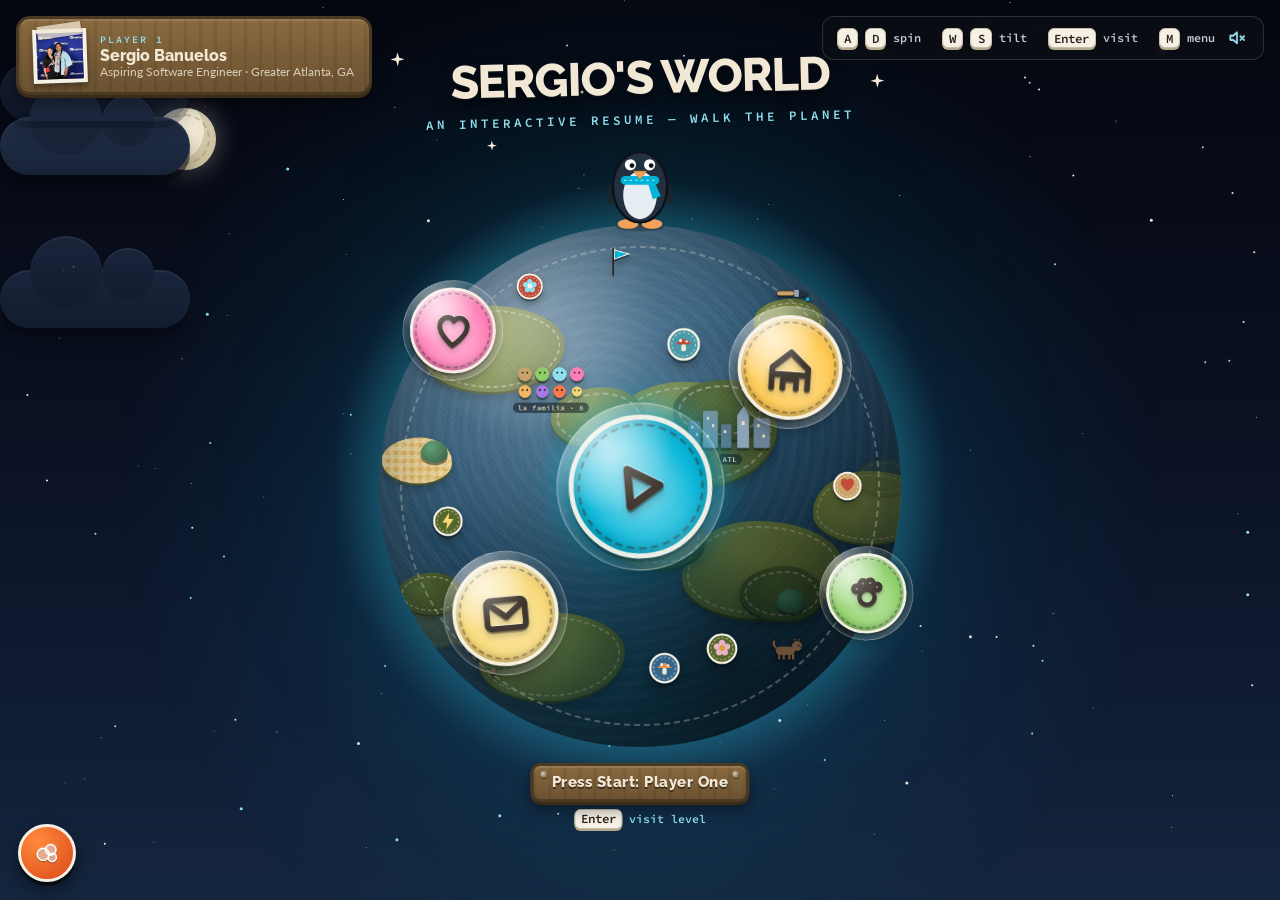
<file: index.html>
<!DOCTYPE html>
<html lang="en">
<head>
  <meta charset="UTF-8" />
  <meta name="viewport" content="width=device-width, initial-scale=1.0" />
  <title>Sergio Banuelos — Portfolio</title>
  <meta http-equiv="refresh" content="0; url=resume-world.html" />
  <link rel="canonical" href="resume-world.html" />
  <style>
    body { background: #05070f; color: #e6edf3; font-family: Arial, sans-serif;
           display: grid; place-items: center; min-height: 100vh; margin: 0; }
    a { color: #00b4d8; }
  </style>
</head>
<body>
  <p>Loading Sergio's World&hellip; if nothing happens, <a href="resume-world.html">enter here</a>
     or view the <a href="resume.html">classic resume</a>.</p>
  <script>window.location.replace('resume-world.html');</script>
</body>
</html>
</file>
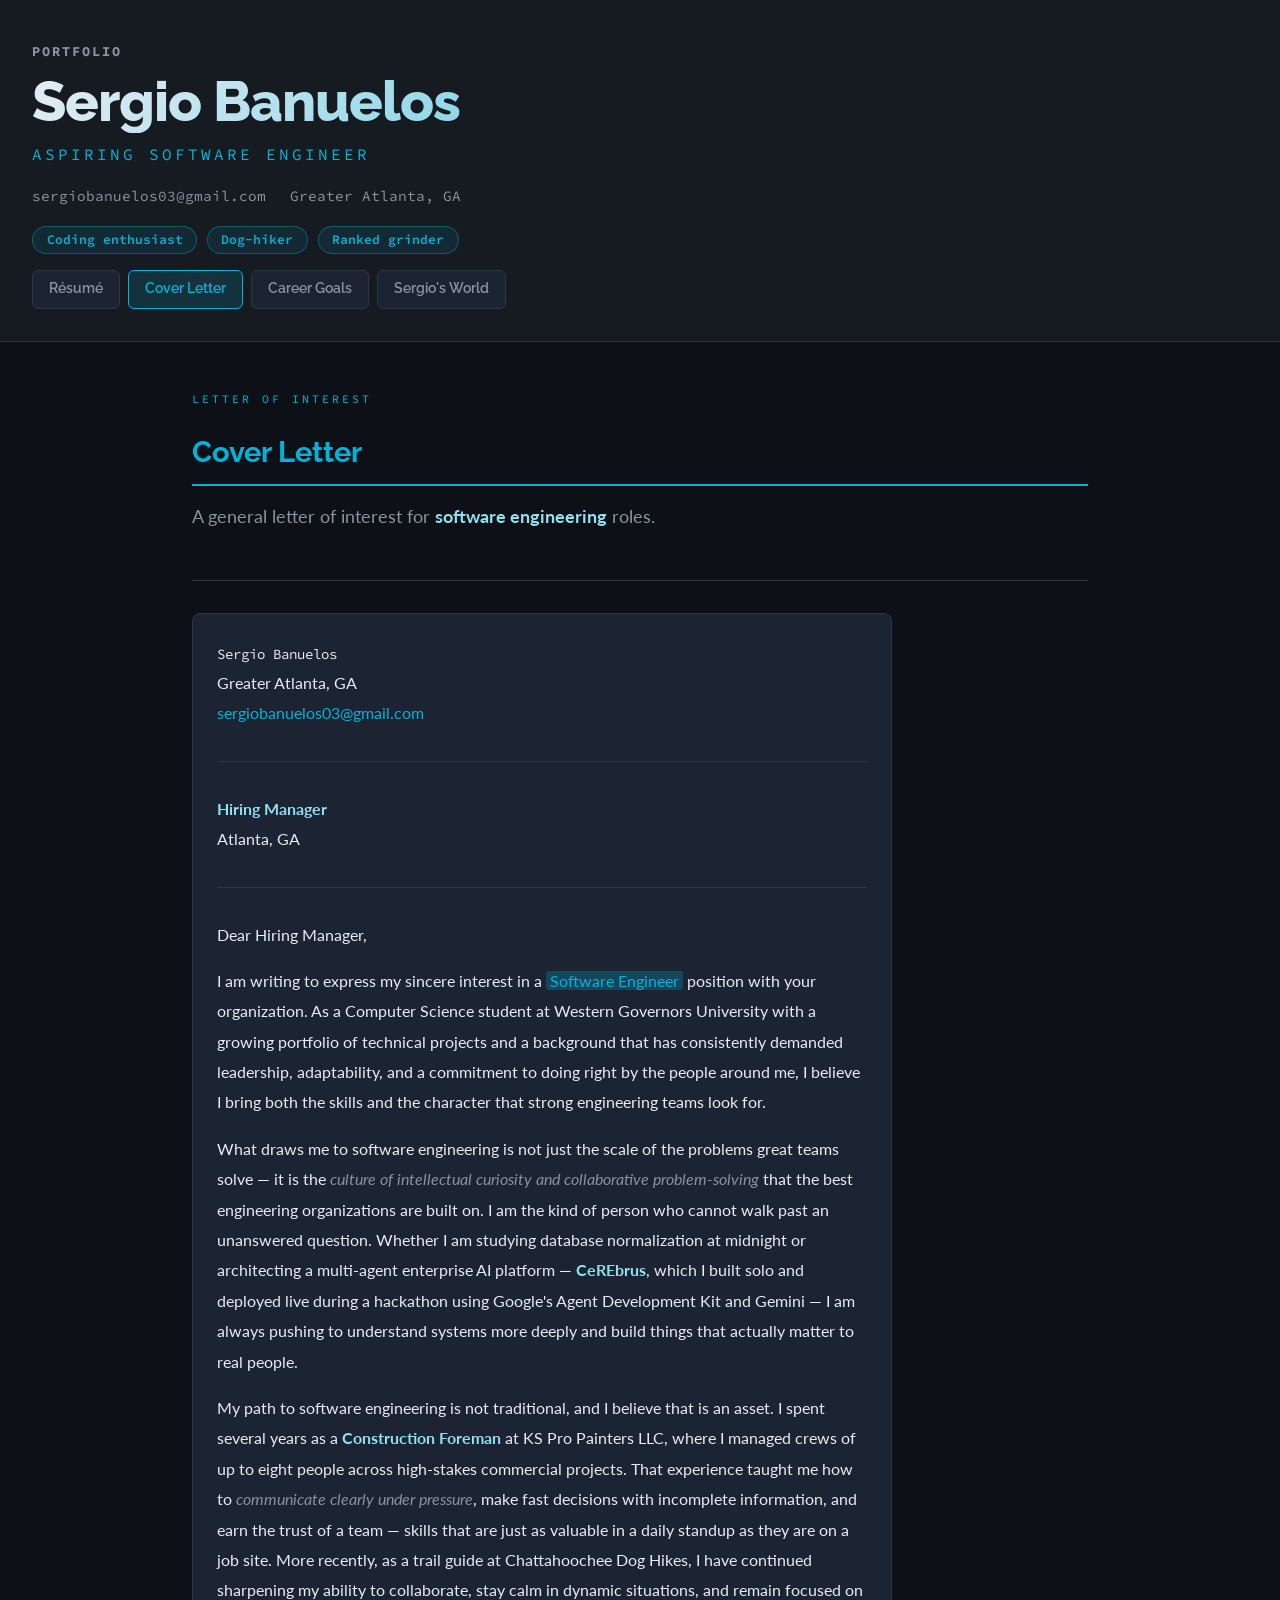
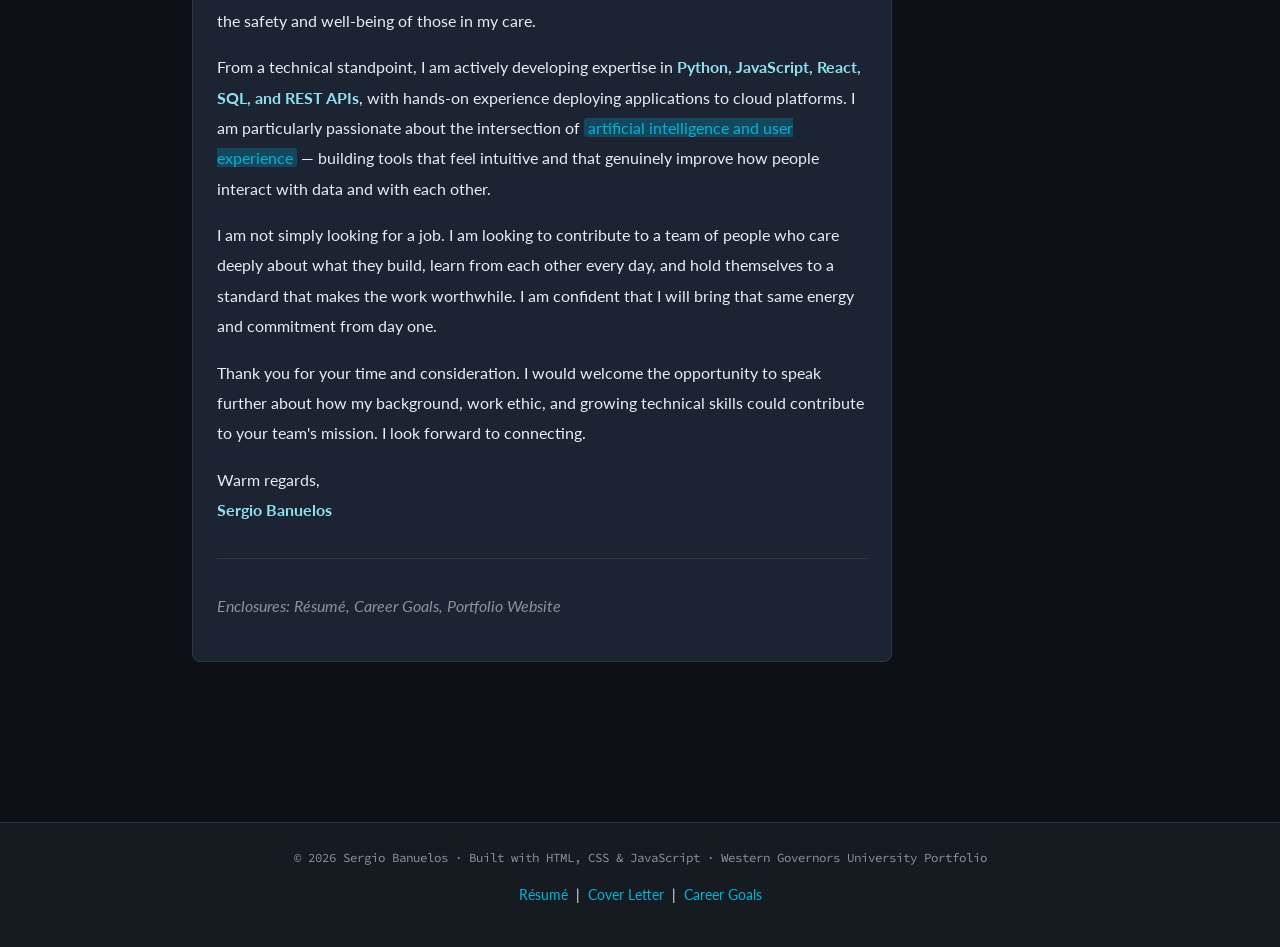
<file: cover-letter.html>
<!DOCTYPE html>
<html lang="en">
<head>
  <meta charset="UTF-8" />
  <meta name="viewport" content="width=device-width, initial-scale=1.0" />
  <title>Cover Letter — Sergio Banuelos</title>
  <link rel="preconnect" href="https://fonts.googleapis.com" />
  <link rel="preconnect" href="https://fonts.gstatic.com" crossorigin />
  <link href="https://fonts.googleapis.com/css2?family=Raleway:wght@300;400;600;700;800&family=Lato:ital,wght@0,400;0,700;1,400&family=Source+Code+Pro:wght@400;600&display=swap" rel="stylesheet" />
  <link rel="stylesheet" href="master.css" />
</head>
<body>

  <!-- HEADER -->
  <header>
    <h5>Portfolio</h5>
    <h1 class="hero-name">Sergio Banuelos</h1>
    <p class="hero-subtitle">Aspiring Software Engineer</p>

    <div class="contact-bar">
      <span><a href="mailto:sergiobanuelos03@gmail.com">sergiobanuelos03@gmail.com</a></span>
      <span>Greater Atlanta, GA</span>
    </div>

    <p class="identity-flair">
      <span class="flair-chip">Coding enthusiast</span>
      <span class="flair-chip">Dog-hiker</span>
      <span class="flair-chip">Ranked grinder</span>
    </p>

    <nav aria-label="Portfolio navigation">
      <a href="resume.html">Résumé</a>
      <a href="cover-letter.html" class="active">Cover Letter</a>
      <a href="career-goals.html">Career Goals</a>
      <a href="resume-world.html">Sergio's World</a>
    </nav>
  </header>

  <!-- MAIN CONTENT -->
  <main>

    <section id="cover-letter-intro">
      <span class="section-label">Letter of Interest</span>
      <h2>Cover Letter</h2>
      <p class="page-intro">
        A general letter of interest for <strong>software engineering</strong> roles.
      </p>
    </section>

    <hr />

    <!-- LETTER -->
    <section id="letter-body">
      <article class="cover-letter-body">

        <p>
          <span class="mono-text">Sergio Banuelos</span><br />
          Greater Atlanta, GA<br />
          <a href="mailto:sergiobanuelos03@gmail.com">sergiobanuelos03@gmail.com</a>
        </p>

        <hr />

        <p>
          <strong>Hiring Manager</strong><br />
          Atlanta, GA
        </p>

        <hr />

        <p>Dear Hiring Manager,</p>

        <p>
          I am writing to express my sincere interest in a <mark>Software Engineer</mark> position with your organization.
          As a Computer Science student at Western Governors University with a growing portfolio of technical projects
          and a background that has consistently demanded leadership, adaptability, and a commitment to doing right by
          the people around me, I believe I bring both the skills and the character that strong engineering teams look for.
        </p>

        <p>
          What draws me to software engineering is not just the scale of the problems great teams solve — it is the <em>culture of intellectual
          curiosity and collaborative problem-solving</em> that the best engineering organizations are built on. I am the kind of person
          who cannot walk past an unanswered question. Whether I am studying database normalization at midnight or architecting a
          multi-agent enterprise AI platform — <strong>CeREbrus</strong>, which I built solo and deployed live during a hackathon using
          Google's Agent Development Kit and Gemini — I am always pushing to understand systems more deeply and build things that
          actually matter to real people.
        </p>

        <p>
          My path to software engineering is not traditional, and I believe that is an asset. I spent several years as a 
          <strong>Construction Foreman</strong> at KS Pro Painters LLC, where I managed crews of up to eight people across
          high-stakes commercial projects. That experience taught me how to <em>communicate clearly under pressure</em>, 
          make fast decisions with incomplete information, and earn the trust of a team — skills that are just as valuable in 
          a daily standup as they are on a job site. More recently, as a trail guide at Chattahoochee Dog Hikes, I have continued 
          sharpening my ability to collaborate, stay calm in dynamic situations, and remain focused on the safety and well-being 
          of those in my care.
        </p>

        <p>
          From a technical standpoint, I am actively developing expertise in <strong>Python, JavaScript, React, SQL, and REST APIs</strong>, 
          with hands-on experience deploying applications to cloud platforms. I am particularly passionate about the intersection 
          of <mark>artificial intelligence and user experience</mark> — building tools that feel intuitive and that genuinely improve 
          how people interact with data and with each other.
        </p>

        <p>
          I am not simply looking for a job. I am looking to contribute to a team of people who care deeply about
          what they build, learn from each other every day, and hold themselves to a standard that makes the work worthwhile. 
          I am confident that I will bring that same energy and commitment from day one.
        </p>

        <p>
          Thank you for your time and consideration. I would welcome the opportunity to speak further about how my background, 
          work ethic, and growing technical skills could contribute to your team's mission. I look forward to connecting.
        </p>

        <p>
          Warm regards,<br />
          <strong>Sergio Banuelos</strong>
        </p>

        <hr />

        <p>
          <em>Enclosures: Résumé, Career Goals, Portfolio Website</em>
        </p>

      </article>
    </section>

  </main>

  <!-- FOOTER -->
  <footer>
    <p id="site-footer-text">
      &copy; 2026 Sergio Banuelos · Built with HTML, CSS &amp; JavaScript · Western Governors University Portfolio
    </p>
    <p><a href="resume.html">Résumé</a> &nbsp;|&nbsp; <a href="cover-letter.html">Cover Letter</a> &nbsp;|&nbsp; <a href="career-goals.html">Career Goals</a></p>
  </footer>

  <!-- Scroll-reveal (progressive enhancement; no frameworks) -->
  <script>
    document.documentElement.classList.add('js');
    document.addEventListener('DOMContentLoaded', function () {
      var targets = document.querySelectorAll('main section, article');
      targets.forEach(function (el) { el.classList.add('reveal'); });

      if (!('IntersectionObserver' in window)) {
        targets.forEach(function (el) { el.classList.add('is-visible'); });
        return;
      }

      var observer = new IntersectionObserver(function (entries) {
        entries.forEach(function (entry) {
          if (entry.isIntersecting) {
            entry.target.classList.add('is-visible');
            observer.unobserve(entry.target);
          }
        });
      }, { threshold: 0.08 });

      targets.forEach(function (el) { observer.observe(el); });
    });
  </script>

</body>
</html>
</file>
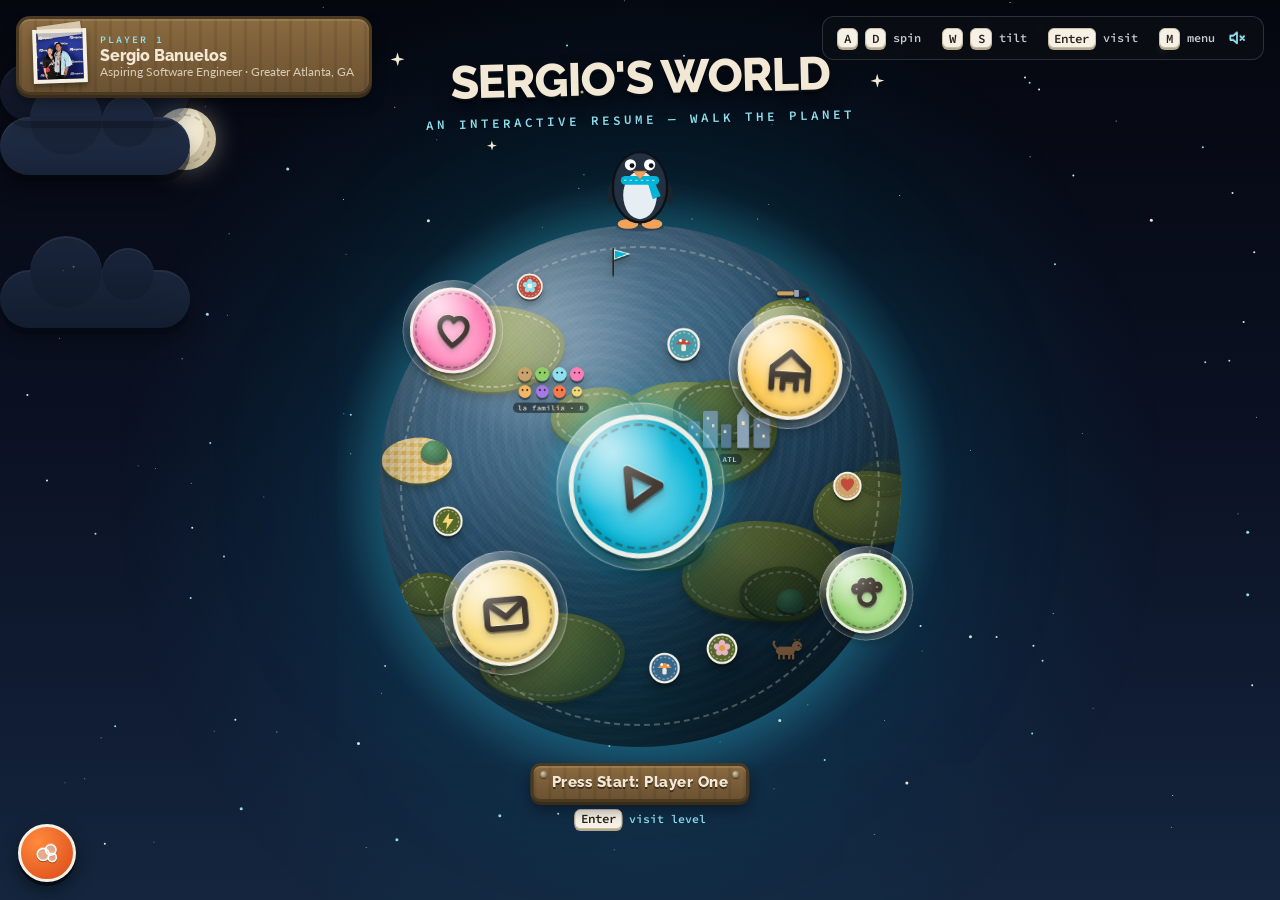
<file: resume-world.html>
<!DOCTYPE html>
<html lang="en">
<head>
  <meta charset="UTF-8" />
  <meta name="viewport" content="width=device-width, initial-scale=1.0" />
  <title>Sergio's World — An Interactive Résumé</title>
  <link rel="preconnect" href="https://fonts.googleapis.com" />
  <link rel="preconnect" href="https://fonts.gstatic.com" crossorigin />
  <link href="https://fonts.googleapis.com/css2?family=Raleway:wght@700;800&family=Lato:wght@400;700&family=Source+Code+Pro:wght@400;600&display=swap" rel="stylesheet" />
  <style>
  /* =====================================================
     SERGIO'S WORLD — a LittleBigPlanet-style resume menu
     Vanilla HTML/CSS/JS. One file. No frameworks.
     ===================================================== */

  :root {
    /* night sky */
    --sky-zenith: #05070f;
    --sky-mid: #0b1123;
    --sky-low: #101c33;
    --sky-horizon: #14263e;
    /* craft materials */
    --felt-light: #57a06b;
    --felt-mid: #3e7c4f;
    --felt-dark: #2f5d3c;
    --felt-deepest: #1f4029;
    --kraft-light: #c9a36b;
    --kraft-mid: #a5804f;
    --kraft-dark: #8a6a3f;
    --kraft-edge: #5c4629;
    --wood-light: #8a6a3f;
    --wood-dark: #6b5232;
    --wood-border: #4a3a22;
    --paper: #f6f1e6;
    --paper-aged: #f2e8d5;
    --thread: #efe3c8;
    --ink: #2a2118;
    --ink-soft: #4a3f30;
    /* brand */
    --accent-cyan: #00b4d8;
    --accent-light: #90e0ef;
    --text-primary: #e6edf3;
    --font-heading: 'Raleway', Verdana, sans-serif;
    --font-body: 'Lato', Arial, sans-serif;
    --font-mono: 'Source Code Pro', Consolas, monospace;
    /* geometry — the globe is a floating centerpiece */
    --globe-d: clamp(280px, 58vmin, 620px);   /* globe diameter */
    --gy: 54vh;                               /* globe center Y */
  }

  * { box-sizing: border-box; margin: 0; padding: 0; }

  html, body { height: 100%; }

  body {
    font-family: var(--font-body);
    color: var(--text-primary);
    background: linear-gradient(180deg, var(--sky-zenith) 0%, var(--sky-mid) 48%, var(--sky-low) 78%, var(--sky-horizon) 100%);
    overflow: hidden;
  }

  button { font: inherit; color: inherit; background: none; border: none; cursor: pointer; }
  img { max-width: 100%; display: block; }
  a { color: var(--accent-cyan); }

  .sr-only {
    position: absolute; width: 1px; height: 1px;
    overflow: hidden; clip: rect(0 0 0 0); white-space: nowrap;
  }

  /* ============ SKY — day/night follows the visitor's clock ============ */

  /* daytime layer cross-fades over the night gradient on <body> */
  .sky-day {
    position: fixed; inset: 0; z-index: 0; pointer-events: none;
    background: linear-gradient(180deg, #6ea7cf 0%, #9cc4e0 42%, #cfd9d2 74%, #ecdfc0 100%);
    opacity: 0; transition: opacity 4s ease;
  }
  html.day .sky-day { opacity: 1; }

  .sky-glow {
    position: fixed; left: 50%; top: var(--gy);
    width: calc(var(--globe-d) * 2.1); height: calc(var(--globe-d) * 2.1);
    transform: translate(-50%, -50%);
    border-radius: 50%;
    background: radial-gradient(circle at 50% 50%, rgba(0,180,216,.20) 0%, rgba(0,180,216,.07) 42%, transparent 68%);
    pointer-events: none; z-index: 1;
    transition: opacity 4s ease;
  }
  html.day .sky-glow { opacity: .45; }

  .stars { position: fixed; inset: 0; pointer-events: none; z-index: 0; transition: opacity 4s ease; }
  html.day .stars { opacity: 0; }
  .star-layer { position: absolute; top: 0; left: 0; border-radius: 50%; }
  .star-s { width: 1px; height: 1px; }
  .star-m { width: 2px; height: 2px; animation: twinkle 4.2s ease-in-out infinite alternate; }
  .star-l { width: 3px; height: 3px; animation: twinkle 2.3s ease-in-out -1.1s infinite alternate; }
  @keyframes twinkle { from { opacity: 1; } to { opacity: .35; } }

  /* occasional shooting-star glimmer (night only) */
  .shoot {
    position: fixed; width: 90px; height: 2px; border-radius: 1px;
    background: linear-gradient(90deg, transparent, #f2e8d5);
    opacity: 0; pointer-events: none; z-index: 0;
    transform: rotate(-24deg);
  }
  .shoot-1 { top: 16vh; left: 72vw; animation: shoot 17s linear infinite; }
  .shoot-2 { top: 9vh; left: 34vw; animation: shoot 23s linear -11s infinite; }
  @keyframes shoot {
    0%, 91% { opacity: 0; transform: translate(0, 0) rotate(-24deg); }
    93% { opacity: .9; }
    100% { opacity: 0; transform: translate(-38vw, 17vh) rotate(-24deg); }
  }
  html.day .shoot { display: none; }

  /* paper moon (night) and cardboard sun (day) */
  #moon {
    position: fixed; top: 12vh; left: 12vw; width: 62px; height: 62px;
    border-radius: 50%; pointer-events: none; z-index: 1;
    background: radial-gradient(circle at 38% 35%, #fdf8e9, #e5d9b8 78%);
    box-shadow: inset -12px -8px 0 rgba(140,125,90,.28), 0 0 26px rgba(242,232,213,.35);
    transition: opacity 4s ease;
  }
  #moon::after {
    content: ""; position: absolute; inset: 6px; border-radius: 50%;
    border: 2px dashed rgba(140,125,90,.35);
  }
  html.day #moon { opacity: 0; }

  #sun {
    position: fixed; top: 11vh; right: 11vw; width: 86px; height: 86px;
    pointer-events: none; z-index: 1;
    opacity: 0; transition: opacity 4s ease;
  }
  html.day #sun { opacity: 1; }
  #sun .rays {
    position: absolute; inset: 0;
    background: repeating-conic-gradient(from 0deg, rgba(249,217,118,.85) 0 12deg, transparent 12deg 30deg);
    border-radius: 50%;
    animation: sun-spin 70s linear infinite;
  }
  #sun .core {
    position: absolute; inset: 18px; border-radius: 50%;
    background: radial-gradient(circle at 36% 32%, #fbe9a6, #f3a712 88%);
    border: 3px solid #f6f1e6;
    box-shadow: 0 2px 0 rgba(0,0,0,.15), 0 0 30px rgba(249,217,118,.5);
  }
  #sun .core::after {
    content: ""; position: absolute; inset: 5px; border-radius: 50%;
    border: 2px dashed rgba(122,87,8,.35);
  }
  @keyframes sun-spin { to { transform: rotate(360deg); } }

  html.day .cloud { filter: brightness(2.4) saturate(.45); }
  .cloud { transition: filter 4s ease; }

  /* dimensional emboss for UI icons everywhere (the penguin keeps its flat indie look) */
  .tbtn svg, #popit-btn svg, #btn-sound svg, .lv-nav svg, .lv-close svg,
  .contact-list svg, .big-contacts svg, .medal .orb svg, .paw svg {
    filter: drop-shadow(0 -1px 0 rgba(255,255,255,.28)) drop-shadow(0 1.5px 0 rgba(0,0,0,.35));
  }

  .cloud {
    position: fixed; width: 190px; height: 58px; border-radius: 40px;
    background: linear-gradient(180deg, #223049 0%, #182338 100%);
    box-shadow: inset 0 2px 0 rgba(255,255,255,.07), 0 7px 0 rgba(5,8,15,.55), 0 14px 20px rgba(0,0,0,.35);
    pointer-events: none; z-index: 1;
  }
  .cloud::before, .cloud::after {
    content: ""; position: absolute; border-radius: 50%;
    background: inherit; box-shadow: inset 0 2px 0 rgba(255,255,255,.07);
  }
  .cloud::before { width: 72px; height: 72px; top: -34px; left: 30px; }
  .cloud::after  { width: 52px; height: 52px; top: -22px; right: 36px; }
  .cloud-1 { top: 13vh; animation: drift-1 95s linear -30s infinite; }
  .cloud-2 { top: 30vh; opacity: .7; animation: drift-2 140s linear -80s infinite; }
  .cloud-3 { top: 7vh;  opacity: .5; animation: drift-3 180s linear -120s infinite; }
  @keyframes drift-1 { from { transform: translate3d(-260px,0,0); } to { transform: translate3d(110vw,0,0); } }
  @keyframes drift-2 { from { transform: translate3d(-260px,0,0) scale(.65); } to { transform: translate3d(110vw,0,0) scale(.65); } }
  @keyframes drift-3 { from { transform: translate3d(-260px,0,0) scale(.45); } to { transform: translate3d(110vw,0,0) scale(.45); } }

  /* ============ WORLD SCENE (zooms on level entry) ============ */

  #scene { position: fixed; inset: 0; z-index: 2; touch-action: none; }
  body { overscroll-behavior: none; }

  /* ============ PLANET ============ */

  /* breathing aura ring behind the planet — LBP pod-planet glow */
  #planet-aura {
    position: fixed; left: 50%; top: var(--gy);
    width: calc(var(--globe-d) * 1.22); height: calc(var(--globe-d) * 1.22);
    margin: 0; transform: translate(-50%, -50%);
    border-radius: 50%; pointer-events: none; z-index: 1;
    background: radial-gradient(circle,
      transparent 38%, rgba(0,180,216,.28) 46%, rgba(144,224,239,.14) 55%, transparent 68%);
    animation: aura-breathe 6s ease-in-out infinite;
  }
  @keyframes aura-breathe {
    0%, 100% { transform: translate(-50%, -50%) scale(1); opacity: .8; }
    50% { transform: translate(-50%, -50%) scale(1.05); opacity: 1; }
  }

  #planet {
    position: fixed;
    left: 50%; top: var(--gy);
    width: var(--globe-d); height: var(--globe-d);
    transform: translate(-50%, -50%);
    border-radius: 50%;
    overflow: hidden;   /* clips landmass decals to the sphere */
    /* deep navy fabric ocean with swirl ribs — LBP planet base */
    background:
      repeating-radial-gradient(circle at 42% 38%, rgba(255,255,255,.03) 0 5px, transparent 5px 13px),
      repeating-radial-gradient(circle at 50% 42%, rgba(255,255,255,.02) 0 2px, transparent 2px 7px),
      radial-gradient(circle at 44% 36%, #35678a 0%, #26506e 42%, #193c55 68%, #10293c 100%);
    z-index: 2;
  }
  /* felt crosshatch weave */
  #planet::before {
    content: ""; position: absolute; inset: 0; border-radius: 50%;
    background:
      repeating-linear-gradient(45deg,  rgba(255,255,255,.02)  0 1px, transparent 1px 4px),
      repeating-linear-gradient(-45deg, rgba(0,0,0,.045) 0 1px, transparent 1px 4px);
    z-index: 3;
  }

  /* fixed lighting overlay — light source stays put while the surface spins */
  #planet-light {
    position: fixed;
    left: 50%; top: var(--gy);
    width: var(--globe-d); height: var(--globe-d);
    transform: translate(-50%, -50%);
    border-radius: 50%;
    pointer-events: none; z-index: 3;
    background:
      radial-gradient(circle at 36% 26%, rgba(255,255,255,.24), transparent 44%),
      radial-gradient(circle at 30% 18%, rgba(255,255,255,.28), transparent 22%),
      radial-gradient(circle at 68% 82%, rgba(2,10,16,.62), transparent 60%),
      radial-gradient(circle at 50% 98%, rgba(0,180,216,.18), transparent 38%);
    box-shadow:
      inset -2vmin -3.5vmin 10vmin rgba(2,10,16,.6),
      inset 2vmin 3vmin 9vmin rgba(255,255,255,.13),
      0 0 7vmin rgba(0,180,216,.30),
      0 0 22vmin rgba(0,180,216,.13);
  }
  /* stitched "equator" seam hint on the lighting layer */
  #planet-light::after {
    content: ""; position: absolute; inset: 4%; border-radius: 50%;
    border: 2px dashed rgba(242,232,213,.28);
  }

  /* landmass decals — positioned on the sphere by JS 3D projection.
     Default = big olive-green felt continent (LBP khaki land) */
  .geo {
    position: absolute; left: 0; top: 0;
    width: 36%; height: 22%;
    border-radius: 46% 54% 52% 48% / 58% 44% 56% 42%;
    background:
      repeating-linear-gradient(45deg, rgba(255,255,255,.04) 0 1px, transparent 1px 4px),
      radial-gradient(circle at 38% 30%, #8a9a48 0%, #6d7f36 48%, #55672a 82%);
    box-shadow: 0 3px 0 #3e4c1e, 0 8px 14px rgba(0,0,0,.3);
    will-change: transform, opacity;
    pointer-events: none;
  }
  .geo::after {
    content: ""; position: absolute; inset: 6px;
    border-radius: inherit; border: 2px dashed rgba(242,232,213,.5);
  }
  .geo.small { width: 20%; height: 13%; border-radius: 55% 45% 48% 52% / 50% 55% 45% 50%; }
  .geo.mossy {
    background:
      repeating-linear-gradient(-45deg, rgba(0,0,0,.06) 0 2px, transparent 2px 5px),
      radial-gradient(circle at 40% 32%, #57702e, #3e5222 80%);
    box-shadow: 0 3px 0 #2b3a16, 0 8px 14px rgba(0,0,0,.3);
  }
  .geo.kraft {
    background:
      repeating-linear-gradient(90deg, rgba(0,0,0,.06) 0 5px, transparent 5px 11px),
      linear-gradient(145deg, var(--kraft-light) 0%, var(--kraft-mid) 55%, var(--kraft-dark) 100%);
    box-shadow: 0 3px 0 var(--kraft-edge), 0 8px 14px rgba(0,0,0,.3);
  }
  .geo.bush {
    width: 7%; height: 6%;
    border-radius: 50% 50% 45% 55% / 60% 60% 40% 40%;
    background: radial-gradient(circle at 35% 30%, #57a06b, #2f5d3c 80%);
    box-shadow: 0 3px 0 rgba(3,9,6,.5);
  }
  .geo.bush::after { display: none; }

  /* patchwork fabric materials — the LBP quilt look */
  .geo.feltg {
    background:
      repeating-linear-gradient(45deg, rgba(255,255,255,.03) 0 1px, transparent 1px 4px),
      radial-gradient(circle at 38% 30%, var(--felt-light), var(--felt-dark) 82%);
  }
  .geo.denim {
    background:
      repeating-linear-gradient(55deg, rgba(255,255,255,.07) 0 2px, transparent 2px 5px),
      linear-gradient(145deg, #6b8db0, #46688a);
  }
  .geo.cord {
    background:
      repeating-linear-gradient(90deg, rgba(0,0,0,.14) 0 3px, transparent 3px 7px),
      linear-gradient(145deg, #e8944a, #c26d2e);
  }
  .geo.pinkf {
    background:
      repeating-linear-gradient(-45deg, rgba(255,255,255,.05) 0 1px, transparent 1px 4px),
      radial-gradient(circle at 35% 30%, #f2a1c4, #d76d9d 85%);
  }
  .geo.gingham {
    background:
      repeating-linear-gradient(0deg, rgba(255,255,255,.28) 0 6px, transparent 6px 12px),
      repeating-linear-gradient(90deg, rgba(255,255,255,.28) 0 6px, transparent 6px 12px),
      #e0b44e;
  }

  /* ambient LBP score-bubbles drifting up through the scene */
  .bubble {
    position: fixed; border-radius: 50%; pointer-events: none;
    background:
      radial-gradient(circle at 30% 25%, rgba(255,255,255,.55), rgba(255,255,255,.06) 42%, transparent 60%),
      radial-gradient(circle at 70% 75%, rgba(144,224,239,.25), transparent 55%);
    border: 1px solid rgba(255,255,255,.3);
    box-shadow: inset 0 0 8px rgba(144,224,239,.25), 0 0 12px rgba(144,224,239,.18);
    opacity: 0;
  }
  .bubble.front { z-index: 8; }
  .bubble.back { z-index: 1; }
  .bubble.a { animation: bub-a var(--dur) linear var(--delay) infinite; }
  .bubble.b { animation: bub-b var(--dur) linear var(--delay) infinite; }
  @keyframes bub-a {
    0% { transform: translateY(104vh) translateX(0); opacity: 0; }
    8% { opacity: .85; }
    55% { transform: translateY(46vh) translateX(22px); }
    92% { opacity: .7; }
    100% { transform: translateY(-8vh) translateX(-14px); opacity: 0; }
  }
  @keyframes bub-b {
    0% { transform: translateY(104vh) translateX(0); opacity: 0; }
    8% { opacity: .7; }
    50% { transform: translateY(50vh) translateX(-26px); }
    92% { opacity: .6; }
    100% { transform: translateY(-8vh) translateX(16px); opacity: 0; }
  }

  /* standing props on the sphere — projected like markers, non-interactive */
  .prop {
    position: fixed; left: 0; top: 0; width: 0; height: 0; overflow: visible;
    pointer-events: none; will-change: transform, opacity;
    z-index: 4;
  }
  .prop svg { position: absolute; overflow: visible;
    /* stacked-paper 3D lift off the felt surface */
    filter: drop-shadow(0 3px 0 rgba(3,9,6,.4)) drop-shadow(0 7px 7px rgba(0,0,0,.28));
  }
  .prop svg .ln { stroke: #2a2118; stroke-width: 2; stroke-linecap: round; stroke-linejoin: round; fill: none; }
  .prop .prop-tag {
    position: absolute; left: 50%; transform: translateX(-50%);
    white-space: nowrap;
    font: 600 9px var(--font-mono); letter-spacing: 1px;
    color: var(--paper-aged); text-shadow: 0 1px 0 rgba(0,0,0,.5);
    background: rgba(13,17,23,.55); border-radius: 6px; padding: 1px 6px;
  }

  /* ============ LEVEL MARKERS ============ */

  .marker {
    /* screen position + depth scale are written by the JS 3D projection */
    position: fixed; left: 0; top: 0; width: 0; height: 0; overflow: visible;
    will-change: transform, opacity;
    z-index: 5;
  }
  .sticker {
    --tilt: -4deg;
    --sz: clamp(74px, 13vmin, 120px);
    /* embroidered stitch ring just inside the die-cut border */
    outline: 2px dashed rgba(42,33,24,.42);
    outline-offset: -9px;
    position: absolute; left: calc(var(--sz) / -2); top: calc(var(--sz) / -2);
    width: var(--sz); height: var(--sz);
    border-radius: 50%;
    display: grid; place-items: center;
    background:
      radial-gradient(circle at 32% 24%, rgba(255,255,255,.6), transparent 44%),
      radial-gradient(circle at 50% 55%, var(--lv-hi) 0%, var(--lv) 55%, var(--lv-deep) 130%);
    border: 4px solid var(--paper);
    box-shadow: 0 3px 0 rgba(0,0,0,.28), 0 10px 18px rgba(0,0,0,.45),
                inset 0 4px 7px rgba(255,255,255,.4), inset 0 -5px 10px rgba(0,0,0,.28);
    /* scale via the independent `scale` property so the JS depth transform
       on the parent never re-triggers a transition */
    transition: scale .25s cubic-bezier(.34,1.56,.64,1), box-shadow .25s ease;
    transform: rotate(var(--tilt));
    animation: stk-bob 2.8s ease-in-out infinite alternate;
  }
  @keyframes stk-bob {
    from { transform: rotate(var(--tilt)) translateY(-2px); }
    to   { transform: rotate(var(--tilt)) translateY(3px); }
  }
  /* soft per-level color aura behind each prize bubble */
  .sticker::before {
    content: ""; position: absolute; inset: -20%; border-radius: 50%; z-index: -1;
    background: radial-gradient(circle, var(--lv) 0%, transparent 62%);
    opacity: .34; filter: blur(6px);
  }
  /* glassy prize-bubble shell over the sticker face */
  .sticker::after {
    content: ""; position: absolute; inset: -13%; border-radius: 50%;
    background:
      radial-gradient(circle at 30% 22%, rgba(255,255,255,.55), rgba(255,255,255,.08) 38%, transparent 55%),
      radial-gradient(circle at 72% 82%, rgba(255,255,255,.16), transparent 45%);
    border: 1.5px solid rgba(255,255,255,.4);
    box-shadow: inset 0 0 14px rgba(255,255,255,.22);
    pointer-events: none;
  }
  .marker:nth-of-type(odd)  .sticker { --tilt: -5deg; }
  .marker:nth-of-type(even) .sticker { --tilt: 4deg; }
  .marker:nth-of-type(3n)   .sticker { animation-delay: -.9s; }
  .marker:nth-of-type(3n+1) .sticker { animation-delay: -1.9s; }
  .marker.active .sticker::before { animation: aura-pulse 1.6s ease-in-out infinite; }
  @keyframes aura-pulse {
    0%, 100% { opacity: .4; transform: scale(1); }
    50% { opacity: .75; transform: scale(1.14); }
  }
  .marker:hover .sticker, .marker:focus-visible .sticker { scale: 1.12; }
  .marker:focus-visible .sticker { outline: 3px solid var(--accent-light); outline-offset: 3px; }
  .marker.active .sticker {
    scale: 1.18;
    box-shadow: 0 .35vmin 0 rgba(0,0,0,.28), 0 1.2vmin 2.2vmin rgba(0,0,0,.45),
                inset 0 -.6vmin 1.2vmin rgba(0,0,0,.2),
                0 0 3vmin var(--lv), 0 0 7vmin rgba(0,180,216,.35);
  }
  .sticker svg { width: 55%; height: 55%;
    /* embossed 3D: top highlight + hard extrusion + soft depth (penguin stays flat) */
    filter: drop-shadow(0 -1px 0 rgba(255,255,255,.5))
            drop-shadow(0 2px 0 rgba(0,0,0,.38))
            drop-shadow(0 4px 3px rgba(0,0,0,.22));
  }
  .sticker svg * { stroke: var(--ink); stroke-width: 2.6; stroke-linecap: round; stroke-linejoin: round; fill: none; }

  /* per-level accent trios */
  .marker[data-level="start"]    { --lv-hi:#90e0ef; --lv:#00b4d8; --lv-deep:#036e86; }
  .marker[data-level="foreman"]  { --lv-hi:#ffe3a1; --lv:#ffc94d; --lv-deep:#a8720e; }
  .marker[data-level="trail"]    { --lv-hi:#c4ecad; --lv:#8fd06a; --lv-deep:#4a8a2a; }
  .marker[data-level="wgu"]      { --lv-hi:#ffd9a1; --lv:#f4b860; --lv-deep:#9c6a1c; }
  .marker[data-level="dinero"]   { --lv-hi:#ffd485; --lv:#f3a712; --lv-deep:#9c6a06; }
  .marker[data-level="valorant"] { --lv-hi:#ff9aa4; --lv:#ff4655; --lv-deep:#a31220; }
  .marker[data-level="cerebrus"] { --lv-hi:#ffb391; --lv:#ff7847; --lv-deep:#ad3d14; }
  .marker[data-level="homebase"] { --lv-hi:#ffc2dd; --lv:#ff7eb6; --lv-deep:#c2417e; }
  .marker[data-level="contact"]  { --lv-hi:#fbe9a6; --lv:#f9d976; --lv-deep:#a37d18; }

  /* ============ PENGUIN ============ */

  #penguin {
    position: fixed; left: 50%; top: calc(var(--gy) - var(--globe-d) / 2 + 10px);
    transform: translate(-50%, -100%);
    z-index: 16; pointer-events: none;   /* above the JS marker range (max 15) */
    will-change: transform;
  }
  #pg-svg { width: 96px; height: auto; overflow: visible; }
  #pg-root { transform-origin: 60px 132px; }
  #pg-facing { transform-origin: 60px 84px; transition: transform .18s ease; }
  #pg-waddle { transform-origin: 60px 132px; animation: breathe 2.6s ease-in-out infinite; }
  #pg-waddle.walking { animation: waddle .7s linear infinite; }
  @keyframes breathe { 0%, 100% { transform: scale(1,1); } 50% { transform: scale(1.015,.985); } }
  @keyframes waddle {
    0%   { transform: rotate(-4deg) scale(1.03,.96); }
    25%  { transform: rotate(0deg)  scale(.97,1.04) translateY(-3px); }
    50%  { transform: rotate(4deg)  scale(1.03,.96); }
    75%  { transform: rotate(0deg)  scale(.97,1.04) translateY(-3px); }
    100% { transform: rotate(-4deg) scale(1.03,.96); }
  }
  #pg-flipper-l { transform-origin: 30px 72px; }
  #pg-flipper-r { transform-origin: 90px 72px; }
  .walking #pg-flipper-l { animation: flap-l .7s linear infinite; }
  .walking #pg-flipper-r { animation: flap-r .7s linear infinite; }
  @keyframes flap-l { 0%,100% { transform: rotate(-10deg); } 50% { transform: rotate(14deg); } }
  @keyframes flap-r { 0%,100% { transform: rotate(10deg); } 50% { transform: rotate(-14deg); } }
  #scarf-tail { transform-origin: 72px 80px; animation: scarf-sway 1.9s ease-in-out infinite alternate; }
  @keyframes scarf-sway { from { transform: rotate(-6deg); } to { transform: rotate(6deg); } }
  .lid { transform: scaleY(0); }

  /* prompt pill above penguin */
  #prompt {
    position: fixed; left: 50%; top: calc(var(--gy) + var(--globe-d) / 2 + 16px);
    transform: translateX(-50%) translateY(8px);
    opacity: 0; transition: opacity .18s ease-out, transform .18s ease-out;
    z-index: 17; pointer-events: none;   /* above markers and penguin */
    text-align: center;
  }
  #prompt.show { opacity: 1; transform: translateX(-50%) translateY(0); }
  .sign {
    position: relative; display: inline-block; padding: .45rem 1.15rem;
    font: 800 .95rem/1.25 var(--font-heading); letter-spacing: .5px;
    color: var(--paper-aged); text-shadow: 0 2px 0 rgba(0,0,0,.45);
    background:
      repeating-linear-gradient(90deg, rgba(0,0,0,.08) 0 3px, transparent 3px 15px),
      linear-gradient(180deg, var(--wood-light) 0%, var(--wood-dark) 100%);
    border: 3px solid var(--wood-border); border-radius: 10px;
    box-shadow: 0 3px 0 #3a2c18, 0 8px 14px rgba(0,0,0,.4), inset 0 2px 0 rgba(255,255,255,.12);
  }
  .sign::before, .sign::after {
    content: ""; position: absolute; top: 5px; width: 7px; height: 7px; border-radius: 50%;
    background: radial-gradient(circle at 35% 35%, #d9cdb4, #7a6a4d 70%);
    box-shadow: 0 1px 1px rgba(0,0,0,.5);
  }
  .sign::before { left: 7px; } .sign::after { right: 7px; }
  #prompt .hint { display: block; margin-top: .4rem; font: 600 .72rem var(--font-mono); color: var(--accent-light); }

  .key {
    display: inline-block; min-width: 1.7em; padding: .12em .45em; text-align: center;
    border-radius: 6px; background: var(--paper); color: var(--ink);
    border: 1px solid #c9bda4; box-shadow: 0 2px 0 #b3a78c;
    font: 600 .78rem var(--font-mono);
  }

  /* ============ HUD ============ */

  #hud-player {
    position: fixed; top: 16px; left: 16px; z-index: 10;
    display: flex; align-items: center; gap: .8rem;
    padding: .6rem .9rem;
    background:
      repeating-linear-gradient(90deg, rgba(0,0,0,.08) 0 3px, transparent 3px 15px),
      linear-gradient(180deg, var(--wood-light) 0%, var(--wood-dark) 100%);
    border: 3px solid var(--wood-border); border-radius: 14px;
    box-shadow: 0 3px 0 #3a2c18, 0 8px 14px rgba(0,0,0,.4), inset 0 2px 0 rgba(255,255,255,.12);
  }
  #hud-player .photo {
    position: relative; width: 54px; height: 54px; flex: none;
    border: 4px solid var(--paper); transform: rotate(-2deg);
    box-shadow: 0 3px 6px rgba(0,0,0,.4);
  }
  #hud-player .photo img { width: 100%; height: 100%; object-fit: cover; }
  #hud-player .tape {
    position: absolute; top: -9px; left: 50%; width: 44px; height: 13px;
    transform: translateX(-50%) rotate(-6deg);
    background: rgba(242,232,213,.75); box-shadow: 0 1px 2px rgba(0,0,0,.25);
  }
  #hud-player .tag { font: 600 .62rem var(--font-mono); letter-spacing: 2px; color: var(--accent-light); text-transform: uppercase; }
  #hud-player .name { font: 800 1rem var(--font-heading); color: var(--paper-aged); line-height: 1.2; }
  #hud-player .sub { font: 400 .72rem var(--font-body); color: rgba(242,232,213,.8); }

  #hud-hint {
    position: fixed; top: 16px; right: 16px; z-index: 10;
    display: flex; align-items: center; gap: .6rem;
    padding: .55rem .85rem;
    font: 600 .74rem var(--font-mono); color: rgba(230,237,243,.85);
    background: rgba(13,17,23,.55); border: 1px solid rgba(48,54,61,.9); border-radius: 12px;
    backdrop-filter: blur(3px);
  }
  #btn-sound { display: inline-flex; padding: .15rem; border-radius: 8px; }
  #btn-sound svg { width: 20px; height: 20px; stroke: var(--accent-light); stroke-width: 2; fill: none; stroke-linecap: round; stroke-linejoin: round; }
  #btn-sound .on-wave { display: none; }
  #btn-sound.on .on-wave { display: block; }
  #btn-sound.on .off-x { display: none; }
  #btn-sound:focus-visible { outline: 2px solid var(--accent-light); }

  /* ============ POPIT ============ */

  #popit-btn {
    position: fixed; left: 18px; bottom: max(18px, env(safe-area-inset-bottom)); z-index: 20;
    width: 58px; height: 58px; border-radius: 50%;
    background: radial-gradient(circle at 32% 28%, #ff8a3d, #e2571f 78%);
    border: 3px solid var(--paper);
    box-shadow: 0 4px 0 rgba(0,0,0,.5), 0 8px 18px rgba(0,0,0,.45);
    display: grid; place-items: center;
    transition: transform .18s cubic-bezier(.34,1.56,.64,1);
  }
  #popit-btn:hover, #popit-btn:focus-visible { transform: scale(1.08); }
  #popit-btn:focus-visible { outline: 3px solid var(--accent-light); outline-offset: 2px; }
  #popit-btn svg { width: 30px; height: 30px; }

  #popit {
    position: fixed; left: 18px; bottom: 90px; z-index: 21;
    width: min(360px, calc(100vw - 36px));
    max-height: min(66vh, 560px);
    display: flex; flex-direction: column;
    background: #2a3550; border-radius: 24px;
    box-shadow: 0 14px 40px rgba(0,0,0,.6);
    transform-origin: bottom left;
    transform: scale(.2); opacity: 0; pointer-events: none;
    visibility: hidden;
    transition: transform .3s cubic-bezier(.34,1.56,.64,1), opacity .2s ease, visibility 0s .3s;
  }
  #popit.open { transform: scale(1); opacity: 1; pointer-events: auto; visibility: visible; transition-delay: 0s, 0s, 0s; }
  #popit::before {
    content: ""; position: absolute; inset: 7px; border-radius: 18px;
    border: 2px dashed rgba(255,255,255,.3); pointer-events: none;
  }
  #popit::after {
    content: ""; position: absolute; left: 26px; bottom: -12px;
    border: 12px solid transparent; border-top-color: #2a3550; border-bottom: 0;
  }
  .popit-tabs { display: flex; gap: .5rem; padding: 1rem 1.1rem .4rem; }
  .popit-tab {
    font: 700 .78rem var(--font-heading); letter-spacing: .08em;
    color: rgba(230,237,243,.65); padding: .35rem .8rem; border-radius: 9px;
  }
  .popit-tab[aria-selected="true"] { background: rgba(0,180,216,.2); color: var(--accent-light); }
  .popit-tab:focus-visible { outline: 2px solid var(--accent-light); }
  .popit-body { padding: .6rem 1.1rem 1.1rem; overflow-y: auto; }
  .popit-group { font: 600 .62rem var(--font-mono); letter-spacing: 2px; color: rgba(144,224,239,.75); margin: .8rem 0 .45rem; }
  .popit-group:first-child { margin-top: .2rem; }
  .sk-row { display: flex; flex-wrap: wrap; gap: .45rem; }
  .sk {
    position: relative; padding: .3rem .95rem .3rem .65rem; border-radius: 10px;
    background: var(--paper); color: var(--ink);
    border: 3px solid #fff; box-shadow: 0 2px 0 rgba(0,0,0,.25);
    font: 700 .78rem var(--font-body);
    transition: transform .15s ease, box-shadow .15s ease;
  }
  .sk:nth-child(3n)   { transform: rotate(-2deg); }
  .sk:nth-child(3n+1) { transform: rotate(1.5deg); }
  .sk:nth-child(3n+2) { transform: rotate(-1deg); }
  .sk:hover { transform: rotate(0) scale(1.07); box-shadow: 0 6px 12px rgba(0,0,0,.35); }
  .sk i {
    position: absolute; top: 4px; right: 5px; display: flex; gap: 2px; font-style: normal;
  }
  .sk i b { width: 4px; height: 4px; border-radius: 50%; background: #c9bda4; }
  .sk[data-pips="1"] i b:nth-child(1),
  .sk[data-pips="2"] i b:nth-child(-n+2),
  .sk[data-pips="3"] i b { background: var(--accent-cyan); }
  .pip-legend { margin-top: .9rem; font: 400 .66rem var(--font-mono); color: rgba(230,237,243,.55); }
  .contact-list { display: grid; gap: .55rem; }
  .contact-list a {
    display: flex; align-items: center; gap: .7rem;
    padding: .6rem .8rem; border-radius: 12px; text-decoration: none;
    background: var(--paper); color: var(--ink);
    border: 3px solid #fff; box-shadow: 0 2px 0 rgba(0,0,0,.25);
    font: 700 .85rem var(--font-body);
    transition: transform .15s ease;
  }
  .contact-list a:hover, .contact-list a:focus-visible { transform: scale(1.03); }
  .contact-list svg { width: 20px; height: 20px; flex: none; stroke: var(--ink); stroke-width: 2; fill: none; stroke-linecap: round; stroke-linejoin: round; }
  .popit-foot { padding: 0 1.1rem 1rem; font: 400 .66rem var(--font-mono); color: rgba(230,237,243,.55); }

  /* ============ TOUCH CONTROLS ============ */

  #touch { position: fixed; left: 50%; bottom: max(16px, env(safe-area-inset-bottom)); transform: translateX(-50%);
    display: none; gap: 18px; align-items: center; z-index: 20; }
  @media (pointer: coarse), (max-width: 720px) { #touch { display: flex; } }
  .tbtn {
    width: 62px; height: 62px; border-radius: 50%;
    background: #1c2333; border: 3px solid #30363d;
    box-shadow: 0 4px 0 rgba(0,0,0,.55);
    display: grid; place-items: center;
    color: var(--accent-light); touch-action: none; user-select: none; -webkit-tap-highlight-color: transparent;
  }
  .tbtn:active { transform: translateY(3px); box-shadow: 0 1px 0 rgba(0,0,0,.55); }
  .tbtn svg { width: 26px; height: 26px; stroke: currentColor; stroke-width: 3; fill: none; stroke-linecap: round; stroke-linejoin: round; }
  #btn-enter { width: 74px; height: 74px; border-color: var(--accent-cyan); }
  #btn-enter[disabled] { opacity: .45; }

  /* ============ IRIS TRANSITION ============ */

  #iris {
    position: fixed; left: 0; top: 0; width: 24vmax; height: 24vmax;
    margin: -12vmax 0 0 -12vmax; border-radius: 50%;
    z-index: 90; pointer-events: none;
    background: repeating-conic-gradient(from 0deg, var(--lv, #00b4d8) 0 15deg, var(--lv-deep, #036e86) 15deg 30deg);
    box-shadow: inset 0 0 8vmax rgba(0,0,0,.45);
    transform: translate(var(--x, 50vw), var(--y, 50vh)) scale(0) rotate(0deg);
    opacity: 1;
  }
  #iris.open {
    transform: translate(var(--x), var(--y)) scale(16) rotate(90deg);
    transition: transform .55s cubic-bezier(.65,0,.35,1);
  }
  #iris.closing {
    transform: translate(var(--x), var(--y)) scale(0) rotate(0deg);
    transition: transform .45s cubic-bezier(.5,0,.75,.2);
  }
  #iris.fade { opacity: 0; transition: opacity .25s ease; }

  #scene.zoomed { transform: scale(1.1); opacity: .5; }
  #scene { transition: transform .55s cubic-bezier(.65,0,.35,1), opacity .55s ease; }

  /* ============ LEVEL LAYER ============ */

  #level-layer {
    position: fixed; inset: 0; z-index: 60;
    display: flex; align-items: center; justify-content: center;
    background: radial-gradient(circle at 50% 40%, #1c2333, #0d1117 78%);
  }
  #level-layer[hidden] { display: none; }

  .level-card {
    display: none;
    width: min(920px, 94vw); max-height: 88vh; overflow-y: auto; overflow-x: hidden;
    background: var(--paper); color: var(--ink-soft);
    border-radius: 18px; border: 3px dashed rgba(42,33,24,.25);
    box-shadow: 0 6px 0 rgba(0,0,0,.3), 0 30px 60px rgba(0,0,0,.6);
    transform: scale(.6) rotate(-2deg); opacity: 0;
  }
  .level-card.shown { display: block; }
  .level-card.in {
    transform: scale(1) rotate(0); opacity: 1;
    transition: transform .45s cubic-bezier(.34,1.56,.64,1), opacity .3s ease;
  }
  .level-card.out { transform: scale(.92); opacity: 0; transition: transform .2s ease-in, opacity .2s ease-in; }

  .lv-head {
    position: sticky; top: 0; z-index: 5;
    display: flex; align-items: center; gap: .8rem;
    padding: 1rem 1.2rem;
    background: linear-gradient(135deg, var(--lv-hi), var(--lv));
    color: var(--ink); border-radius: 15px 15px 0 0;
    border-bottom: 3px solid var(--lv-deep);
  }
  .lv-head .world-tag { font: 600 .66rem var(--font-mono); letter-spacing: 2px; text-transform: uppercase; opacity: .8; }
  .lv-head h2 { font: 800 clamp(1.25rem, 3.6vw, 1.9rem)/1.15 var(--font-heading); letter-spacing: -.5px; }
  .lv-head .grow { flex: 1; min-width: 0; }
  .lv-nav { display: flex; gap: .4rem; flex: none; }
  .lv-nav button, .lv-close {
    width: 40px; height: 40px; border-radius: 50%;
    background: var(--paper); border: 2px solid var(--lv-deep);
    display: grid; place-items: center; flex: none;
    box-shadow: 0 2px 0 rgba(0,0,0,.25);
    transition: transform .15s ease;
  }
  .lv-nav button:hover, .lv-close:hover { transform: scale(1.1); }
  .lv-nav button:focus-visible, .lv-close:focus-visible { outline: 3px solid var(--ink); }
  .lv-nav svg, .lv-close svg { width: 18px; height: 18px; stroke: var(--ink); stroke-width: 2.6; fill: none; stroke-linecap: round; stroke-linejoin: round; }

  .lv-body { padding: 1.3rem 1.4rem 1.6rem; }
  .lv-body p { margin-bottom: .9rem; font-size: 1rem; line-height: 1.7; max-width: 62ch; }
  .lv-body .lead { font-size: 1.06rem; }
  .lv-body h3 { font: 700 1.15rem var(--font-heading); color: var(--lv-deep); margin: 1.1rem 0 .5rem; }
  .lv-body ul { margin: 0 0 1rem 1.2rem; }
  .lv-body li { margin-bottom: .45rem; line-height: 1.55; }
  .lv-body a { color: var(--lv-deep); font-weight: 700; }

  .date-chip {
    display: inline-block; padding: .18rem .6rem; border-radius: 6px;
    font: 600 .74rem var(--font-mono);
    background: rgba(42,33,24,.08); color: var(--ink);
    border: 1px solid rgba(42,33,24,.18);
  }
  .chip-row { display: flex; flex-wrap: wrap; gap: .4rem; margin: .6rem 0 1rem; }
  .chip {
    padding: .22rem .7rem; border-radius: 14px;
    font: 600 .74rem var(--font-mono);
    background: var(--lv-hi); color: var(--ink); border: 2px solid #fff;
    box-shadow: 0 2px 0 rgba(0,0,0,.15);
  }

  /* stagger-in system */
  [data-stagger] { opacity: 0; transform: translateY(16px); }
  .staged [data-stagger] {
    opacity: 1; transform: none;
    transition: opacity .3s ease-out, transform .42s cubic-bezier(.22,1,.36,1);
    transition-delay: calc(var(--i, 0) * 80ms);
  }

  /* shared card props inside levels */
  .paper-card {
    background: #fff; border-radius: 12px; padding: 1rem 1.1rem; margin-bottom: 1rem;
    border: 2px solid rgba(42,33,24,.12);
    box-shadow: 0 3px 0 rgba(42,33,24,.12);
  }
  .polaroid {
    background: #fff; padding: 8px 8px 30px; display: inline-block;
    box-shadow: 0 6px 14px rgba(0,0,0,.3); position: relative;
  }
  .polaroid img { width: 100%; height: 150px; object-fit: cover; }
  .polaroid figcaption { font: 400 .72rem var(--font-mono); color: var(--ink-soft); text-align: center; margin-top: 8px; }
  .pin {
    position: absolute; top: -7px; left: 50%; width: 14px; height: 14px; margin-left: -7px;
    border-radius: 50%; background: radial-gradient(circle at 35% 30%, #ff8a8a, #b32020 75%);
    box-shadow: 0 2px 3px rgba(0,0,0,.4);
  }
  .shot-grid { display: grid; grid-template-columns: 1fr 1fr; gap: .8rem; margin: .8rem 0 1rem; }
  @media (max-width: 640px) { .shot-grid { grid-template-columns: 1fr; } }

  /* ===== START level ===== */
  .start-hero { display: flex; gap: 1.4rem; align-items: flex-start; flex-wrap: wrap; }
  .start-name { font: 800 clamp(1.7rem, 5vw, 2.7rem)/1.05 var(--font-heading); color: var(--ink); letter-spacing: -1px; margin: .4rem 0 .3rem; }
  .start-name span { display: inline-block; }
  .staged .start-name span { animation: letter-drop .7s cubic-bezier(.34,1.56,.64,1) both; animation-delay: calc(var(--i) * 55ms); }
  @keyframes letter-drop { from { transform: translateY(-40vh); opacity: 0; } 60% { opacity: 1; } to { transform: translateY(0); opacity: 1; } }
  .start-photo { width: 150px; flex: none; transform: rotate(-3deg); }
  .staged .start-photo { animation: swing-in 1.4s ease-out both; transform-origin: 50% -10%; }
  @keyframes swing-in { 0% { transform: rotate(-8deg); } 30% { transform: rotate(4deg); } 60% { transform: rotate(-4deg); } 100% { transform: rotate(-3deg); } }
  .flair-row { display: flex; flex-wrap: wrap; gap: .45rem; margin: .6rem 0 .9rem; }
  .media-row { display: flex; gap: 1rem; flex-wrap: wrap; margin-top: .6rem; }
  .crt {
    flex: 1 1 300px; background: var(--kraft-mid); padding: 14px 14px 10px; border-radius: 14px;
    border: 3px solid var(--kraft-edge); box-shadow: 0 4px 0 var(--kraft-edge);
  }
  .crt video { width: 100%; border-radius: 6px; background: #000; }
  .crt .dials { display: flex; gap: 8px; margin-top: 8px; justify-content: flex-end; }
  .crt .dials b { width: 12px; height: 12px; border-radius: 50%; background: radial-gradient(circle at 35% 30%, #e8d9bd, #6b5232 80%); }
  .cassette {
    flex: 1 1 240px; background: #fff; border-radius: 10px; padding: .9rem 1rem;
    border: 2px solid rgba(42,33,24,.15); box-shadow: 0 3px 0 rgba(42,33,24,.15);
  }
  .cassette audio { width: 100%; margin-top: .5rem; }
  .media-label { font: 600 .7rem var(--font-mono); letter-spacing: 1.5px; text-transform: uppercase; color: var(--ink-soft); }

  /* ===== FOREMAN level ===== */
  .caution-strip {
    height: 14px; border-radius: 4px; margin-bottom: 1rem;
    background: repeating-linear-gradient(45deg, #f7c948 0 16px, #23201a 16px 32px);
  }
  .crane-drop { position: relative; padding-top: 6px; }
  .crane-drop::before, .crane-drop::after {
    content: ""; position: absolute; top: -14px; width: 1px; height: 20px; background: rgba(42,33,24,.5);
  }
  .crane-drop::before { left: 22%; } .crane-drop::after { right: 22%; }
  .staged .crane-drop { animation: crane-lower 1.2s ease-out both; transform-origin: 50% -8px; }
  @keyframes crane-lower {
    0% { transform: translateY(-90px); opacity: 0; }
    55% { transform: translateY(0); opacity: 1; }
    70% { transform: rotate(2.2deg); } 85% { transform: rotate(-1.6deg); } 100% { transform: rotate(0); }
  }
  .blueprint {
    background: #1d3f6e; color: #ecf3ff; border-radius: 12px; padding: 1rem 1.1rem; margin-bottom: 1rem;
    background-image: linear-gradient(rgba(255,255,255,.09) 1px, transparent 1px), linear-gradient(90deg, rgba(255,255,255,.09) 1px, transparent 1px);
    background-size: 22px 22px;
    box-shadow: 0 4px 0 #12294a;
  }
  .blueprint h3 { color: #cfe3ff !important; }
  .blueprint li { color: #ecf3ff; }
  .clipboard { position: relative; }
  .clipboard::before {
    content: ""; position: absolute; top: -12px; left: 50%; width: 74px; height: 16px; margin-left: -37px;
    background: linear-gradient(180deg, #8f9aa8, #5d6874); border-radius: 5px;
    box-shadow: 0 2px 3px rgba(0,0,0,.3);
  }
  .roller { height: 10px; border-radius: 5px; background: linear-gradient(90deg, var(--lv), var(--lv-deep)); margin: .3rem 0 1rem; transform-origin: left; }
  .staged .roller { animation: roll-paint .9s ease-out both .5s; }
  @keyframes roll-paint { from { transform: scaleX(0); } to { transform: scaleX(1); } }

  /* ===== TRAIL level ===== */
  .trail-map { position: relative; }
  .paws { display: flex; gap: .55rem; margin: .6rem 0 1rem; flex-wrap: wrap; }
  .paw { width: 26px; height: 26px; }
  .paw svg { width: 100%; height: 100%; }
  .paw:nth-child(odd) { transform: rotate(-12deg) translateY(3px); }
  .paw:nth-child(even) { transform: rotate(12deg); }
  .staged .paw { animation: paw-stamp-even .26s ease-out both; animation-delay: calc(var(--i) * 110ms); }
  @keyframes paw-stamp-even { 0% { transform: rotate(12deg) scale(0); opacity: 0; } 70% { transform: rotate(12deg) scale(1.15); opacity: 1; } 100% { transform: rotate(12deg) scale(1); opacity: 1; } }
  .staged .paw:nth-child(odd) { animation-name: paw-stamp-odd; }
  @keyframes paw-stamp-odd { 0% { transform: rotate(-12deg) translateY(3px) scale(0); opacity: 0; } 70% { transform: rotate(-12deg) translateY(3px) scale(1.15); opacity: 1; } 100% { transform: rotate(-12deg) translateY(3px) scale(1); opacity: 1; } }
  .trail-shots { display: flex; gap: 1rem; flex-wrap: wrap; margin: .6rem 0 1rem; }
  .trail-shots .polaroid { flex: 1 1 200px; }

  /* ===== WGU level ===== */
  .desk-glow { background: radial-gradient(circle at 28% 8%, rgba(244,184,96,.28), transparent 55%); border-radius: 12px; padding: .2rem; }
  .sticky {
    display: inline-block; background: #f9e07f; color: var(--ink); padding: .55rem .8rem;
    font: 700 .82rem var(--font-body); transform: rotate(-2deg);
    box-shadow: 0 3px 6px rgba(0,0,0,.2); margin-bottom: 1rem;
  }
  .xp-row { display: grid; grid-template-columns: 130px 1fr 74px; align-items: center; gap: .7rem; margin-bottom: .55rem; }
  .xp-row .nm { font: 700 .85rem var(--font-body); color: var(--ink); }
  .xp-bar { height: 16px; border-radius: 8px; background: rgba(42,33,24,.12); overflow: hidden; border: 1px solid rgba(42,33,24,.15); }
  .xp-fill { height: 100%; border-radius: 8px; background: linear-gradient(90deg, var(--lv), var(--lv-deep)); transform: scaleX(0); transform-origin: left; }
  .staged .xp-fill { animation: xp-fill .8s ease-out both; animation-delay: calc(var(--i) * 150ms); }
  @keyframes xp-fill { from { transform: scaleX(0); } to { transform: scaleX(1); } }
  .xp-val { font: 600 .74rem var(--font-mono); color: var(--ink-soft); text-align: right; }
  .stamp {
    display: inline-block; padding: .2rem .55rem; border: 2.5px solid var(--lv-deep); border-radius: 6px;
    color: var(--lv-deep); font: 800 .68rem var(--font-heading); letter-spacing: 1px;
    transform: rotate(-8deg);
  }
  .staged .stamp { animation: stamp-slam .25s cubic-bezier(.6,-.28,.74,.05) both 1.7s; }
  @keyframes stamp-slam { from { transform: rotate(-8deg) scale(3); opacity: 0; } to { transform: rotate(-8deg) scale(1); opacity: 1; } }

  /* ===== DINERO level ===== */
  .picado { display: flex; gap: 6px; margin-bottom: 1.1rem; }
  .picado b {
    flex: 1; height: 34px;
    clip-path: polygon(0 0, 100% 0, 100% 68%, 87% 100%, 75% 68%, 62% 100%, 50% 68%, 38% 100%, 25% 68%, 13% 100%, 0 68%);
  }
  .picado b:nth-child(3n)   { background: #e4572e; }
  .picado b:nth-child(3n+1) { background: #f3a712; }
  .picado b:nth-child(3n+2) { background: #17bebb; }
  .staged .picado b { animation: picado-sway 3.4s ease-in-out infinite alternate; transform-origin: top center; animation-delay: calc(var(--i, 0) * .2s); }
  @keyframes picado-sway { from { transform: rotate(1.4deg); } to { transform: rotate(-1.4deg); } }
  .flip-wrap { perspective: 900px; margin-bottom: 1rem; }
  .flip {
    position: relative; height: 64px; transform-style: preserve-3d;
    transition: transform .6s cubic-bezier(.4,0,.2,1);
  }
  .flip.flipped { transform: rotateY(180deg); }
  .flip .face {
    position: absolute; inset: 0; display: flex; align-items: center; padding: 0 1.1rem;
    backface-visibility: hidden; -webkit-backface-visibility: hidden;
    border-radius: 12px; font: 700 1.05rem var(--font-heading); color: var(--ink);
    background: #fff; border: 2px solid rgba(42,33,24,.14); box-shadow: 6px 6px 0 rgba(228,87,46,.25);
  }
  .flip .face.es { transform: rotateY(180deg); }
  .coin {
    position: absolute; top: 8px; right: 18px; width: 46px; height: 46px; border-radius: 50%;
    background: radial-gradient(circle at 34% 28%, #f9d976, #c9932a 82%);
    border: 3px solid #a67614; z-index: 6;
    display: grid; place-items: center;
    font: 800 1.3rem var(--font-heading); color: #7a5708;
    opacity: 0; pointer-events: none;
  }
  .staged .coin { animation: coin-drop 2.2s ease-in both .3s; }
  @keyframes coin-drop {
    0% { transform: translateY(-40vh); opacity: 0; }
    28% { transform: translateY(0); opacity: 1; }
    38% { transform: translateY(-16%) scaleY(.92); }
    48% { transform: translateY(0); }
    56% { transform: translateY(-7%); }
    64% { transform: translateY(0); }
    100% { transform: translateX(38vw) translateY(4px) rotate(680deg); opacity: 0; }
  }

  /* ===== VALORANT level ===== */
  .val-panel {
    background: #0f1923; color: #dfe9f0; border-radius: 4px; padding: 1rem 1.1rem; margin-bottom: 1rem;
    clip-path: polygon(0 0, calc(100% - 18px) 0, 100% 18px, 100% 100%, 18px 100%, 0 calc(100% - 18px));
    position: relative;
  }
  .val-panel::after {
    content: ""; position: absolute; inset: 0; pointer-events: none;
    background: repeating-linear-gradient(0deg, rgba(255,255,255,.03) 0 2px, transparent 2px 4px);
  }
  .val-panel h3 { color: #53d5e0 !important; }
  .val-panel li, .val-panel p { color: #dfe9f0; }
  .status-chip {
    display: inline-block; font: 600 .72rem var(--font-mono); letter-spacing: 1.5px;
    color: #ff4655; border: 1px solid #ff4655; padding: .18rem .6rem; border-radius: 3px;
  }
  .status-chip::after { content: "_"; animation: cursor-blink 1s steps(2) infinite; }
  @keyframes cursor-blink { 50% { opacity: 0; } }
  .gauge-wrap { display: flex; align-items: center; gap: 1.2rem; flex-wrap: wrap; margin-bottom: 1rem; }
  .gauge { width: 190px; flex: none; }
  #needle { transform-origin: 90px 80px; transform: rotate(-78deg); }
  .staged #needle { animation: needle-whip 1.4s cubic-bezier(.34,1.56,.64,1) both .4s; }
  @keyframes needle-whip { from { transform: rotate(-78deg); } 80% { transform: rotate(70deg); } to { transform: rotate(64deg); } }
  .score-line { font: 600 .9rem var(--font-mono); color: #53d5e0; }
  .score-line b { font-size: 1.6rem; }

  /* ===== CEREBRUS level ===== */
  .boss-bar-wrap { margin-bottom: 1.2rem; }
  .boss-bar-label { display: flex; justify-content: space-between; font: 600 .72rem var(--font-mono); color: var(--ink-soft); margin-bottom: .3rem; }
  .boss-bar { position: relative; height: 22px; border-radius: 11px; background: rgba(42,33,24,.15); border: 2px solid rgba(42,33,24,.3); overflow: hidden; }
  .boss-fill { height: 100%; background: linear-gradient(90deg, #ff4655, #c22733); transform-origin: left; transform: scaleX(0); transition: transform .3s ease-in; }
  .boss-stamp {
    position: absolute; left: 50%; top: 50%; transform: translate(-50%,-50%) rotate(-6deg) scale(3); opacity: 0;
    font: 800 .8rem var(--font-heading); letter-spacing: 2px; color: #ff7847;
    border: 2.5px solid #ff7847; border-radius: 5px; padding: .1rem .5rem; background: rgba(255,255,255,.92);
    z-index: 3;
  }
  .boss-stamp.show { transform: translate(-50%,-50%) rotate(-6deg) scale(1); opacity: 1; transition: transform .25s cubic-bezier(.6,-.28,.74,.05), opacity .2s; }
  .medallions { display: flex; gap: .9rem; flex-wrap: wrap; margin: .4rem 0 1.2rem; }
  .medal { text-align: center; width: 108px; }
  .medal .orb {
    width: 64px; height: 64px; margin: 0 auto .4rem; border-radius: 50%;
    background: radial-gradient(circle at 35% 30%, #2b2b36, #1c1c22 80%);
    border: 3px solid #4e6cf5; display: grid; place-items: center;
    transition: box-shadow .3s ease, transform .3s ease;
  }
  .medal.gov .orb { border-color: #9b5cf6; width: 74px; height: 74px; }
  .medal .orb svg { width: 30px; height: 30px; stroke: #9fb3ff; stroke-width: 2; fill: none; stroke-linecap: round; stroke-linejoin: round; }
  .medal.lit .orb { box-shadow: 0 0 24px rgba(155,92,246,.8); transform: scale(1.08); }
  .medal .nm { font: 700 .72rem var(--font-body); color: var(--ink); }
  .medal .role { font: 400 .62rem var(--font-mono); color: var(--ink-soft); }
  .battle-log li { transition: color .3s ease, font-weight .3s ease; }
  .battle-log li.hit { color: var(--lv-deep); font-weight: 700; }
  .riveted { position: relative; border: 6px solid #2b2b33; border-radius: 8px; }
  .riveted img { border-radius: 2px; }
  .riveted::before, .riveted::after {
    content: ""; position: absolute; width: 6px; height: 6px; border-radius: 50%;
    background: radial-gradient(circle at 35% 30%, #cfd6e4, #6a7183 75%);
  }
  .riveted::before { top: -4px; left: -4px; }
  .riveted::after { top: -4px; right: -4px; }
  .riveted figcaption { font: 400 .7rem var(--font-mono); color: var(--ink-soft); padding: .35rem .2rem .15rem; }

  /* ===== HOMEBASE level ===== */
  .fairy { display: flex; justify-content: space-between; margin-bottom: 1rem; padding: 0 .4rem; border-top: 1px solid rgba(42,33,24,.25); }
  .fairy b { width: 9px; height: 9px; border-radius: 50%; margin-top: 5px; background: #f4b860; box-shadow: 0 0 8px #f4b860; }
  .fairy b:nth-child(even) { background: #ff7eb6; box-shadow: 0 0 8px #ff7eb6; margin-top: 12px; }
  .staged .fairy b { animation: fairy-glow 2.2s ease-in-out infinite alternate; animation-delay: calc(var(--i, 0) * .3s); }
  @keyframes fairy-glow { from { opacity: 1; } to { opacity: .45; } }
  .corkboard {
    background: #b58a5f; border: 10px solid #7a5a3a; border-radius: 10px;
    padding: 1.1rem; display: grid; grid-template-columns: repeat(auto-fit, minmax(160px, 1fr)); gap: 1rem;
    margin-bottom: 1.2rem;
  }
  .corkboard .polaroid:nth-child(1) { transform: rotate(-6deg); }
  .corkboard .polaroid:nth-child(2) { transform: rotate(3deg); }
  .corkboard .polaroid:nth-child(3) { transform: rotate(-2deg); }
  .corkboard .polaroid:nth-child(4) { transform: rotate(5deg); }
  .staged .corkboard .polaroid { animation: tumble .55s cubic-bezier(.34,1.56,.64,1) both; animation-delay: calc(var(--i) * 180ms); }
  @keyframes tumble { from { transform: translateY(-40vh) rotate(20deg) scale(1.1); opacity: 0; } to { opacity: 1; } }
  .save-tag { font: 600 .76rem var(--font-mono); letter-spacing: 2px; color: var(--lv-deep); }
  .staged .save-tag { animation: save-blink 1.6s steps(2) 2 both 1.1s; }
  @keyframes save-blink { 50% { opacity: 0; } }
  .save-diamond { display: inline-block; width: 12px; height: 12px; background: var(--lv); transform: rotate(45deg); margin-right: .45rem; }
  .staged .save-diamond { animation: diamond-pulse 2.4s ease-in-out infinite 2.8s; }
  @keyframes diamond-pulse { 0%,100% { transform: rotate(45deg) scale(1); } 50% { transform: rotate(45deg) scale(1.15); } }

  /* ===== CONTACT level ===== */
  .gold-banner {
    display: block; text-align: center; padding: .8rem 1rem; margin-bottom: 1.1rem;
    background: linear-gradient(180deg, #f9d976, #c9932a);
    border-radius: 12px; border: 2px dashed rgba(122,87,8,.55);
    font: 800 clamp(.95rem, 2.6vw, 1.25rem) var(--font-heading); letter-spacing: 1px; color: #4a3505;
  }
  .staged .gold-banner { animation: banner-drop .5s cubic-bezier(.34,1.56,.64,1) both; }
  @keyframes banner-drop { from { transform: translateY(-140%); opacity: 0; } to { transform: translateY(0); opacity: 1; } }
  .tally { list-style: none; margin: 0 0 1.1rem !important; }
  .tally li {
    font: 600 .88rem var(--font-mono); color: var(--ink);
    padding: .3rem 0; border-bottom: 1px dashed rgba(42,33,24,.2);
    display: flex; justify-content: space-between; gap: 1rem;
  }
  .staged .tally li { animation: tally-in .35s ease-out both; animation-delay: calc(var(--i) * 120ms + .45s); }
  @keyframes tally-in { from { transform: translateX(-40px); opacity: 0; } to { transform: none; opacity: 1; } }
  .quest-cols { display: grid; grid-template-columns: 1fr 1fr; gap: 1rem; margin-bottom: 1.1rem; }
  @media (max-width: 640px) { .quest-cols { grid-template-columns: 1fr; } }
  .big-contacts { display: flex; flex-wrap: wrap; gap: .7rem; }
  .big-contacts a {
    display: inline-flex; align-items: center; gap: .55rem;
    padding: .65rem 1.05rem; border-radius: 14px; text-decoration: none;
    background: #fff; color: var(--ink); font: 700 .9rem var(--font-body);
    border: 3px solid #fff; outline: 2px solid rgba(42,33,24,.15);
    box-shadow: 0 4px 0 rgba(42,33,24,.2);
    transition: transform .15s ease;
  }
  .big-contacts a:hover, .big-contacts a:focus-visible { transform: translateY(-3px); }
  .big-contacts svg { width: 19px; height: 19px; stroke: var(--ink); stroke-width: 2; fill: none; stroke-linecap: round; stroke-linejoin: round; }
  .big-contacts a.primary { background: var(--lv-hi); animation: invite-pulse 1.6s ease-in-out infinite alternate; }
  @keyframes invite-pulse { from { transform: scale(1); } to { transform: scale(1.05); } }
  .confetti-zone { position: absolute; inset: 0; overflow: hidden; pointer-events: none; border-radius: 18px; }
  .cf { position: absolute; top: -20px; width: 8px; height: 14px; opacity: 0; }
  .staged .cf { animation: cf-fall var(--dur) linear both var(--delay); }
  @keyframes cf-fall {
    0% { transform: translateY(0) rotate(0) translateX(0); opacity: 1; }
    80% { opacity: 1; }
    100% { transform: translateY(92vh) rotate(720deg) translateX(6vw); opacity: 0; }
  }

  /* ============ WORLD TITLE ============ */

  #world-title {
    position: fixed; top: 6vh; left: 50%; transform: translateX(-50%) rotate(-1.5deg);
    z-index: 1; text-align: center; pointer-events: none;  /* behind the scene: penguin occludes text, not vice versa */
    transition: opacity .8s ease;
  }
  #world-title h1 {
    font: 800 clamp(1.8rem, 5vw, 2.9rem)/1.05 var(--font-heading);
    color: var(--paper-aged); letter-spacing: -1px;
    text-shadow: 0 2px 0 #0a0e16, 0 4px 0 rgba(0,0,0,.35), 0 10px 18px rgba(0,0,0,.5);
  }
  #world-title p { font: 600 .8rem var(--font-mono); letter-spacing: 3px; text-transform: uppercase; color: var(--accent-light); margin-top: .5rem; }
  #world-title.faded { opacity: 0; }
  .sparkle {
    position: absolute; width: 14px; height: 14px; background: #f2e8d5;
    clip-path: polygon(50% 0%, 61% 39%, 100% 50%, 61% 61%, 50% 100%, 39% 61%, 0% 50%, 39% 39%);
    animation: spin-pulse 6s ease-in-out infinite;
  }
  @keyframes spin-pulse { 0%,100% { transform: rotate(0) scale(.8); } 50% { transform: rotate(45deg) scale(1.15); } }

  /* ============ RESPONSIVE ============ */

  @media (max-width: 720px) {
    :root { --globe-d: clamp(240px, 78vmin, 420px); --gy: 47vh; }
    #pg-svg { width: 64px; }
    #hud-hint .keys-hint { display: none; }
    #hud-player .sub { display: none; }
    .xp-row { grid-template-columns: 96px 1fr 60px; }
  }
  @media (max-width: 430px) {
    /* keep the Popit clear of the centered touch row */
    #popit-btn { bottom: max(96px, calc(env(safe-area-inset-bottom) + 82px)); }
    #popit { bottom: 164px; }
  }
  @media (max-width: 400px) {
    /* compress the 5-button touch row to fit 320px screens (44px+ tap targets kept) */
    #touch { gap: 10px; }
    .tbtn { width: 52px; height: 52px; }
    #btn-enter { width: 64px; height: 64px; }
  }
  @media (min-width: 721px) and (max-height: 760px) {
    /* short laptop viewports: smaller title, globe slightly lower */
    :root { --gy: 57vh; }
    #world-title h1 { font-size: clamp(1.5rem, 4vw, 2.2rem); }
  }
  @media (pointer: coarse) and (max-height: 700px) {
    /* landscape touch devices: keep the prompt clear of the touch row */
    #prompt { top: auto; bottom: calc(max(16px, env(safe-area-inset-bottom)) + 104px); }
  }

  /* ============ REDUCED MOTION ============ */

  @media (prefers-reduced-motion: reduce) {
    .star-m, .star-l, .cloud, #pg-waddle, #pg-waddle.walking,
    #scarf-tail, .staged .picado b, .staged .fairy b,
    .big-contacts a.primary, .staged .save-diamond,
    .sparkle, .status-chip::after, .shoot, #sun .rays,
    .sticker, .marker.active .sticker::before, #planet-aura,
    .walking #pg-flipper-l, .walking #pg-flipper-r { animation: none !important; }
    .bubble { display: none; }
    #scene { transition: none; }
    [data-stagger] { opacity: 1; transform: none; }
    .staged [data-stagger] { transition: none; }
    .staged .start-name span, .staged .start-photo, .staged .crane-drop, .staged .roller,
    .staged .paw, .staged .xp-fill, .staged .stamp, .staged .coin, .staged #needle,
    .staged .corkboard .polaroid, .staged .save-tag, .staged .gold-banner,
    .staged .tally li, .staged .cf { animation: none !important; }
    .xp-fill { transform: scaleX(1); }
    #needle { transform: rotate(64deg); }
    .stamp, .gold-banner, .tally li { opacity: 1; transform: none; }
    .coin, .cf { display: none; }
    #iris { display: none; }
    .level-card { transform: none; transition: none; }
    .level-card.in { transition: opacity .15s linear; }
  }
  html.paused * { animation-play-state: paused !important; }
  </style>
</head>
<body>

  <!-- SKY -->
  <div class="sky-day" aria-hidden="true"></div>
  <div class="stars" aria-hidden="true">
    <div class="star-layer star-s" id="stars-s"></div>
    <div class="star-layer star-m" id="stars-m"></div>
    <div class="star-layer star-l" id="stars-l"></div>
    <div class="shoot shoot-1"></div>
    <div class="shoot shoot-2"></div>
  </div>
  <div id="moon" aria-hidden="true"></div>
  <div id="sun" aria-hidden="true"><div class="rays"></div><div class="core"></div></div>
  <div class="sky-glow" aria-hidden="true"></div>
  <div class="cloud cloud-1" aria-hidden="true"></div>
  <div class="cloud cloud-2" aria-hidden="true"></div>
  <div class="cloud cloud-3" aria-hidden="true"></div>

  <noscript>
    <p style="position:fixed;top:40%;left:50%;transform:translate(-50%,-50%);z-index:99;background:#f6f1e6;color:#2a2118;padding:1.2rem 1.5rem;border-radius:12px;max-width:420px;text-align:center;font-family:Arial,sans-serif;">
      This interactive resume needs JavaScript to spin the planet.
      No worries &mdash; the classic version is at <a href="resume.html">resume.html</a>.
    </p>
  </noscript>
  <p id="a11y-help" class="sr-only">
    Interactive resume world. The globe rotates in all directions: left and right arrows (or A and D) spin it,
    up and down arrows (or W and S) tilt it. When a level sticker faces you, press Enter to open it,
    or use Tab to move between level buttons directly. Press Escape to close an open level.
    Press M to open the skills and contact menu.
  </p>
  <div class="sr-only" aria-live="polite" id="announcer"></div>

  <!-- WORLD TITLE -->
  <div id="world-title">
    <h1>SERGIO'S WORLD</h1>
    <p>An interactive resume &mdash; walk the planet</p>
    <span class="sparkle" style="left:-34px;top:-8px;"></span>
    <span class="sparkle" style="right:-30px;top:26px;animation-delay:-2.4s;"></span>
    <span class="sparkle" style="left:14%;bottom:-20px;animation-delay:-4.1s;width:10px;height:10px;"></span>
  </div>

  <!-- SCENE (zooms during transitions) -->
  <div id="scene" aria-describedby="a11y-help">

    <!-- PLANET (landmass decals and props are generated and projected by JS) -->
    <div id="planet-aura" aria-hidden="true"></div>
    <div id="planet" aria-hidden="true"></div>
    <div id="planet-light" aria-hidden="true"></div>
    <div id="props" aria-hidden="true"></div>

    <!-- LEVEL MARKERS (real buttons; positioned by the JS 3D projection) -->
    <div id="markers">
      <button class="marker" data-level="start" aria-label="Visit level: Press Start — Player One: Sergio">
        <span class="sticker" aria-hidden="true">
          <svg viewBox="0 0 24 24"><path d="M8 6 L18 12 L8 18 Z"/></svg>
        </span>
      </button>
      <button class="marker" data-level="foreman" aria-label="Visit level: World 1-1 The Scaffold Yard — Construction Foreman">
        <span class="sticker" aria-hidden="true">
          <svg viewBox="0 0 24 24"><path d="M4 21 V12 L12 5 L20 12 V21"/><path d="M4 15 H20"/><path d="M9 21 V17 H15 V21"/></svg>
        </span>
      </button>
      <button class="marker" data-level="trail" aria-label="Visit level: World 1-2 Chattahoochee Pack Run — Dog Walker and Trail Guide">
        <span class="sticker" aria-hidden="true">
          <svg viewBox="0 0 24 24"><circle cx="12" cy="14" r="4.4"/><circle cx="6.4" cy="8.6" r="1.9"/><circle cx="10.4" cy="5.9" r="1.9"/><circle cx="14.6" cy="5.9" r="1.9"/><circle cx="18.3" cy="8.6" r="1.9"/></svg>
        </span>
      </button>
      <button class="marker" data-level="wgu" aria-label="Visit level: World 2 The Skill Tree — WGU Computer Science">
        <span class="sticker" aria-hidden="true">
          <svg viewBox="0 0 24 24"><path d="M2 9 L12 4 L22 9 L12 14 Z"/><path d="M6 11.5 V16 C6 17.6 9 19 12 19 C15 19 18 17.6 18 16 V11.5"/><path d="M22 9 V15"/></svg>
        </span>
      </button>
      <button class="marker" data-level="dinero" aria-label="Visit level: Side Quest DineroClaro — bilingual financial literacy app">
        <span class="sticker" aria-hidden="true">
          <svg viewBox="0 0 24 24"><circle cx="12" cy="12" r="8.5"/><path d="M12 7.5 V16.5 M9.5 15 C9.5 16 10.5 16.6 12 16.6 C13.7 16.6 14.7 15.9 14.7 14.7 C14.7 11.9 9.6 12.9 9.6 9.9 C9.6 8.8 10.5 8 12 8 C13.4 8 14.3 8.6 14.4 9.5"/></svg>
        </span>
      </button>
      <button class="marker" data-level="valorant" aria-label="Visit level: Ranked Match — Valorant Performance Analyzer">
        <span class="sticker" aria-hidden="true">
          <svg viewBox="0 0 24 24"><circle cx="12" cy="12" r="8.5"/><circle cx="12" cy="12" r="3.2"/><path d="M12 3.5 V7 M12 17 V20.5 M3.5 12 H7 M17 12 H20.5"/></svg>
        </span>
      </button>
      <button class="marker" data-level="cerebrus" aria-label="Visit level: Boss Fight — CeREbrus, the four-headed agent platform">
        <span class="sticker" aria-hidden="true">
          <svg viewBox="0 0 24 24"><path d="M12 3 L14 8 L19 6 L17 11 L21 14 L16 15 L17 20 L12 17 L7 20 L8 15 L3 14 L7 11 L5 6 L10 8 Z"/></svg>
        </span>
      </button>
      <button class="marker" data-level="homebase" aria-label="Visit level: Home Base — McDonough, Georgia save point">
        <span class="sticker" aria-hidden="true">
          <svg viewBox="0 0 24 24"><path d="M12 20 C12 20 4.5 14.5 4.5 9.4 C4.5 6.6 6.6 4.8 8.9 4.8 C10.3 4.8 11.4 5.5 12 6.6 C12.6 5.5 13.7 4.8 15.1 4.8 C17.4 4.8 19.5 6.6 19.5 9.4 C19.5 14.5 12 20 12 20 Z"/></svg>
        </span>
      </button>
      <button class="marker" data-level="contact" aria-label="Visit level: New Game Plus — goals and contact">
        <span class="sticker" aria-hidden="true">
          <svg viewBox="0 0 24 24"><rect x="3.5" y="6" width="17" height="12.5" rx="2"/><path d="M4 7 L12 13.5 L20 7"/></svg>
        </span>
      </button>
    </div>

    <!-- PENGUIN -->
    <div id="penguin" aria-hidden="true">
      <svg id="pg-svg" viewBox="0 0 120 140">
        <g id="pg-root">
          <ellipse id="pg-shadow" cx="60" cy="134" rx="30" ry="5" fill="#000" opacity=".25"/>
          <g id="pg-facing">
            <g id="pg-waddle">
              <g id="pg-feet">
                <ellipse id="foot-l" cx="45" cy="130" rx="13" ry="6" fill="#f4a259"/>
                <ellipse id="foot-r" cx="75" cy="130" rx="13" ry="6" fill="#f4a259"/>
              </g>
              <path id="pg-flipper-l" d="M28,72 q-14,18 -6,34 q10,-4 14,-26 z" fill="#1a2530"/>
              <path id="pg-flipper-r" d="M92,72 q14,18 6,34 q-10,-4 -14,-26 z" fill="#1a2530"/>
              <ellipse id="pg-body" cx="60" cy="84" rx="34" ry="44" fill="#22303f" stroke="#0d1117" stroke-width="3"/>
              <ellipse id="pg-belly" cx="60" cy="94" rx="21" ry="30" fill="#e6edf3"/>
              <g id="pg-scarf">
                <rect x="36" y="70" width="48" height="11" rx="5.5" fill="#00b4d8"/>
                <path id="scarf-tail" d="M70,79 l6,20 l10,-4 l-8,-18 z" fill="#00b4d8"/>
                <line x1="40" y1="75.5" x2="80" y2="75.5" stroke="#90e0ef" stroke-width="1.5" stroke-dasharray="3 4"/>
              </g>
              <g id="pg-eye-l"><circle cx="48" cy="56" r="7" fill="#fff"/><circle cx="50" cy="57" r="3" fill="#0d1117"/><rect class="lid" x="41" y="49" width="14" height="14" rx="7" fill="#22303f" style="transform-origin:48px 49px"/></g>
              <g id="pg-eye-r"><circle cx="72" cy="56" r="7" fill="#fff"/><circle cx="74" cy="57" r="3" fill="#0d1117"/><rect class="lid" x="65" y="49" width="14" height="14" rx="7" fill="#22303f" style="transform-origin:72px 49px"/></g>
              <path id="pg-beak" d="M52,64 L68,64 L60,74 Z" fill="#f4a259" stroke="#c77f3a" stroke-width="1"/>
            </g>
          </g>
        </g>
      </svg>
    </div>

    <!-- PROMPT -->
    <div id="prompt">
      <span class="sign" id="prompt-name">Level</span>
      <span class="hint"><span class="key">Enter</span> visit level</span>
    </div>
  </div>

  <!-- HUD -->
  <div id="hud-player">
    <div class="photo"><span class="tape"></span><img src="media/profile.jpg" alt="Sergio Banuelos" width="54" height="54" /></div>
    <div>
      <div class="tag">Player 1</div>
      <div class="name">Sergio Banuelos</div>
      <div class="sub">Aspiring Software Engineer &middot; Greater Atlanta, GA</div>
    </div>
  </div>

  <div id="hud-hint">
    <span class="keys-hint"><span class="key">A</span> <span class="key">D</span> spin &nbsp; <span class="key">W</span> <span class="key">S</span> tilt &nbsp; <span class="key">Enter</span> visit &nbsp; <span class="key">M</span> menu</span>
    <button id="btn-sound" aria-label="Toggle sound effects" aria-pressed="false">
      <svg viewBox="0 0 24 24">
        <path d="M4 9.5 H7.5 L12 5.5 V18.5 L7.5 14.5 H4 Z"/>
        <path class="on-wave" d="M15.5 9 C17 10.5 17 13.5 15.5 15 M18 6.8 C20.6 9.4 20.6 14.6 18 17.2"/>
        <path class="off-x" d="M16 10 L20.5 14.5 M20.5 10 L16 14.5"/>
      </svg>
    </button>
  </div>

  <!-- POPIT -->
  <button id="popit-btn" aria-expanded="false" aria-controls="popit" aria-label="Open Popit menu: skills and contact">
    <svg viewBox="0 0 40 40" aria-hidden="true">
      <circle cx="15" cy="22" r="8" fill="rgba(255,255,255,.4)" stroke="#fff" stroke-width="2"/>
      <circle cx="25" cy="16" r="7" fill="rgba(255,255,255,.4)" stroke="#fff" stroke-width="2"/>
      <circle cx="27" cy="26" r="5.5" fill="rgba(255,255,255,.4)" stroke="#fff" stroke-width="2"/>
    </svg>
  </button>

  <div id="popit" role="dialog" aria-label="Skills and contact menu">
    <div class="popit-tabs" role="tablist">
      <button class="popit-tab" id="tab-stickers" role="tab" aria-selected="true" aria-controls="panel-stickers">STICKERS</button>
      <button class="popit-tab" id="tab-contact" role="tab" aria-selected="false" aria-controls="panel-contact">CONTACT</button>
    </div>
    <div class="popit-body" id="panel-stickers" role="tabpanel" aria-labelledby="tab-stickers">
      <div class="popit-group">Languages</div>
      <div class="sk-row">
        <span class="sk" data-pips="2">Python<i><b></b><b></b><b></b></i></span>
        <span class="sk" data-pips="2">JavaScript<i><b></b><b></b><b></b></i></span>
        <span class="sk" data-pips="1">TypeScript<i><b></b><b></b><b></b></i></span>
        <span class="sk" data-pips="1">SQL<i><b></b><b></b><b></b></i></span>
        <span class="sk" data-pips="3">HTML5<i><b></b><b></b><b></b></i></span>
        <span class="sk" data-pips="3">CSS3<i><b></b><b></b><b></b></i></span>
      </div>
      <div class="popit-group">Frameworks &amp; Runtime</div>
      <div class="sk-row">
        <span class="sk" data-pips="1">React<i><b></b><b></b><b></b></i></span>
        <span class="sk" data-pips="1">Node.js<i><b></b><b></b><b></b></i></span>
        <span class="sk" data-pips="1">Expo / React Native<i><b></b><b></b><b></b></i></span>
      </div>
      <div class="popit-group">AI &amp; APIs</div>
      <div class="sk-row">
        <span class="sk" data-pips="2">Claude API<i><b></b><b></b><b></b></i></span>
        <span class="sk" data-pips="1">Riot Games API<i><b></b><b></b><b></b></i></span>
        <span class="sk" data-pips="2">Google ADK<i><b></b><b></b><b></b></i></span>
        <span class="sk" data-pips="2">Gemini<i><b></b><b></b><b></b></i></span>
        <span class="sk" data-pips="2">RAG / Vector DB<i><b></b><b></b><b></b></i></span>
        <span class="sk" data-pips="2">REST APIs<i><b></b><b></b><b></b></i></span>
      </div>
      <div class="popit-group">Tools</div>
      <div class="sk-row">
        <span class="sk" data-pips="3">Git &amp; GitHub<i><b></b><b></b><b></b></i></span>
        <span class="sk" data-pips="3">VS Code<i><b></b><b></b><b></b></i></span>
        <span class="sk" data-pips="2">Vercel<i><b></b><b></b><b></b></i></span>
        <span class="sk" data-pips="1">AWS (Fundamentals)<i><b></b><b></b><b></b></i></span>
        <span class="sk" data-pips="2">Cloudflare Tunnel<i><b></b><b></b><b></b></i></span>
      </div>
      <p class="pip-legend">Pips: 3 = proficient &middot; 2 = intermediate &middot; 1 = developing</p>
    </div>
    <div class="popit-body" id="panel-contact" role="tabpanel" aria-labelledby="tab-contact" hidden>
      <div class="contact-list">
        <a href="mailto:sergiobanuelos03@gmail.com">
          <svg viewBox="0 0 24 24"><rect x="3" y="5.5" width="18" height="13" rx="2"/><path d="M4 7 L12 13 L20 7"/></svg>
          sergiobanuelos03@gmail.com
        </a>
        <a href="https://www.linkedin.com/in/sergio-banuelos-atl" target="_blank" rel="noopener">
          <svg viewBox="0 0 24 24"><path d="M9.5 10.5 C8 12 8 14.5 9.5 16 L12 18.5 C13.5 20 16 20 17.5 18.5 C19 17 19 14.5 17.5 13"/><path d="M14.5 13.5 C16 12 16 9.5 14.5 8 L12 5.5 C10.5 4 8 4 6.5 5.5 C5 7 5 9.5 6.5 11"/></svg>
          linkedin.com/in/sergio-banuelos-atl
        </a>
        <a href="https://github.com/SergioB03" target="_blank" rel="noopener">
          <svg viewBox="0 0 24 24"><path d="M9 5 L4 12 L9 19 M15 5 L20 12 L15 19"/></svg>
          github.com/SergioB03
        </a>
        <a href="resume.html">
          <svg viewBox="0 0 24 24"><path d="M6 3.5 H14 L18 7.5 V20.5 H6 Z"/><path d="M14 3.5 V7.5 H18"/><path d="M9 12 H15 M9 15.5 H15"/></svg>
          Prefer paper? Classic resume
        </a>
      </div>
      <p class="popit-foot">Greater Atlanta, GA &mdash; references available upon request</p>
    </div>
  </div>

  <!-- TOUCH CONTROLS -->
  <div id="touch" aria-hidden="false">
    <button class="tbtn" id="btn-left" aria-label="Spin left">
      <svg viewBox="0 0 24 24"><path d="M15 4 L7 12 L15 20"/></svg>
    </button>
    <button class="tbtn" id="btn-up" aria-label="Tilt up">
      <svg viewBox="0 0 24 24"><path d="M4 15 L12 7 L20 15"/></svg>
    </button>
    <button class="tbtn" id="btn-enter" aria-label="Enter level" disabled>
      <svg viewBox="0 0 24 24"><path d="M12 4 V14 M7 10 L12 15 L17 10"/><path d="M5 19 H19"/></svg>
    </button>
    <button class="tbtn" id="btn-down" aria-label="Tilt down">
      <svg viewBox="0 0 24 24"><path d="M4 9 L12 17 L20 9"/></svg>
    </button>
    <button class="tbtn" id="btn-right" aria-label="Spin right">
      <svg viewBox="0 0 24 24"><path d="M9 4 L17 12 L9 20"/></svg>
    </button>
  </div>

  <!-- IRIS -->
  <div id="iris" aria-hidden="true"></div>

  <!-- ============ LEVELS ============ -->
  <div id="level-layer" hidden>

    <!-- START -->
    <div class="level-card" data-level="start" role="dialog" aria-modal="true" aria-labelledby="t-start"
      style="--lv-hi:#90e0ef; --lv:#00b4d8; --lv-deep:#036e86;">
      <header class="lv-head">
        <div class="grow">
          <div class="world-tag">Title Screen</div>
          <h2 id="t-start" tabindex="-1">Press Start: Player One &mdash; Sergio</h2>
        </div>
        <nav class="lv-nav" aria-label="Level navigation">
          <button class="lv-prev" aria-label="Previous level"><svg viewBox="0 0 24 24"><path d="M15 4 L7 12 L15 20"/></svg></button>
          <button class="lv-next" aria-label="Next level"><svg viewBox="0 0 24 24"><path d="M9 4 L17 12 L9 20"/></svg></button>
          <button class="lv-close" aria-label="Close level and return to the planet"><svg viewBox="0 0 24 24"><path d="M6 6 L18 18 M18 6 L6 18"/></svg></button>
        </nav>
      </header>
      <div class="lv-body">
        <div class="start-hero">
          <figure class="polaroid start-photo" data-stagger style="--i:0">
            <img src="media/profile.jpg" alt="Sergio Banuelos" width="150" height="150" loading="lazy" decoding="async" style="height:150px" />
            <figcaption>PLAYER 1</figcaption>
          </figure>
          <div style="flex:1;min-width:240px;">
            <h3 class="start-name" aria-label="Sergio Banuelos">
              <span style="--i:0">S</span><span style="--i:1">E</span><span style="--i:2">R</span><span style="--i:3">G</span><span style="--i:4">I</span><span style="--i:5">O</span><span style="--i:6">&nbsp;</span><span style="--i:7">B</span><span style="--i:8">A</span><span style="--i:9">N</span><span style="--i:10">U</span><span style="--i:11">E</span><span style="--i:12">L</span><span style="--i:13">O</span><span style="--i:14">S</span>
            </h3>
            <p data-stagger style="--i:1"><strong>Aspiring Software Engineer</strong> &middot; Greater Atlanta, GA</p>
            <div class="flair-row" data-stagger style="--i:2">
              <span class="chip">Coding enthusiast</span>
              <span class="chip">Dog-hiker</span>
              <span class="chip">Ranked grinder</span>
            </div>
            <p class="lead" data-stagger style="--i:3">
              CS student at WGU with a foundation of hands-on leadership. I thrive when I am learning
              something new and building something meaningful alongside others.
            </p>
          </div>
        </div>
        <div class="media-row" data-stagger style="--i:4">
          <div class="crt">
            <span class="media-label" style="color:#f2e8d5">Video briefing</span>
            <video src="media/intro.mp4" controls preload="none" width="1280" height="720"></video>
            <div class="dials"><b></b><b></b></div>
            <details style="margin-top:.4rem;font-size:.78rem;color:#f2e8d5"><summary style="cursor:pointer;font-weight:700">Transcript</summary>
              <p style="margin:.4rem 0 0;color:#f2e8d5">Hey, I'm Sergio Banuelos &mdash; a Computer Science student at WGU and an aspiring software engineer in the Atlanta area. I spent years as a construction foreman managing crews of up to eight people, and I bring that same mindset to engineering. Lately I've been building real things: CeREbrus, a multi-agent enterprise platform built solo at a national AI hackathon on Google's Agent Development Kit and Gemini, deployed live during the competition; a Valorant performance analyzer that coaches the mental side of competitive play; and DineroClaro, a bilingual financial-literacy app built at a hackathon hosted by Georgia State. My goal: land my first software engineering role, keep shipping, and grow into a senior engineer. Thanks for watching.</p>
            </details>
          </div>
          <div class="cassette">
            <span class="media-label">Audio log</span>
            <audio src="media/intro.wav" controls preload="none"></audio>
            <p style="font-size:.8rem;margin:.5rem 0 0;">A half-minute introduction, straight from the player.</p>
            <details style="margin-top:.5rem;font-size:.8rem"><summary style="cursor:pointer;font-weight:700">Transcript</summary>
              <p style="margin:.4rem 0 0;font-size:.8rem">Hi, my name is Sergio Banuelos, and I'm an aspiring software engineer based in the greater Atlanta area, currently working toward my Bachelor of Science in Computer Science at Western Governors University. My path into tech isn't the traditional one &mdash; I spent years leading crews as a construction foreman, which taught me to communicate under pressure and keep a team moving toward a goal. Now I put that same drive into building software. Thanks for stopping by my portfolio.</p>
            </details>
          </div>
        </div>
        <p data-stagger style="--i:5; margin-top:1rem"><em>Use the arrows to walk the planet &mdash; nine stops tell the whole story.</em></p>
      </div>
    </div>

    <!-- FOREMAN -->
    <div class="level-card" data-level="foreman" role="dialog" aria-modal="true" aria-labelledby="t-foreman"
      style="--lv-hi:#ffe3a1; --lv:#ffc94d; --lv-deep:#7d550a;">
      <header class="lv-head">
        <div class="grow">
          <div class="world-tag">World 1-1</div>
          <h2 id="t-foreman" tabindex="-1">The Scaffold Yard</h2>
        </div>
        <nav class="lv-nav" aria-label="Level navigation">
          <button class="lv-prev" aria-label="Previous level"><svg viewBox="0 0 24 24"><path d="M15 4 L7 12 L15 20"/></svg></button>
          <button class="lv-next" aria-label="Next level"><svg viewBox="0 0 24 24"><path d="M9 4 L17 12 L9 20"/></svg></button>
          <button class="lv-close" aria-label="Close level and return to the planet"><svg viewBox="0 0 24 24"><path d="M6 6 L18 18 M18 6 L6 18"/></svg></button>
        </nav>
      </header>
      <div class="lv-body">
        <div class="caution-strip" aria-hidden="true"></div>
        <div class="paper-card crane-drop">
          <h3 style="margin-top:0">Construction Foreman &mdash; KS Pro Painters LLC</h3>
          <span class="date-chip">2021 &mdash; 2024 &middot; Atlanta, GA</span>
        </div>
        <div class="blueprint" data-stagger style="--i:1">
          <h3 style="margin-top:0">Stats earned</h3>
          <ul>
            <li>Crew led: up to <strong>8 commercial painters</strong> across multiple large-scale sites</li>
            <li>Delivery: on schedule and to specification, in a deadline-driven environment</li>
            <li>Injury record: <strong>zero</strong> &mdash; OSHA safety standards enforced on every site</li>
          </ul>
        </div>
        <div class="paper-card clipboard" data-stagger style="--i:2">
          <h3 style="margin-top:0">Daily quests</h3>
          <div class="roller" aria-hidden="true"></div>
          <ul>
            <li>Managed daily logistics &mdash; material procurement, safety compliance, and crew scheduling under pressure.</li>
            <li>Translated technical requirements from project managers and clients into actionable plans for the team.</li>
          </ul>
        </div>
        <p data-stagger style="--i:3"><em>Leadership was not a bullet point here &mdash; it was eight people, every morning.</em></p>
      </div>
    </div>

    <!-- TRAIL -->
    <div class="level-card" data-level="trail" role="dialog" aria-modal="true" aria-labelledby="t-trail"
      style="--lv-hi:#c4ecad; --lv:#8fd06a; --lv-deep:#4a8a2a;">
      <header class="lv-head">
        <div class="grow">
          <div class="world-tag">World 1-2</div>
          <h2 id="t-trail" tabindex="-1">Chattahoochee Pack Run</h2>
        </div>
        <nav class="lv-nav" aria-label="Level navigation">
          <button class="lv-prev" aria-label="Previous level"><svg viewBox="0 0 24 24"><path d="M15 4 L7 12 L15 20"/></svg></button>
          <button class="lv-next" aria-label="Next level"><svg viewBox="0 0 24 24"><path d="M9 4 L17 12 L9 20"/></svg></button>
          <button class="lv-close" aria-label="Close level and return to the planet"><svg viewBox="0 0 24 24"><path d="M6 6 L18 18 M18 6 L6 18"/></svg></button>
        </nav>
      </header>
      <div class="lv-body trail-map">
        <div class="paper-card" data-stagger style="--i:0">
          <h3 style="margin-top:0">Dog Walker &amp; Trail Guide &mdash; Chattahoochee Dog Hikes</h3>
          <span class="date-chip">October 2024 &mdash; Present &middot; Atlanta, GA</span>
        </div>
        <div class="paws" aria-hidden="true">
          <span class="paw" style="--i:0"><svg viewBox="0 0 24 24"><ellipse cx="12" cy="15" rx="5" ry="4.2" fill="#6b4f36"/><circle cx="6" cy="10" r="2" fill="#6b4f36"/><circle cx="10" cy="7.5" r="2" fill="#6b4f36"/><circle cx="14" cy="7.5" r="2" fill="#6b4f36"/><circle cx="18" cy="10" r="2" fill="#6b4f36"/></svg></span>
          <span class="paw" style="--i:1"><svg viewBox="0 0 24 24"><ellipse cx="12" cy="15" rx="5" ry="4.2" fill="#6b4f36"/><circle cx="6" cy="10" r="2" fill="#6b4f36"/><circle cx="10" cy="7.5" r="2" fill="#6b4f36"/><circle cx="14" cy="7.5" r="2" fill="#6b4f36"/><circle cx="18" cy="10" r="2" fill="#6b4f36"/></svg></span>
          <span class="paw" style="--i:2"><svg viewBox="0 0 24 24"><ellipse cx="12" cy="15" rx="5" ry="4.2" fill="#6b4f36"/><circle cx="6" cy="10" r="2" fill="#6b4f36"/><circle cx="10" cy="7.5" r="2" fill="#6b4f36"/><circle cx="14" cy="7.5" r="2" fill="#6b4f36"/><circle cx="18" cy="10" r="2" fill="#6b4f36"/></svg></span>
          <span class="paw" style="--i:3"><svg viewBox="0 0 24 24"><ellipse cx="12" cy="15" rx="5" ry="4.2" fill="#6b4f36"/><circle cx="6" cy="10" r="2" fill="#6b4f36"/><circle cx="10" cy="7.5" r="2" fill="#6b4f36"/><circle cx="14" cy="7.5" r="2" fill="#6b4f36"/><circle cx="18" cy="10" r="2" fill="#6b4f36"/></svg></span>
          <span class="paw" style="--i:4"><svg viewBox="0 0 24 24"><ellipse cx="12" cy="15" rx="5" ry="4.2" fill="#6b4f36"/><circle cx="6" cy="10" r="2" fill="#6b4f36"/><circle cx="10" cy="7.5" r="2" fill="#6b4f36"/><circle cx="14" cy="7.5" r="2" fill="#6b4f36"/><circle cx="18" cy="10" r="2" fill="#6b4f36"/></svg></span>
          <span class="paw" style="--i:5"><svg viewBox="0 0 24 24"><ellipse cx="12" cy="15" rx="5" ry="4.2" fill="#6b4f36"/><circle cx="6" cy="10" r="2" fill="#6b4f36"/><circle cx="10" cy="7.5" r="2" fill="#6b4f36"/><circle cx="14" cy="7.5" r="2" fill="#6b4f36"/><circle cx="18" cy="10" r="2" fill="#6b4f36"/></svg></span>
        </div>
        <div class="trail-shots">
          <figure class="polaroid" data-stagger style="--i:1"><span class="pin"></span>
            <img src="media/collage-trail.png"width="1800" height="1200" loading="lazy" decoding="async" />
            <figcaption>The route</figcaption>
          </figure>
          <figure class="polaroid" data-stagger style="--i:2"><span class="pin"></span>
            <img src="media/collage-dog.png"width="1800" height="1200" loading="lazy" decoding="async" />
            <figcaption>Party member: the pack</figcaption>
          </figure>
        </div>
        <div class="paper-card" data-stagger style="--i:3">
          <h3 style="margin-top:0">Quest log</h3>
          <ul>
            <li>Lead group hikes for dogs of varying breeds, sizes, and temperaments along Chattahoochee River trails.</li>
            <li>Collaborate with fellow trail guides to design safe, engaging, enriching outdoor experiences.</li>
            <li>Monitor health and behavioral cues in real time, making safety-first decisions on the move.</li>
            <li>Debrief owners after every session on progress, behavior, and health observations.</li>
          </ul>
        </div>
        <p data-stagger style="--i:4"><em>Squad management, IRL edition &mdash; reading a pack of temperaments at once is the best systems training there is.</em></p>
      </div>
    </div>

    <!-- WGU -->
    <div class="level-card" data-level="wgu" role="dialog" aria-modal="true" aria-labelledby="t-wgu"
      style="--lv-hi:#ffd9a1; --lv:#f4b860; --lv-deep:#7a5305;">
      <header class="lv-head">
        <div class="grow">
          <div class="world-tag">World 2</div>
          <h2 id="t-wgu" tabindex="-1">The Skill Tree &mdash; WGU</h2>
        </div>
        <nav class="lv-nav" aria-label="Level navigation">
          <button class="lv-prev" aria-label="Previous level"><svg viewBox="0 0 24 24"><path d="M15 4 L7 12 L15 20"/></svg></button>
          <button class="lv-next" aria-label="Next level"><svg viewBox="0 0 24 24"><path d="M9 4 L17 12 L9 20"/></svg></button>
          <button class="lv-close" aria-label="Close level and return to the planet"><svg viewBox="0 0 24 24"><path d="M6 6 L18 18 M18 6 L6 18"/></svg></button>
        </nav>
      </header>
      <div class="lv-body desk-glow">
        <div class="paper-card" data-stagger style="--i:0">
          <h3 style="margin-top:0">B.S. Computer Science &mdash; Western Governors University</h3>
          <span class="date-chip">2024 &mdash; Present &middot; Online</span>
        </div>
        <span class="sticky" data-stagger style="--i:1">Prereq cleared: Pebblebrook High School, Mableton GA &mdash; 2020</span>
        <div class="paper-card" data-stagger style="--i:2">
          <h3 style="margin-top:0">Coursework loaded</h3>
          <p style="margin-bottom:.4rem">Data Management Foundations &middot; Web Development Fundamentals &middot; Discrete Mathematics &middot; Software Engineering</p>
          <p style="margin-bottom:0;font-size:.9rem">Plus database design, ER modeling, normalization, and full-stack web development.</p>
        </div>
        <div class="paper-card" data-stagger style="--i:3">
          <h3 style="margin-top:0">XP bars <span class="stamp">Level up</span></h3>
          <div class="xp-row"><span class="nm">HTML5 / CSS3</span><div class="xp-bar"><div class="xp-fill" style="width:90%;--i:0"></div></div><span class="xp-val">Proficient &middot; 2y</span></div>
          <div class="xp-row"><span class="nm">Git &amp; GitHub</span><div class="xp-bar"><div class="xp-fill" style="width:90%;--i:1"></div></div><span class="xp-val">Proficient &middot; 2y</span></div>
          <div class="xp-row"><span class="nm">Python</span><div class="xp-bar"><div class="xp-fill" style="width:66%;--i:2"></div></div><span class="xp-val">Intermediate &middot; 2y</span></div>
          <div class="xp-row"><span class="nm">JavaScript</span><div class="xp-bar"><div class="xp-fill" style="width:66%;--i:3"></div></div><span class="xp-val">Intermediate &middot; 2y</span></div>
          <div class="xp-row"><span class="nm">React</span><div class="xp-bar"><div class="xp-fill" style="width:40%;--i:4"></div></div><span class="xp-val">Developing &middot; 1y</span></div>
          <div class="xp-row"><span class="nm">SQL</span><div class="xp-bar"><div class="xp-fill" style="width:40%;--i:5"></div></div><span class="xp-val">Developing &middot; 1y</span></div>
          <div class="xp-row"><span class="nm">Node.js</span><div class="xp-bar"><div class="xp-fill" style="width:40%;--i:6"></div></div><span class="xp-val">Developing &middot; 1y</span></div>
        </div>
        <div class="paper-card" data-stagger style="--i:4">
          <h3 style="margin-top:0">Bonus stage: this very site</h3>
          <p style="margin-bottom:0">
            The planet you are standing on is coursework &mdash; a <strong>frameworkless</strong> build in pure
            HTML, CSS, and vanilla JavaScript for WGU's Web Development classes, alongside the three-page
            classic portfolio. <a href="https://github.com/SergioB03/resume-v2" target="_blank" rel="noopener">github.com/SergioB03/resume-v2</a>
          </p>
        </div>
        <p data-stagger style="--i:5"><em>Every competency earned moves me closer to the engineer I am becoming.</em></p>
      </div>
    </div>

    <!-- DINERO -->
    <div class="level-card" data-level="dinero" role="dialog" aria-modal="true" aria-labelledby="t-dinero"
      style="--lv-hi:#ffd485; --lv:#f3a712; --lv-deep:#7a5305;">
      <header class="lv-head">
        <div class="grow">
          <div class="world-tag">Side Quest &middot; Co-op Mode</div>
          <h2 id="t-dinero" tabindex="-1">DineroClaro</h2>
        </div>
        <nav class="lv-nav" aria-label="Level navigation">
          <button class="lv-prev" aria-label="Previous level"><svg viewBox="0 0 24 24"><path d="M15 4 L7 12 L15 20"/></svg></button>
          <button class="lv-next" aria-label="Next level"><svg viewBox="0 0 24 24"><path d="M9 4 L17 12 L9 20"/></svg></button>
          <button class="lv-close" aria-label="Close level and return to the planet"><svg viewBox="0 0 24 24"><path d="M6 6 L18 18 M18 6 L6 18"/></svg></button>
        </nav>
      </header>
      <div class="lv-body" style="position:relative">
        <div class="coin" aria-hidden="true">$</div>
        <div class="picado" aria-hidden="true">
          <b style="--i:0"></b><b style="--i:1"></b><b style="--i:2"></b><b style="--i:3"></b><b style="--i:4"></b><b style="--i:5"></b><b style="--i:6"></b><b style="--i:7"></b>
        </div>
        <div class="flip-wrap" data-stagger style="--i:0">
          <div class="flip" id="dinero-flip">
            <div class="face">Clear money, clearly explained.</div>
            <div class="face es">Dinero claro, explicado claro.</div>
          </div>
        </div>
        <div class="chip-row" data-stagger style="--i:1">
          <span class="chip">VibraATL Hackathon &middot; Georgia State University</span>
          <span class="chip">Co-op build</span>
        </div>
        <div class="paper-card" data-stagger style="--i:2">
          <h3 style="margin-top:0">Mission</h3>
          <p style="margin-bottom:0">
            A cross-platform mobile app that empowers the underserved Hispanic community in Atlanta through
            financial literacy &mdash; track spending, understand cash flow, and learn core financial concepts
            in an accessible, culturally relevant way, bridging a gap left by traditional banking tools.
          </p>
        </div>
        <div class="paper-card" data-stagger style="--i:3">
          <h3 style="margin-top:0">Loadout</h3>
          <div class="chip-row" style="margin:.2rem 0 .6rem">
            <span class="chip">Expo (React Native)</span><span class="chip">TypeScript</span><span class="chip">Python</span><span class="chip">REST APIs</span><span class="chip">AI module</span>
          </div>
          <p style="margin-bottom:0;font-size:.9rem">Architected with separate app/, backend/, database/, services/, and ai/ layers for clean separation of concerns.</p>
        </div>
        <p data-stagger style="--i:4">
          <em>&ldquo;Proudest project so far.&rdquo;</em> &mdash;
          <a href="https://github.com/ullahasmat/DineroClaro" target="_blank" rel="noopener">github.com/ullahasmat/DineroClaro</a>
        </p>
      </div>
    </div>

    <!-- VALORANT -->
    <div class="level-card" data-level="valorant" role="dialog" aria-modal="true" aria-labelledby="t-valorant"
      style="--lv-hi:#ff9aa4; --lv:#ff4655; --lv-deep:#a31220;">
      <header class="lv-head">
        <div class="grow">
          <div class="world-tag">Ranked Match &middot; In Development</div>
          <h2 id="t-valorant" tabindex="-1">The Mental Game Analyzer</h2>
        </div>
        <nav class="lv-nav" aria-label="Level navigation">
          <button class="lv-prev" aria-label="Previous level"><svg viewBox="0 0 24 24"><path d="M15 4 L7 12 L15 20"/></svg></button>
          <button class="lv-next" aria-label="Next level"><svg viewBox="0 0 24 24"><path d="M9 4 L17 12 L9 20"/></svg></button>
          <button class="lv-close" aria-label="Close level and return to the planet"><svg viewBox="0 0 24 24"><path d="M6 6 L18 18 M18 6 L6 18"/></svg></button>
        </nav>
      </header>
      <div class="lv-body">
        <p data-stagger style="--i:0"><span class="status-chip">IN DEVELOPMENT</span></p>
        <div class="val-panel" data-stagger style="--i:1">
          <h3 style="margin-top:0">Origin story</h3>
          <p style="margin-bottom:0">
            This project is personal. I have been a ranked <strong>Valorant</strong> player for years &mdash;
            coaching tools obsess over aim and game sense while ignoring what actually wins matches:
            the <strong>mental game</strong>. So I am building the tool I wanted to exist.
          </p>
        </div>
        <div class="val-panel gauge-wrap" data-stagger style="--i:2">
          <div class="gauge">
            <svg viewBox="0 0 180 92" aria-hidden="true">
              <path d="M14 80 A76 76 0 0 1 51 15" stroke="#ff4655" stroke-width="12" fill="none" stroke-linecap="round"/>
              <path d="M58 11 A76 76 0 0 1 122 11" stroke="#f4b860" stroke-width="12" fill="none" stroke-linecap="round"/>
              <path d="M129 15 A76 76 0 0 1 166 80" stroke="#34a853" stroke-width="12" fill="none" stroke-linecap="round"/>
              <text x="14" y="91" font-size="8" fill="#8d99a6" font-family="monospace">TILTED</text>
              <text x="132" y="91" font-size="8" fill="#8d99a6" font-family="monospace">LOCKED IN</text>
              <line id="needle" x1="90" y1="80" x2="90" y2="22" stroke="#dfe9f0" stroke-width="4" stroke-linecap="round"/>
              <circle cx="90" cy="80" r="7" fill="#53d5e0"/>
            </svg>
          </div>
          <div>
            <p class="score-line">MENTAL SCORE <b id="mental-score">0</b>/100</p>
            <p style="margin-bottom:0;font-size:.92rem">Match telemetry + AI behavioral analysis surface <strong>tilt patterns</strong>, <strong>emotional triggers</strong>, and personalized recommendations between matches.</p>
          </div>
        </div>
        <div class="val-panel" data-stagger style="--i:3">
          <h3 style="margin-top:0">Loadout</h3>
          <ul style="margin-bottom:0">
            <li><strong>React</strong> front end; <strong>Python + Node.js</strong> service layer</li>
            <li><strong>Riot Games API</strong> for match telemetry; <strong>Claude API</strong> for context-aware coaching</li>
            <li><strong>Vector DB + RAG</strong> so insights stay grounded in the player's own history</li>
            <li>Cloud: AWS / Vercel &mdash; designed as a calling-card project for FAANG-level roles</li>
          </ul>
        </div>
        <figure class="polaroid" data-stagger style="--i:4"><span class="pin"></span>
          <img src="media/collage-gaming.png"width="1800" height="1200" loading="lazy" decoding="async" />
          <figcaption>Field research: ranked queue</figcaption>
        </figure>
      </div>
    </div>

    <!-- CEREBRUS -->
    <div class="level-card" data-level="cerebrus" role="dialog" aria-modal="true" aria-labelledby="t-cerebrus"
      style="--lv-hi:#ffb391; --lv:#ff7847; --lv-deep:#ad3d14;">
      <header class="lv-head">
        <div class="grow">
          <div class="world-tag">Boss Fight &middot; Solo Builder</div>
          <h2 id="t-cerebrus" tabindex="-1">CeREbrus, the Four-Headed Agent</h2>
        </div>
        <nav class="lv-nav" aria-label="Level navigation">
          <button class="lv-prev" aria-label="Previous level"><svg viewBox="0 0 24 24"><path d="M15 4 L7 12 L15 20"/></svg></button>
          <button class="lv-next" aria-label="Next level"><svg viewBox="0 0 24 24"><path d="M9 4 L17 12 L9 20"/></svg></button>
          <button class="lv-close" aria-label="Close level and return to the planet"><svg viewBox="0 0 24 24"><path d="M6 6 L18 18 M18 6 L6 18"/></svg></button>
        </nav>
      </header>
      <div class="lv-body">
        <div class="boss-bar-wrap" data-stagger style="--i:0">
          <div class="boss-bar-label"><span>CeREbrus &mdash; Enterprise Retail Intelligence</span><span id="boss-pct">100%</span></div>
          <div class="boss-bar">
            <div class="boss-fill" id="boss-fill"></div>
            <span class="boss-stamp" id="boss-stamp">DEPLOYED</span>
          </div>
        </div>
        <p data-stagger style="--i:1">
          Built <strong>solo</strong> at lablab.ai's <strong>&ldquo;Transforming Enterprise Through AI&rdquo;</strong> hackathon:
          an enterprise retail intelligence platform on <strong>Google's Agent Development Kit (ADK)</strong> and <strong>Gemini</strong>.
        </p>
        <div class="medallions" data-stagger style="--i:2">
          <div class="medal"><div class="orb"><svg viewBox="0 0 24 24"><path d="M12 4 L19 8 V13 C19 17 16 19.5 12 21 C8 19.5 5 17 5 13 V8 Z"/></svg></div><div class="nm">Knowledge Guardian</div><div class="role">specialist</div></div>
          <div class="medal"><div class="orb"><svg viewBox="0 0 24 24"><circle cx="9" cy="9" r="4.5"/><path d="M3.5 20 C3.5 16 6 14.5 9 14.5 C12 14.5 14.5 16 14.5 20"/><path d="M16.5 4.8 A6.5 6.5 0 0 1 16.5 13.2"/></svg></div><div class="nm">Customer Intel</div><div class="role">specialist</div></div>
          <div class="medal"><div class="orb"><svg viewBox="0 0 24 24"><circle cx="6.5" cy="6.5" r="2.6"/><circle cx="17.5" cy="6.5" r="2.6"/><circle cx="12" cy="17" r="2.6"/><path d="M8.5 8.2 L10.8 14.8 M15.5 8.2 L13.2 14.8 M9 6.5 H15"/></svg></div><div class="nm">Synthesis</div><div class="role">specialist</div></div>
          <div class="medal gov"><div class="orb"><svg viewBox="0 0 24 24"><circle cx="12" cy="12" r="8.5"/><circle cx="12" cy="12" r="3"/><path d="M12 3.5 V6 M12 18 V20.5 M3.5 12 H6 M18 12 H20.5"/></svg></div><div class="nm">Governance</div><div class="role">compliance on every decision</div></div>
        </div>
        <p data-stagger style="--i:3; font-size:.86rem; margin-top:-.5rem"><em>Three heads, plus the head that keeps the heads in line.</em></p>
        <div class="paper-card" data-stagger style="--i:4">
          <h3 style="margin-top:0">Battle log</h3>
          <ul class="battle-log" id="battle-log">
            <li>Designed the full multi-agent architecture &mdash; three specialists under a Governance agent.</li>
            <li>Built the Python backend end to end.</li>
            <li>Deployed live during the competition via Cloudflare Tunnel.</li>
            <li>Concept to publicly reachable demo, inside the hackathon window.</li>
          </ul>
        </div>
        <div class="chip-row" data-stagger style="--i:5">
          <span class="chip">Google ADK</span><span class="chip">Gemini</span><span class="chip">Python</span><span class="chip">Cloudflare Tunnel</span>
        </div>
        <div class="shot-grid" data-stagger style="--i:6">
          <figure class="riveted">
            <img src="media/cerebrus-dashboard.png" alt="CeREbrus intelligence dashboard" width="2559" height="1362" loading="lazy" decoding="async" />
            <figcaption>Intelligence dashboard</figcaption>
          </figure>
          <figure class="riveted">
            <img src="media/cerebrus-query.png" alt="CeREbrus cross-domain query interface" width="2558" height="1357" loading="lazy" decoding="async" />
            <figcaption>Cross-domain agent query</figcaption>
          </figure>
        </div>
        <p data-stagger style="--i:7">Repository: <a href="https://github.com/SergioB03/CeRebrus" target="_blank" rel="noopener">github.com/SergioB03/CeRebrus</a></p>
      </div>
    </div>

    <!-- HOMEBASE -->
    <div class="level-card" data-level="homebase" role="dialog" aria-modal="true" aria-labelledby="t-homebase"
      style="--lv-hi:#ffc2dd; --lv:#ff7eb6; --lv-deep:#c2417e;">
      <header class="lv-head">
        <div class="grow">
          <div class="world-tag">Save Point</div>
          <h2 id="t-homebase" tabindex="-1">Home Base &mdash; McDonough, Georgia</h2>
        </div>
        <nav class="lv-nav" aria-label="Level navigation">
          <button class="lv-prev" aria-label="Previous level"><svg viewBox="0 0 24 24"><path d="M15 4 L7 12 L15 20"/></svg></button>
          <button class="lv-next" aria-label="Next level"><svg viewBox="0 0 24 24"><path d="M9 4 L17 12 L9 20"/></svg></button>
          <button class="lv-close" aria-label="Close level and return to the planet"><svg viewBox="0 0 24 24"><path d="M6 6 L18 18 M18 6 L6 18"/></svg></button>
        </nav>
      </header>
      <div class="lv-body">
        <div class="fairy" aria-hidden="true">
          <b style="--i:0"></b><b style="--i:1"></b><b style="--i:2"></b><b style="--i:3"></b><b style="--i:4"></b><b style="--i:5"></b><b style="--i:6"></b><b style="--i:7"></b><b style="--i:8"></b><b style="--i:9"></b>
        </div>
        <p class="save-tag" data-stagger style="--i:0"><span class="save-diamond" aria-hidden="true"></span>GAME SAVED</p>
        <div class="paper-card" data-stagger style="--i:1">
          <h3 style="margin-top:0">Party roster</h3>
          <p style="margin-bottom:0">My wife, <strong>four dogs, and four cats</strong> &mdash; two of the cats are rescues we could not turn away.</p>
        </div>
        <div class="paper-card" data-stagger style="--i:2">
          <h3 style="margin-top:0">La familia</h3>
          <p style="margin-bottom:0">
            A party of <strong>eight</strong>: Mom and Dad, me (the oldest), <strong>Kim</strong>,
            <strong>Camilla</strong> and her little daughter, and the two youngest &mdash;
            <strong>Cielo</strong> and <strong>Dylan</strong>. Our roots trace back to
            <strong>San Luis Potosí, Mexico</strong>, and there is a family farm in the picture too &mdash;
            complete with a cow. Both made it onto the globe.
          </p>
        </div>
        <div class="paper-card" data-stagger style="--i:3">
          <h3 style="margin-top:0">Daily routine</h3>
          <p style="margin-bottom:0">
            Weekends start early on a Chattahoochee trail with the pack. Most weekday mornings I commute
            into Atlanta <em>on purpose</em> &mdash; the city is where I find my headspace, draw inspiration
            from the hustle, and make the connections that shape my career.
          </p>
        </div>
        <div class="paper-card" data-stagger style="--i:4">
          <h3 style="margin-top:0">Recharge</h3>
          <p style="margin-bottom:0">
            Ranked <strong>Valorant</strong> and <strong>Overwatch</strong> queues &mdash; read the situation, adapt,
            iterate, come back sharper. The same mindset I bring to engineering.
          </p>
        </div>
        <div class="corkboard">
          <figure class="polaroid" data-stagger style="--i:5"><span class="pin"></span>
            <img src="media/collage-atlanta.png"width="2400" height="1600" loading="lazy" decoding="async" />
            <figcaption>Atlanta &mdash; my headspace</figcaption>
          </figure>
          <figure class="polaroid" data-stagger style="--i:6"><span class="pin"></span>
            <img src="media/collage-city.png"width="1800" height="1200" loading="lazy" decoding="async" />
            <figcaption>City hustle</figcaption>
          </figure>
          <figure class="polaroid" data-stagger style="--i:7"><span class="pin"></span>
            <img src="media/collage-setup.png"width="1800" height="1200" loading="lazy" decoding="async" />
            <figcaption>Battlestation</figcaption>
          </figure>
          <figure class="polaroid" data-stagger style="--i:8"><span class="pin"></span>
            <img src="media/collage-dev.png"width="1800" height="1200" loading="lazy" decoding="async" />
            <figcaption>Shipping code</figcaption>
          </figure>
        </div>
      </div>
    </div>

    <!-- CONTACT -->
    <div class="level-card" data-level="contact" role="dialog" aria-modal="true" aria-labelledby="t-contact"
      style="--lv-hi:#fbe9a6; --lv:#f9d976; --lv-deep:#7a5d10;">
      <header class="lv-head">
        <div class="grow">
          <div class="world-tag">New Game+</div>
          <h2 id="t-contact" tabindex="-1">The Google Run</h2>
        </div>
        <nav class="lv-nav" aria-label="Level navigation">
          <button class="lv-prev" aria-label="Previous level"><svg viewBox="0 0 24 24"><path d="M15 4 L7 12 L15 20"/></svg></button>
          <button class="lv-next" aria-label="Next level"><svg viewBox="0 0 24 24"><path d="M9 4 L17 12 L9 20"/></svg></button>
          <button class="lv-close" aria-label="Close level and return to the planet"><svg viewBox="0 0 24 24"><path d="M6 6 L18 18 M18 6 L6 18"/></svg></button>
        </nav>
      </header>
      <div class="lv-body" style="position:relative">
        <div class="confetti-zone" id="confetti-zone" aria-hidden="true"></div>
        <span class="gold-banner">LEVEL COMPLETE &mdash; NOW RECRUITING CO-OP PARTNERS</span>
        <ul class="tally">
          <li style="--i:0"><span>Crews led</span><span>8 painters &middot; zero injuries</span></li>
          <li style="--i:1"><span>Hackathons shipped</span><span>2 &mdash; lablab.ai (solo) + VibraATL</span></li>
          <li style="--i:2"><span>AI agents orchestrated</span><span>4</span></li>
          <li style="--i:3"><span>Dogs managed</span><span>beyond counting</span></li>
        </ul>
        <div class="quest-cols">
          <div class="paper-card" data-stagger style="--i:1">
            <h3 style="margin-top:0">Quest board: 1&ndash;2 years</h3>
            <ul style="margin-bottom:0">
              <li>Finish the WGU B.S. in Computer Science</li>
              <li>Ship the Valorant Performance Analyzer &mdash; <em>my calling card</em></li>
              <li>Land my first software engineering role</li>
            </ul>
          </div>
          <div class="paper-card" data-stagger style="--i:2">
            <h3 style="margin-top:0">Quest board: 3&ndash;5 years</h3>
            <ul style="margin-bottom:0">
              <li>Grow into a senior engineer others come to for perspective</li>
              <li>Build and lead high-performing teams &mdash; <em>great software is always a team sport</em></li>
              <li>Work at <strong>Google</strong> &mdash; &ldquo;not a vague dream: a specific, concrete goal I am actively engineering my career toward.&rdquo;</li>
            </ul>
          </div>
        </div>
        <div class="big-contacts" data-stagger style="--i:3">
          <a class="primary" href="mailto:sergiobanuelos03@gmail.com">
            <svg viewBox="0 0 24 24"><rect x="3" y="5.5" width="18" height="13" rx="2"/><path d="M4 7 L12 13 L20 7"/></svg>
            Email me
          </a>
          <a href="https://www.linkedin.com/in/sergio-banuelos-atl" target="_blank" rel="noopener">
            <svg viewBox="0 0 24 24"><path d="M9.5 10.5 C8 12 8 14.5 9.5 16 L12 18.5 C13.5 20 16 20 17.5 18.5 C19 17 19 14.5 17.5 13"/><path d="M14.5 13.5 C16 12 16 9.5 14.5 8 L12 5.5 C10.5 4 8 4 6.5 5.5 C5 7 5 9.5 6.5 11"/></svg>
            LinkedIn
          </a>
          <a href="https://github.com/SergioB03" target="_blank" rel="noopener">
            <svg viewBox="0 0 24 24"><path d="M9 5 L4 12 L9 19 M15 5 L20 12 L15 19"/></svg>
            GitHub
          </a>
          <a href="resume.html">
            <svg viewBox="0 0 24 24"><path d="M6 3.5 H14 L18 7.5 V20.5 H6 Z"/><path d="M14 3.5 V7.5 H18"/><path d="M9 12 H15 M9 15.5 H15"/></svg>
            Classic resume
          </a>
        </div>
        <p data-stagger style="--i:4; margin-top:1rem; font-size:.8rem">
          <span class="date-chip">Greater Atlanta, GA</span> &nbsp;
          <span class="date-chip">References available upon request</span>
        </p>
      </div>
    </div>

  </div>

  <script>
  (function () {
    'use strict';

    /* ================= config ================= */
    /* Each level lives at a (lat, lon) on the globe — three bands so both
       rotation axes matter. Story order = array order. */
    var LEVELS = [
      { id: 'start',    lat: 0,   lon: 0,   name: 'Press Start: Player One' },
      { id: 'foreman',  lat: 28,  lon: 42,  name: 'World 1-1: The Scaffold Yard' },
      { id: 'trail',    lat: -25, lon: 80,  name: 'World 1-2: Chattahoochee Pack Run' },
      { id: 'wgu',      lat: 40,  lon: 130, name: 'World 2: The Skill Tree' },
      { id: 'dinero',   lat: -35, lon: 165, name: 'Side Quest: DineroClaro' },
      { id: 'valorant', lat: 10,  lon: 205, name: 'Ranked Match: The Mental Game Analyzer' },
      { id: 'cerebrus', lat: -15, lon: 250, name: 'Boss Fight: CeREbrus' },
      { id: 'homebase', lat: 38,  lon: 290, name: 'Home Base: McDonough' },
      { id: 'contact',  lat: -30, lon: 322, name: 'New Game+: The Google Run' }
    ];
    /* patchwork continents — big olive-green felt land over a navy fabric ocean,
       with darker moss sub-patches layered on top (LBP planet look) */
    var GEOS = [
      { lat: 12,  lon: 12,  cls: '' },             { lat: 18,  lon: 20,  cls: 'mossy small' },
      { lat: -20, lon: 32,  cls: '' },             { lat: -26, lon: 40,  cls: 'mossy small' },
      { lat: 42,  lon: 55,  cls: 'small' },        { lat: -5,  lon: 72,  cls: '' },
      { lat: 2,   lon: 84,  cls: 'mossy small' },  { lat: 26,  lon: 95,  cls: 'denim small' },
      { lat: -38, lon: 108, cls: '' },             { lat: 8,   lon: 126, cls: 'small' },
      { lat: 48,  lon: 148, cls: '' },             { lat: -22, lon: 158, cls: '' },
      { lat: -16, lon: 168, cls: 'mossy small' },  { lat: 12,  lon: 186, cls: 'small' },
      { lat: -46, lon: 200, cls: 'kraft small' },  { lat: 30,  lon: 218, cls: '' },
      { lat: 36,  lon: 228, cls: 'mossy small' },  { lat: -8,  lon: 238, cls: '' },
      { lat: 50,  lon: 262, cls: 'small' },        { lat: -32, lon: 278, cls: '' },
      { lat: -26, lon: 288, cls: 'mossy small' },  { lat: 6,   lon: 294, cls: 'gingham small' },
      { lat: 34,  lon: 314, cls: '' },             { lat: -44, lon: 330, cls: '' },
      { lat: 16,  lon: 350, cls: 'small' },        { lat: -12, lon: 4,   cls: 'mossy small' },
      { lat: -42, lon: 118, cls: 'bush' },         { lat: 46,  lon: 206, cls: 'bush' },
      { lat: 8,   lon: 302, cls: 'bush' },         { lat: -28, lon: 44,  cls: 'bush' }
    ];
    var ACCEL = 240, MAX_SPEED = 110, FRICTION = 4.0, STOP_EPS = 0.4, DT_MAX = 0.05;
    var ALIGN_IN = 16, ALIGN_OUT = 22;   /* degrees off front-center, with hysteresis */
    var RM = window.matchMedia('(prefers-reduced-motion: reduce)').matches;

    /* ================= dom ================= */
    var root = document.documentElement;
    var scene = document.getElementById('scene');
    var planet = document.getElementById('planet');
    var waddle = document.getElementById('pg-waddle');
    var facing = document.getElementById('pg-facing');
    var pgRoot = document.getElementById('pg-root');
    var prompt = document.getElementById('prompt');
    var promptName = document.getElementById('prompt-name');
    var announcer = document.getElementById('announcer');
    var worldTitle = document.getElementById('world-title');
    var iris = document.getElementById('iris');
    var levelLayer = document.getElementById('level-layer');
    var btnEnter = document.getElementById('btn-enter');
    var markers = {};
    LEVELS.forEach(function (lv) {
      markers[lv.id] = document.querySelector('.marker[data-level="' + lv.id + '"]');
    });

    /* ================= state ================= */
    var state = 'WORLD';            /* WORLD | ENTERING | LEVEL | EXITING */
    var yaw = 0, pitch = 0;         /* globe orientation, degrees */
    var vy = 0, vp = 0;             /* angular velocities, deg/s */
    var last = 0, rafId = null;
    var held = { left: false, right: false, up: false, down: false };
    var lastFacing = 1;
    var activeId = null;
    var currentLevel = null;
    var springTarget = null;
    var openerBtn = null;
    var popitOpen = false;
    var titleFaded = false;
    var soundOn = false;
    var audioCtx = null;
    var walkingClass = false;
    var geoEls = [];
    var cx = 0, cy = 0, rpx = 0;    /* globe center + radius in px, cached */

    /* ================= helpers ================= */
    function clamp(x, lo, hi) { return x < lo ? lo : x > hi ? hi : x; }
    function wrap180(a) { return ((a % 360) + 540) % 360 - 180; }
    function rad(d) { return d * Math.PI / 180; }
    function levelIndex(id) {
      for (var i = 0; i < LEVELS.length; i++) if (LEVELS[i].id === id) return i;
      return -1;
    }
    function announce(msg) { announcer.textContent = msg; }

    /* ================= 3D projection =================
       Orientation = pitch(X-axis) * yaw(Y-axis) applied to the unit sphere.
       A point faces the viewer when its rotated z approaches 1.
       Alignment targets: yaw = -lon, pitch = +lat. */
    function project(lat, lon) {
      var la = rad(lat), lo = rad(lon);
      var x0 = Math.cos(la) * Math.sin(lo);
      var y0 = Math.sin(la);
      var z0 = Math.cos(la) * Math.cos(lo);
      var cYw = Math.cos(rad(yaw)), sYw = Math.sin(rad(yaw));
      var x1 = x0 * cYw + z0 * sYw;
      var z1 = -x0 * sYw + z0 * cYw;
      var cP = Math.cos(rad(pitch)), sP = Math.sin(rad(pitch));
      var y2 = y0 * cP - z1 * sP;
      var z2 = y0 * sP + z1 * cP;
      return { x: x1, y: y2, z: z2 };
    }
    function frontAngle(lv) {
      /* degrees between marker and the viewer-facing pole */
      var p = project(lv.lat, lv.lon);
      return Math.acos(clamp(p.z, -1, 1)) * 180 / Math.PI;
    }

    function measure() {
      /* transform-independent: getBoundingClientRect would bake in the scene's
         1.1x level-zoom if called while a card is open, detaching the markers */
      rpx = planet.clientWidth / 2;
      cx = window.innerWidth / 2;                 /* planet is centered at left:50% */
      cy = planet.offsetTop;                      /* top: var(--gy), translate(-50%,-50%) → center = used top */
    }

    function render() {
      var localR = planet.clientWidth / 2;
      LEVELS.forEach(function (lv) {
        var p = project(lv.lat, lv.lon);
        var sx = cx + p.x * rpx * 0.97;
        var sy = cy - p.y * rpx * 0.97;
        var s = 0.62 + 0.42 * p.z;
        var m = markers[lv.id];
        m.style.transform = 'translate(' + sx.toFixed(1) + 'px,' + sy.toFixed(1) + 'px) scale(' + s.toFixed(3) + ')';
        m.style.opacity = clamp((p.z + 0.18) / 0.3, 0, 1).toFixed(2);
        m.style.zIndex = p.z < 0 ? 1 : (5 + Math.round(p.z * 10));
        m.style.pointerEvents = p.z < 0 ? 'none' : '';
      });
      geoEls.forEach(function (g) {
        var p = project(g.lat, g.lon);
        if (p.z < 0.02) { g.el.style.opacity = '0'; return; }
        var gx = localR + p.x * localR * 0.94;
        var gy = localR - p.y * localR * 0.94;
        var s = (0.55 + 0.5 * p.z) * 0.9;
        g.el.style.transform = 'translate(' + gx.toFixed(1) + 'px,' + gy.toFixed(1) + 'px) translate(-50%,-50%) scale(' + s.toFixed(3) + ')';
        g.el.style.opacity = clamp((p.z - 0.02) / 0.25, 0, 1).toFixed(2);
      });
      propEls.forEach(function (g) {
        var p = project(g.lat, g.lon);
        var sx = cx + p.x * rpx * 0.97;
        var sy = cy - p.y * rpx * 0.97;
        var s = (0.5 + 0.5 * p.z) * (rpx / 310);   /* props shrink with the globe */
        g.el.style.transform = 'translate(' + sx.toFixed(1) + 'px,' + sy.toFixed(1) + 'px) scale(' + s.toFixed(3) + ')';
        g.el.style.opacity = clamp((p.z - 0.02) / 0.22, 0, 1).toFixed(2);
        g.el.style.zIndex = p.z < 0 ? 1 : (3 + Math.round(p.z));
      });
    }

    /* ================= stars (deterministic scatter) ================= */
    function frac(x) { return x - Math.floor(x); }
    function buildStars(el, count, colors, seed) {
      var parts = [];
      for (var i = 0; i < count; i++) {
        var x = frac(Math.sin(seed + i * 12.9898) * 43758.5453) * 100;
        var y = frac(Math.sin(seed + i * 78.233) * 12543.2331) * 96;
        parts.push(x.toFixed(2) + 'vw ' + y.toFixed(2) + 'vh ' + colors[i % colors.length]);
      }
      el.style.boxShadow = parts.join(',');
    }
    buildStars(document.getElementById('stars-s'), 70, ['#e6edf3', '#9fb3c8', '#8b949e'], 1);
    buildStars(document.getElementById('stars-m'), 42, ['#e6edf3', '#90e0ef'], 7);
    buildStars(document.getElementById('stars-l'), 20, ['#f2e8d5', '#90e0ef'], 13);

    /* landmass decals */
    GEOS.forEach(function (g) {
      var el = document.createElement('div');
      el.className = 'geo ' + g.cls;
      planet.appendChild(el);
      geoEls.push({ lat: g.lat, lon: g.lon, el: el });
    });

    /* ================= standing props — the personal touches =================
       Doodle-style inline SVG scenes pinned to the sphere, bottom-anchored. */
    var propEls = [];
    var PROPS = [
      { lat: 8, lon: 21, w: 110, h: 62, tag: 'ATL', svg:
        '<rect x="4" y="26" width="16" height="36" rx="2" fill="#5d7488"/>' +
        '<rect x="24" y="12" width="20" height="50" rx="2" fill="#78909f"/>' +
        '<rect x="48" y="30" width="14" height="32" rx="2" fill="#5d7488"/>' +
        '<polygon points="70,62 70,18 78,6 86,18 86,62" fill="#8fa3b8"/>' +
        '<line x1="78" y1="6" x2="78" y2="0" class="ln"/>' +
        '<rect x="92" y="22" width="22" height="40" rx="2" fill="#6b8296"/>' +
        '<rect x="8" y="32" width="3" height="4" fill="#f4e7c0"/><rect x="14" y="42" width="3" height="4" fill="#f4e7c0"/>' +
        '<rect x="29" y="20" width="3" height="4" fill="#f4e7c0"/><rect x="36" y="30" width="3" height="4" fill="#f4e7c0"/>' +
        '<rect x="29" y="44" width="3" height="4" fill="#f4e7c0"/><rect x="52" y="38" width="3" height="4" fill="#f4e7c0"/>' +
        '<rect x="97" y="30" width="3" height="4" fill="#f4e7c0"/><rect x="104" y="44" width="3" height="4" fill="#f4e7c0"/>' +
        '<rect x="76" y="26" width="4" height="5" fill="#f4e7c0"/>', vb: '0 0 120 64' },
      { lat: -6, lon: 143, w: 96, h: 67, tag: 'San Luis Potosí', svg:
        '<rect x="22" y="26" width="10" height="40" rx="5" fill="#5d9c3d"/>' +
        '<rect x="10" y="34" width="8" height="16" rx="4" fill="#5d9c3d"/>' +
        '<rect x="14" y="42" width="10" height="6" fill="#5d9c3d"/>' +
        '<rect x="34" y="30" width="8" height="14" rx="4" fill="#5d9c3d"/>' +
        '<rect x="30" y="38" width="8" height="6" fill="#5d9c3d"/>' +
        '<rect x="46" y="28" width="50" height="26" rx="4" fill="#8a6a3f" stroke="#4a3a22" stroke-width="2"/>' +
        '<rect x="67" y="54" width="7" height="12" fill="#6b5232"/>' +
        '<text x="71" y="40" text-anchor="middle" font-size="9" font-family="monospace" fill="#f2e8d5">SAN LUIS</text>' +
        '<text x="71" y="50" text-anchor="middle" font-size="9" font-family="monospace" fill="#f2e8d5">POTOSÍ</text>', vb: '0 0 100 70' },
      { lat: 46, lon: 62, w: 74, h: 48, tag: '', svg:
        '<rect x="4" y="26" width="34" height="9" rx="4.5" fill="#c9a36b" stroke="#4a3a22" stroke-width="1.5"/>' +
        '<rect x="38" y="24" width="9" height="13" rx="1.5" fill="#9aa3b5"/>' +
        '<path d="M47 24 q14 0 20 7 q-8 7 -20 6 z" fill="#22303f"/>' +
        '<circle cx="64" cy="42" r="3.4" fill="#00b4d8"/>', vb: '0 0 80 50' },
      { lat: 16, lon: 178, w: 92, h: 60, tag: 'the farm', svg:
        '<rect x="14" y="18" width="54" height="27" rx="12" fill="#f6f1e6" stroke="#2a2118" stroke-width="2"/>' +
        '<ellipse cx="34" cy="28" rx="9" ry="6" fill="#2a2118"/><ellipse cx="55" cy="37" rx="7" ry="5" fill="#2a2118"/>' +
        '<rect x="62" y="10" width="20" height="18" rx="8" fill="#f6f1e6" stroke="#2a2118" stroke-width="2"/>' +
        '<rect x="68" y="21" width="14" height="8" rx="4" fill="#e8b4c8"/>' +
        '<circle cx="70" cy="16" r="1.8" fill="#2a2118"/>' +
        '<path class="ln" d="M64 10 q-4 -5 -7 -2 M80 10 q4 -5 7 -2"/>' +
        '<rect x="20" y="43" width="5" height="13" fill="#f6f1e6" stroke="#2a2118" stroke-width="1.5"/>' +
        '<rect x="32" y="43" width="5" height="13" fill="#f6f1e6" stroke="#2a2118" stroke-width="1.5"/>' +
        '<rect x="50" y="43" width="5" height="13" fill="#f6f1e6" stroke="#2a2118" stroke-width="1.5"/>' +
        '<rect x="60" y="43" width="5" height="13" fill="#f6f1e6" stroke="#2a2118" stroke-width="1.5"/>' +
        '<path class="ln" d="M14 24 q-7 4 -5 14"/>', vb: '0 0 100 60' },
      { lat: -44, lon: 55, w: 56, h: 42, tag: '', svg:
        '<rect x="6" y="16" width="34" height="15" rx="7.5" fill="#6b4f36"/>' +
        '<circle cx="44" cy="15" r="9" fill="#6b4f36"/>' +
        '<path d="M40 7 l-3 -6 l6 2 z" fill="#4a3a22"/><path d="M48 7 l3 -6 l-6 2 z" fill="#4a3a22"/>' +
        '<circle cx="47" cy="14" r="1.6" fill="#0d1117"/><circle cx="51" cy="17" r="1.2" fill="#0d1117"/>' +
        '<rect x="10" y="29" width="4" height="10" fill="#6b4f36"/><rect x="18" y="29" width="4" height="10" fill="#6b4f36"/>' +
        '<rect x="28" y="29" width="4" height="10" fill="#6b4f36"/><rect x="35" y="29" width="4" height="10" fill="#6b4f36"/>' +
        '<path d="M6 18 q-6 -6 -3 -11" stroke="#6b4f36" stroke-width="4" fill="none" stroke-linecap="round"/>', vb: '0 0 60 42' },
      { lat: -46, lon: 222, w: 50, h: 38, tag: '', svg:
        '<rect x="6" y="14" width="30" height="14" rx="7" fill="#8a6a3f"/>' +
        '<circle cx="39" cy="13" r="8" fill="#8a6a3f"/>' +
        '<path d="M35 6 l-2 -5 l5 2 z" fill="#5c4629"/><path d="M43 6 l2 -5 l-5 2 z" fill="#5c4629"/>' +
        '<circle cx="42" cy="12" r="1.5" fill="#0d1117"/>' +
        '<rect x="9" y="26" width="4" height="9" fill="#8a6a3f"/><rect x="16" y="26" width="4" height="9" fill="#8a6a3f"/>' +
        '<rect x="25" y="26" width="4" height="9" fill="#8a6a3f"/><rect x="31" y="26" width="4" height="9" fill="#8a6a3f"/>' +
        '<path d="M6 16 q-5 -4 -3 -9" stroke="#8a6a3f" stroke-width="4" fill="none" stroke-linecap="round"/>', vb: '0 0 54 38' },
      { lat: 12, lon: 100, w: 40, h: 40, tag: '', svg:
        '<path d="M8 38 q0 -18 12 -18 q12 0 12 18 z" fill="#22303f"/>' +
        '<circle cx="20" cy="13" r="8" fill="#22303f"/>' +
        '<path d="M14 7 l-2 -6 l6 3 z" fill="#22303f"/><path d="M26 7 l2 -6 l-6 3 z" fill="#22303f"/>' +
        '<circle cx="17" cy="12" r="1.4" fill="#90e0ef"/><circle cx="23" cy="12" r="1.4" fill="#90e0ef"/>' +
        '<path d="M32 38 q10 -2 8 -12" stroke="#22303f" stroke-width="4" fill="none" stroke-linecap="round"/>', vb: '0 0 42 40' },
      { lat: -2, lon: 268, w: 40, h: 40, tag: '', svg:
        '<path d="M8 38 q0 -18 12 -18 q12 0 12 18 z" fill="#e8944a"/>' +
        '<circle cx="20" cy="13" r="8" fill="#e8944a"/>' +
        '<path d="M14 7 l-2 -6 l6 3 z" fill="#e8944a"/><path d="M26 7 l2 -6 l-6 3 z" fill="#e8944a"/>' +
        '<circle cx="17" cy="12" r="1.4" fill="#2a2118"/><circle cx="23" cy="12" r="1.4" fill="#2a2118"/>' +
        '<path d="M32 38 q10 -2 8 -12" stroke="#e8944a" stroke-width="4" fill="none" stroke-linecap="round"/>', vb: '0 0 42 40' },
      { lat: 20, lon: 338, w: 96, h: 46, tag: 'la familia · 8', svg:
        '<circle cx="12" cy="14" r="9" fill="#c9a36b"/><circle cx="34" cy="14" r="9" fill="#8fd06a"/>' +
        '<circle cx="56" cy="14" r="9" fill="#90e0ef"/><circle cx="78" cy="14" r="9" fill="#ff7eb6"/>' +
        '<circle cx="12" cy="36" r="8" fill="#f4b860"/><circle cx="34" cy="36" r="8" fill="#a878e8"/>' +
        '<circle cx="56" cy="36" r="8" fill="#ff7847"/><circle cx="78" cy="36" r="6.5" fill="#f9d976"/>' +
        '<g fill="#2a2118"><circle cx="9" cy="12" r="1.2"/><circle cx="15" cy="12" r="1.2"/>' +
        '<circle cx="31" cy="12" r="1.2"/><circle cx="37" cy="12" r="1.2"/>' +
        '<circle cx="53" cy="12" r="1.2"/><circle cx="59" cy="12" r="1.2"/>' +
        '<circle cx="75" cy="12" r="1.2"/><circle cx="81" cy="12" r="1.2"/>' +
        '<circle cx="9" cy="34" r="1.2"/><circle cx="15" cy="34" r="1.2"/>' +
        '<circle cx="31" cy="34" r="1.2"/><circle cx="37" cy="34" r="1.2"/>' +
        '<circle cx="53" cy="34" r="1.2"/><circle cx="59" cy="34" r="1.2"/>' +
        '<circle cx="75.5" cy="34.5" r="1.1"/><circle cx="80.5" cy="34.5" r="1.1"/></g>', vb: '0 0 90 46' },
      { lat: 48, lon: 238, w: 46, h: 50, tag: '', svg:
        '<polygon points="23,4 10,24 36,24" fill="#3e7c4f"/>' +
        '<polygon points="23,14 6,40 40,40" fill="#2f5d3c"/>' +
        '<rect x="19" y="40" width="8" height="10" fill="#6b5232"/>', vb: '0 0 46 50' },
      { lat: -48, lon: 300, w: 46, h: 50, tag: '', svg:
        '<polygon points="23,4 10,24 36,24" fill="#3e7c4f"/>' +
        '<polygon points="23,14 6,40 40,40" fill="#2f5d3c"/>' +
        '<rect x="19" y="40" width="8" height="10" fill="#6b5232"/>', vb: '0 0 46 50' },
      { lat: 56, lon: 352, w: 34, h: 44, tag: '', svg:
        '<line x1="6" y1="2" x2="6" y2="42" class="ln"/>' +
        '<polygon points="8,4 30,10 8,18" fill="#00b4d8" stroke="#f6f1e6" stroke-width="1.5"/>', vb: '0 0 34 44' }
    ];
    /* embroidered mini-badges — dense LBP badge coverage between the levels */
    function badge(motif, fill) {
      return '<circle cx="22" cy="22" r="20" fill="' + fill + '" stroke="#f6f1e6" stroke-width="3"/>' +
             '<circle cx="22" cy="22" r="15.5" fill="none" stroke="rgba(246,241,230,.55)" stroke-width="1.5" stroke-dasharray="3 3"/>' +
             motif;
    }
    var BADGES = [
      { lat: 34, lon: 12, m: badge('<rect x="19" y="22" width="6" height="9" rx="2" fill="#f2e8d5"/><path d="M12 22 q10 -14 20 0 z" fill="#c24b3a"/><circle cx="18" cy="17" r="2" fill="#fff"/><circle cx="26" cy="18" r="1.6" fill="#fff"/>', '#4a9aa8') },
      { lat: -40, lon: 25, m: badge('<g fill="#e8b4c8"><circle cx="22" cy="14" r="4.5"/><circle cx="29" cy="19" r="4.5"/><circle cx="26" cy="27" r="4.5"/><circle cx="18" cy="27" r="4.5"/><circle cx="15" cy="19" r="4.5"/></g><circle cx="22" cy="21" r="4" fill="#d9a13b"/>', '#55672a') },
      { lat: 54, lon: 95, m: badge('<path d="M22 10 L25 18 L33 18 L27 23 L29 31 L22 26 L15 31 L17 23 L11 18 L19 18 Z" fill="#f9d976"/>', '#7c5cb0') },
      { lat: 0, lon: 55, m: badge('<path d="M22 30 C22 30 12 23 12 16.5 C12 12.6 15 10.5 17.8 10.5 C19.6 10.5 21.2 11.5 22 13 C22.8 11.5 24.4 10.5 26.2 10.5 C29 10.5 32 12.6 32 16.5 C32 23 22 30 22 30 Z" fill="#c24b3a"/>', '#c9a36b') },
      { lat: -44, lon: 145, m: badge('<circle cx="22" cy="22" r="7" fill="#f9d976"/><g stroke="#f9d976" stroke-width="2" stroke-linecap="round"><line x1="22" y1="9" x2="22" y2="12"/><line x1="22" y1="32" x2="22" y2="35"/><line x1="9" y1="22" x2="12" y2="22"/><line x1="32" y1="22" x2="35" y2="22"/><line x1="13" y1="13" x2="15" y2="15"/><line x1="29" y1="29" x2="31" y2="31"/><line x1="31" y1="13" x2="29" y2="15"/><line x1="15" y1="29" x2="13" y2="31"/></g>', '#26506e') },
      { lat: 26, lon: 152, m: badge('<rect x="10" y="17" width="24" height="12" rx="6" fill="#22303f"/><circle cx="16" cy="23" r="2" fill="#90e0ef"/><circle cx="28" cy="21.5" r="1.6" fill="#ff7eb6"/><circle cx="30.5" cy="24.5" r="1.6" fill="#8fd06a"/>', '#d9a13b') },
      { lat: 54, lon: 188, m: badge('<path d="M12 28 L12 18 L17 22 L22 14 L27 22 L32 18 L32 28 Z" fill="#f9d976" stroke="#a37d18" stroke-width="1"/>', '#c24b3a') },
      { lat: -42, lon: 250, m: badge('<ellipse cx="22" cy="26" rx="6" ry="4.8" fill="#f2e8d5"/><circle cx="15" cy="19" r="2.4" fill="#f2e8d5"/><circle cx="20" cy="16" r="2.4" fill="#f2e8d5"/><circle cx="25" cy="16.5" r="2.4" fill="#f2e8d5"/><circle cx="29.5" cy="19.5" r="2.4" fill="#f2e8d5"/>', '#7c5cb0') },
      { lat: 22, lon: 258, m: badge('<path d="M18 30 V13 L30 10 V26" fill="none" stroke="#f2e8d5" stroke-width="2.5" stroke-linejoin="round"/><ellipse cx="15.5" cy="30" rx="3.5" ry="2.8" fill="#f2e8d5"/><ellipse cx="27.5" cy="26" rx="3.5" ry="2.8" fill="#f2e8d5"/>', '#4a9aa8') },
      { lat: 52, lon: 315, m: badge('<g fill="#90e0ef"><circle cx="22" cy="14" r="4.5"/><circle cx="29" cy="19" r="4.5"/><circle cx="26" cy="27" r="4.5"/><circle cx="18" cy="27" r="4.5"/><circle cx="15" cy="19" r="4.5"/></g><circle cx="22" cy="21" r="4" fill="#f6f1e6"/>', '#c24b3a') },
      { lat: -8, lon: 310, m: badge('<path d="M24 9 L14 24 L21 24 L19 35 L30 19 L23 19 Z" fill="#f9d976"/>', '#55672a') },
      { lat: -46, lon: 8, m: badge('<rect x="19" y="22" width="6" height="9" rx="2" fill="#f2e8d5"/><path d="M12 22 q10 -14 20 0 z" fill="#e8944a"/><circle cx="18" cy="17" r="2" fill="#fff"/><circle cx="27" cy="18" r="1.6" fill="#fff"/>', '#35678a') }
    ];
    BADGES.forEach(function (b) {
      PROPS.push({ lat: b.lat, lon: b.lon, w: 44, h: 44, tag: '', svg: b.m, vb: '0 0 44 44', c: 1 });
    });
    var propsWrap = document.getElementById('props');
    PROPS.forEach(function (p) {
      var el = document.createElement('div');
      el.className = 'prop';
      /* scenic props stand on the surface (bottom-anchored); badges lie flat (centered) */
      var top = p.c ? (-p.h / 2) : (-p.h);
      var html = '<svg viewBox="' + p.vb + '" style="width:' + p.w + 'px;height:' + p.h + 'px;left:' + (-p.w / 2) + 'px;top:' + top + 'px">' + p.svg + '</svg>';
      if (p.tag) html += '<span class="prop-tag" style="top:4px">' + p.tag + '</span>';
      el.innerHTML = html;
      propsWrap.appendChild(el);
      propEls.push({ lat: p.lat, lon: p.lon, el: el });
    });

    /* ================= ambient score bubbles ================= */
    (function () {
      var wrap = document.createDocumentFragment();
      for (var i = 0; i < 12; i++) {
        var b = document.createElement('div');
        var size = 10 + frac(Math.sin(i * 12.9898) * 43758.5453) * 26;
        b.className = 'bubble ' + (i % 2 ? 'a' : 'b') + ' ' + (i % 3 ? 'back' : 'front');
        b.style.width = size.toFixed(0) + 'px';
        b.style.height = size.toFixed(0) + 'px';
        b.style.left = (frac(Math.sin(i * 78.233) * 12543.2331) * 94 + 3) + 'vw';
        b.style.setProperty('--dur', (15 + frac(Math.sin(i * 3.7)) * 12).toFixed(1) + 's');
        b.style.setProperty('--delay', (-frac(Math.sin(i * 9.1)) * 20).toFixed(1) + 's');
        wrap.appendChild(b);
      }
      document.body.appendChild(wrap);
    })();

    /* ================= day/night follows the visitor's clock ================= */
    function updateDayNight() {
      var h = new Date().getHours();
      root.classList.toggle('day', h >= 7 && h < 19);
    }
    updateDayNight();
    setInterval(updateDayNight, 60000);

    /* ================= sound (tiny WebAudio blips) ================= */
    function blip(freq, dur) {
      if (!soundOn) return;
      try {
        if (!audioCtx) audioCtx = new (window.AudioContext || window.webkitAudioContext)();
        var o = audioCtx.createOscillator();
        var g = audioCtx.createGain();
        o.type = 'sine'; o.frequency.value = freq;
        g.gain.setValueAtTime(0.08, audioCtx.currentTime);
        g.gain.exponentialRampToValueAtTime(0.0001, audioCtx.currentTime + dur);
        o.connect(g); g.connect(audioCtx.destination);
        o.start(); o.stop(audioCtx.currentTime + dur);
      } catch (e) { /* audio unavailable — stay silent */ }
    }
    var btnSound = document.getElementById('btn-sound');
    btnSound.addEventListener('click', function () {
      soundOn = !soundOn;
      btnSound.classList.toggle('on', soundOn);
      btnSound.setAttribute('aria-pressed', String(soundOn));
      if (soundOn) blip(880, .07);
    });

    /* ================= penguin blink ================= */
    function scheduleBlink() {
      setTimeout(function () {
        document.querySelectorAll('.lid').forEach(function (lid) {
          lid.animate(
            [{ transform: 'scaleY(0)' }, { transform: 'scaleY(1)', offset: .4 }, { transform: 'scaleY(1)', offset: .6 }, { transform: 'scaleY(0)' }],
            { duration: 180 }
          );
        });
        scheduleBlink();
      }, 2800 + Math.random() * 2800);
    }
    if (!RM) scheduleBlink();

    /* ================= rotation loop ================= */
    function nearestId() {
      var best = null, bestA = 1e9;
      LEVELS.forEach(function (lv) {
        var a = frontAngle(lv);
        if (a < bestA) { bestA = a; best = lv.id; }
      });
      return best;
    }

    function updateAlignment() {
      var best = null, bestA = 1e9;
      LEVELS.forEach(function (lv) {
        var a = frontAngle(lv);
        if (a < bestA) { bestA = a; best = lv.id; }
      });
      var next = activeId;
      if (activeId && frontAngle(LEVELS[levelIndex(activeId)]) > ALIGN_OUT) next = null;
      if (!next && bestA <= ALIGN_IN) next = best;
      if (next !== activeId) {
        if (activeId && markers[activeId]) markers[activeId].classList.remove('active');
        activeId = next;
        if (activeId) {
          markers[activeId].classList.add('active');
          promptName.textContent = LEVELS[levelIndex(activeId)].name;
          prompt.classList.add('show');
          btnEnter.disabled = false;
          announce(LEVELS[levelIndex(activeId)].name + '. Press Enter to visit.');
          blip(880, .06);
        } else {
          prompt.classList.remove('show');
          btnEnter.disabled = true;
        }
      }
    }

    /* drive the waddle from any motion source: physics velocity OR live drag.
       speed in deg/s sets cadence; vyLike's sign sets which way he faces.
       Hysteresis (start >12, stop <6) + quantized cadence keep slow noisy
       input from flapping the walk state or retiming the animation. */
    var lastDur = '';
    function syncPenguin(speed, vyLike) {
      var walking = walkingClass ? speed > 6 : speed > 12;
      if (walking !== walkingClass) {
        walkingClass = walking;
        waddle.classList.toggle('walking', walking);
        if (!walking) { waddle.style.animationDuration = ''; lastDur = ''; }
      }
      if (walking) {
        var dur = (Math.round(clamp(0.9 - (speed / MAX_SPEED) * 0.45, 0.4, 0.9) * 20) / 20) + 's';
        if (dur !== lastDur) { lastDur = dur; waddle.style.animationDuration = dur; }
        var f = vyLike < -4 ? 1 : vyLike > 4 ? -1 : lastFacing; /* story-forward = right */
        if (f !== lastFacing) { lastFacing = f; facing.style.transform = 'scaleX(' + f + ')'; }
      }
    }

    function tick(now) {
      var dt = Math.min((now - last) / 1000, DT_MAX); last = now;
      var dirY = (held.left ? 1 : 0) - (held.right ? 1 : 0);
      var dirP = (held.up ? 1 : 0) - (held.down ? 1 : 0);
      var springing = false;
      if (state === 'WORLD' && !popitOpen && (dirY !== 0 || dirP !== 0)) {
        springTarget = null;
        /* clamp only the increment — a faster fling keeps its overspeed */
        vy = clamp(vy + dirY * ACCEL * dt, Math.min(-MAX_SPEED, vy), Math.max(MAX_SPEED, vy));
        vp = clamp(vp + dirP * ACCEL * dt, Math.min(-MAX_SPEED, vp), Math.max(MAX_SPEED, vp));
        if (!titleFaded) { titleFaded = true; worldTitle.classList.add('faded'); }
      } else {
        springing = applySpringBoth(dt);
        if (!springing) {
          vy *= Math.exp(-FRICTION * dt);
          vp *= Math.exp(-FRICTION * dt);
          if (Math.abs(vy) < STOP_EPS) vy = 0;
          if (Math.abs(vp) < STOP_EPS) vp = 0;
        }
      }
      yaw = wrap180(yaw + vy * dt);
      /* pitch is CLAMPED, never wrapped: past ~90deg every marker gains a second
         front-facing pose and the horizontal controls invert — ±60 covers all
         marker latitudes (max |lat| = 40) while keeping the math single-valued */
      pitch = clamp(pitch + vp * dt, -60, 60);
      if (pitch === -60 || pitch === 60) vp = 0;
      render();
      updateAlignment();
      syncPenguin(Math.abs(vy) + Math.abs(vp), vy);
      if (vy === 0 && vp === 0 && dirY === 0 && dirP === 0 && !springTarget && !springing) { rafId = null; return; }
      rafId = requestAnimationFrame(tick);
    }

    /* two-axis critically damped spring toward a marker's front pose */
    function applySpringBoth(dt) {
      var targetId = springTarget || ((Math.abs(vy) + Math.abs(vp)) < 22 ? nearestId() : null);
      if (!targetId) return false;
      var lv = LEVELS[levelIndex(targetId)];
      var gate = springTarget ? 360 : 16;
      if (frontAngle(lv) > gate) return false;
      var dY = wrap180(-lv.lon - yaw);
      var dP = wrap180(lv.lat - pitch);
      if (Math.abs(dY) < 0.05 && Math.abs(dP) < 0.05 &&
          Math.abs(vy) < STOP_EPS && Math.abs(vp) < STOP_EPS) {
        vy = 0; vp = 0;
        if (springTarget) springTarget = null;
        return false;
      }
      var K = 42, C = 2 * Math.sqrt(K);
      vy += (K * dY - C * vy) * dt;
      vp += (K * dP - C * vp) * dt;
      return true;
    }

    function wake() {
      if (!rafId) { last = performance.now(); rafId = requestAnimationFrame(tick); }
    }

    /* ================= reduced-motion stepping ================= */
    function rmSnap(id) {
      var lv = LEVELS[levelIndex(id)];
      yaw = wrap180(-lv.lon);
      pitch = clamp(lv.lat, -60, 60);
      vy = vp = 0;
      render();
      updateAlignment();
    }
    function rmStep(dir) {
      var idx = levelIndex(activeId || nearestId());
      idx = (idx + dir + LEVELS.length) % LEVELS.length;
      rmSnap(LEVELS[idx].id);
      if (!titleFaded) { titleFaded = true; worldTitle.classList.add('faded'); }
    }

    /* ================= level enter/exit ================= */
    function cardFor(id) { return document.querySelector('.level-card[data-level="' + id + '"]'); }

    function setIrisColors(id) {
      var cs = getComputedStyle(markers[id]);
      iris.style.setProperty('--lv', cs.getPropertyValue('--lv'));
      iris.style.setProperty('--lv-deep', cs.getPropertyValue('--lv-deep'));
    }

    function enterLevel(id, viaKeyboard) {
      if (state !== 'WORLD') return;
      state = 'ENTERING';
      currentLevel = id;
      openerBtn = viaKeyboard && document.activeElement && document.activeElement.classList &&
                  document.activeElement.classList.contains('marker') ? document.activeElement : markers[id];
      prompt.classList.remove('show');
      blip(660, .12);

      var rect = markers[id].getBoundingClientRect();
      var mx = rect.left + rect.width / 2, my = rect.top + rect.height / 2;

      if (RM) { showLevel(id); return; }

      pgRoot.animate([
        { transform: 'translateY(0) scale(1,1)' },
        { transform: 'translateY(0) scale(1.12,.85)', offset: .18, easing: 'ease-out' },
        { transform: 'translateY(-44px) scale(.94,1.08)', offset: .55, easing: 'cubic-bezier(.22,1,.36,1)' },
        { transform: 'translateY(0) scale(1.15,.88)', offset: .82, easing: 'cubic-bezier(.5,0,.75,.2)' },
        { transform: 'translateY(0) scale(1,1)' }
      ], { duration: 620 });

      setIrisColors(id);
      iris.style.setProperty('--x', mx + 'px');
      iris.style.setProperty('--y', my + 'px');
      iris.classList.remove('fade', 'closing');
      void iris.offsetWidth;
      scene.classList.add('zoomed');
      iris.classList.add('open');

      var done = function () {
        iris.removeEventListener('transitionend', done);
        showLevel(id);
        iris.classList.add('fade');
      };
      iris.addEventListener('transitionend', done);
    }

    /* everything behind an open level dialog gets inerted */
    var bgIds = ['scene', 'hud-player', 'hud-hint', 'popit-btn', 'popit', 'touch'];
    function setBackgroundInert(on) {
      bgIds.forEach(function (bid) {
        var el = document.getElementById(bid);
        if (!el) return;
        if (on) { el.setAttribute('aria-hidden', 'true'); if ('inert' in el) el.inert = true; }
        else { el.removeAttribute('aria-hidden'); if ('inert' in el) el.inert = false; }
      });
    }

    function showLevel(id) {
      if (popitOpen) setPopit(false);
      levelLayer.hidden = false;
      var card = cardFor(id);
      document.querySelectorAll('.level-card').forEach(function (c) {
        c.classList.remove('shown', 'in', 'out', 'staged');
      });
      card.classList.add('shown');
      requestAnimationFrame(function () {
        requestAnimationFrame(function () {
          card.classList.add('in', 'staged');
          runLevelFX(id);
        });
      });
      setBackgroundInert(true);
      state = 'LEVEL';
      var title = card.querySelector('h2');
      if (title) title.focus({ preventScroll: true });
      card.scrollTop = 0;
      announce(LEVELS[levelIndex(id)].name + ' opened.');
    }

    function exitLevel() {
      if (state !== 'LEVEL') return;
      state = 'EXITING';
      stopLevelFX();
      var card = cardFor(currentLevel);
      card.classList.remove('in');
      card.classList.add('out');
      blip(520, .1);

      var finish = function () {
        levelLayer.hidden = true;
        card.classList.remove('shown', 'out', 'staged');
        setBackgroundInert(false);
        state = 'WORLD';
        announce('Back on the planet.');
        /* focus FIRST (the marker focus handler writes springTarget),
           then aim the spring at the level we actually left off on */
        if (openerBtn && openerBtn.focus) openerBtn.focus({ preventScroll: true });
        if (RM) {
          rmSnap(currentLevel);
        } else {
          springTarget = currentLevel;
          wake();
        }
        if (activeId) {
          promptName.textContent = LEVELS[levelIndex(activeId)].name;
          prompt.classList.add('show');
        }
      };

      if (RM) { finish(); return; }

      var rect = markers[currentLevel].getBoundingClientRect();
      iris.style.setProperty('--x', (rect.left + rect.width / 2) + 'px');
      iris.style.setProperty('--y', (rect.top + rect.height / 2) + 'px');
      iris.classList.remove('fade', 'open');
      void iris.offsetWidth;
      iris.style.transform = 'translate(var(--x), var(--y)) scale(16) rotate(90deg)';
      void iris.offsetWidth;
      iris.style.transform = '';
      iris.classList.add('closing');
      scene.classList.remove('zoomed');

      setTimeout(function () {
        iris.classList.remove('closing');
        finish();
      }, 460);
    }

    function switchLevel(delta) {
      if (state !== 'LEVEL') return;
      var idx = (levelIndex(currentLevel) + delta + LEVELS.length) % LEVELS.length;
      var nextId = LEVELS[idx].id;
      stopLevelFX();
      var oldCard = cardFor(currentLevel);
      oldCard.classList.remove('in', 'staged');
      oldCard.classList.add('out');
      currentLevel = nextId;
      openerBtn = markers[nextId]; /* focus restore follows the level we page to */
      fxLater(function () {
        if (state !== 'LEVEL' || currentLevel !== nextId) return;
        var card = cardFor(nextId);
        document.querySelectorAll('.level-card').forEach(function (c) {
          if (c !== card) c.classList.remove('shown', 'in', 'out', 'staged');
        });
        card.classList.add('shown');
        requestAnimationFrame(function () {
          requestAnimationFrame(function () {
            card.classList.add('in', 'staged');
            runLevelFX(nextId);
          });
        });
        var title = card.querySelector('h2');
        if (title) title.focus({ preventScroll: true });
        card.scrollTop = 0;
        announce(LEVELS[idx].name + ' opened.');
      }, 210);
    }

    /* ================= per-level one-shot FX ================= */
    var fxTimers = [];
    function fxLater(fn, ms) { fxTimers.push(setTimeout(fn, ms)); }
    function stopLevelFX() {
      fxTimers.forEach(clearTimeout);
      fxTimers = [];
      var flip = document.getElementById('dinero-flip');
      if (flip) flip.classList.remove('flipped');
      if (currentLevel) {
        cardFor(currentLevel).querySelectorAll('video, audio').forEach(function (m) { m.pause(); });
      }
    }

    function countUp(el, target, ms) {
      if (RM) { el.textContent = String(target); return; }
      var t0 = performance.now();
      (function step(now) {
        var p = clamp((now - t0) / ms, 0, 1);
        el.textContent = String(Math.round(target * p));
        if (p < 1) requestAnimationFrame(step);
      })(t0);
    }

    function runLevelFX(id) {
      if (id === 'valorant') {
        fxLater(function () { countUp(document.getElementById('mental-score'), 87, 1400); }, RM ? 0 : 400);
      }
      if (id === 'dinero') {
        var flip = document.getElementById('dinero-flip');
        if (flip && !RM) {
          var flipTick = function () {
            flip.classList.toggle('flipped');
            fxLater(flipTick, 3000);
          };
          fxLater(flipTick, 3000);
        }
      }
      if (id === 'cerebrus') {
        var fill = document.getElementById('boss-fill');
        var pct = document.getElementById('boss-pct');
        var stampEl = document.getElementById('boss-stamp');
        var logItems = document.querySelectorAll('#battle-log li');
        fill.style.transition = 'none';
        fill.style.transform = 'scaleX(0)';
        void fill.offsetWidth;
        stampEl.classList.remove('show');
        logItems.forEach(function (li) { li.classList.remove('hit'); });
        pct.textContent = '100%';
        if (RM) {
          stampEl.classList.add('show');
          pct.textContent = '0%';
          logItems.forEach(function (li) { li.classList.add('hit'); });
          return;
        }
        fxLater(function () { fill.style.transition = 'transform .9s ease-out'; fill.style.transform = 'scaleX(1)'; }, 300);
        var hits = [1600, 2100, 2600, 3100];
        hits.forEach(function (t, i) {
          fxLater(function () {
            logItems[i].classList.add('hit');
            var remain = 1 - (i + 1) * 0.25;
            fill.style.transition = 'transform .3s ease-in';
            fill.style.transform = 'scaleX(' + remain + ')';
            pct.textContent = Math.round(remain * 100) + '%';
            blip(440 - i * 40, .08);
          }, t);
        });
        fxLater(function () { stampEl.classList.add('show'); blip(980, .15); }, 3500);
      }
      if (id === 'contact') {
        var zone = document.getElementById('confetti-zone');
        if (zone && !zone.childElementCount && !RM) {
          var colors = ['#4285f4', '#ea4335', '#fbbc05', '#34a853'];
          for (var i = 0; i < 24; i++) {
            var cf = document.createElement('b');
            cf.className = 'cf';
            cf.style.left = (frac(Math.sin(i * 12.9898) * 43758.5453) * 96 + 2) + '%';
            cf.style.background = colors[i % 4];
            cf.style.setProperty('--dur', (2.5 + frac(Math.sin(i * 78.233) * 12543.23)) + 's');
            cf.style.setProperty('--delay', (0.6 + i * 0.07) + 's');
            zone.appendChild(cf);
          }
        }
      }
    }

    /* ================= popit ================= */
    var popitBtn = document.getElementById('popit-btn');
    var popit = document.getElementById('popit');
    var tabStickers = document.getElementById('tab-stickers');
    var tabContact = document.getElementById('tab-contact');
    var panelStickers = document.getElementById('panel-stickers');
    var panelContact = document.getElementById('panel-contact');

    function setPopit(open) {
      popitOpen = open;
      popit.classList.toggle('open', open);
      popitBtn.setAttribute('aria-expanded', String(open));
      if (open) { held.left = held.right = held.up = held.down = false; tabStickers.focus(); }
      else popitBtn.focus();
    }
    popitBtn.addEventListener('click', function () { setPopit(!popitOpen); });
    function selectTab(which, focusIt) {
      var stick = which === 'stickers';
      tabStickers.setAttribute('aria-selected', String(stick));
      tabContact.setAttribute('aria-selected', String(!stick));
      tabStickers.tabIndex = stick ? 0 : -1;
      tabContact.tabIndex = stick ? -1 : 0;
      panelStickers.hidden = !stick;
      panelContact.hidden = stick;
      if (focusIt) (stick ? tabStickers : tabContact).focus();
    }
    tabStickers.addEventListener('click', function () { selectTab('stickers'); });
    tabContact.addEventListener('click', function () { selectTab('contact'); });
    document.querySelector('.popit-tabs').addEventListener('keydown', function (e) {
      if (e.key === 'ArrowRight' || e.key === 'ArrowLeft' || e.key === 'Home' || e.key === 'End') {
        var stickSelected = tabStickers.getAttribute('aria-selected') === 'true';
        selectTab(e.key === 'Home' ? 'stickers' : e.key === 'End' ? 'contact' : (stickSelected ? 'contact' : 'stickers'), true);
        e.stopPropagation(); e.preventDefault();
      }
    });
    selectTab('stickers');
    document.addEventListener('pointerdown', function (e) {
      if (popitOpen && !popit.contains(e.target) && e.target !== popitBtn && !popitBtn.contains(e.target)) setPopit(false);
    });

    /* ================= input ================= */
    var KEYMAP = {
      'ArrowLeft': 'left', 'a': 'left', 'A': 'left',
      'ArrowRight': 'right', 'd': 'right', 'D': 'right',
      'ArrowUp': 'up', 'w': 'up', 'W': 'up',
      'ArrowDown': 'down', 's': 'down', 'S': 'down'
    };
    document.addEventListener('keydown', function (e) {
      if (e.key === 'Escape') {
        if (popitOpen) { setPopit(false); e.preventDefault(); return; }
        if (state === 'LEVEL') { exitLevel(); e.preventDefault(); return; }
        return;
      }
      if (state === 'LEVEL') {
        if (e.key === 'Tab') {
          var card = cardFor(currentLevel);
          var f = card.querySelectorAll('a[href], button:not([disabled]), video[controls], audio[controls], summary, [tabindex="0"]');
          if (!f.length) return;
          var first = f[0], lastEl = f[f.length - 1];
          if (!card.contains(document.activeElement)) { first.focus(); e.preventDefault(); return; }
          if (e.shiftKey && document.activeElement === first) { lastEl.focus(); e.preventDefault(); }
          else if (!e.shiftKey && document.activeElement === lastEl) { first.focus(); e.preventDefault(); }
        }
        var mt = document.activeElement && document.activeElement.tagName;
        if (mt === 'VIDEO' || mt === 'AUDIO') return; /* arrows seek media, not pages */
        if (e.key === 'ArrowRight') { switchLevel(1); e.preventDefault(); }
        if (e.key === 'ArrowLeft') { switchLevel(-1); e.preventDefault(); }
        return;
      }
      if (state !== 'WORLD' || popitOpen) return;
      var dirKey = KEYMAP[e.key];
      if (dirKey) {
        if (RM) {
          if (!e.repeat) rmStep(dirKey === 'right' || dirKey === 'down' ? 1 : -1);
        } else {
          held[dirKey] = true; wake();
        }
        e.preventDefault();
        return;
      }
      if (e.key === 'Enter' || e.key === ' ') {
        if (e.repeat) return;
        var ae = document.activeElement;
        if (ae && ae.classList && ae.classList.contains('marker')) return; /* native click handles it */
        if (ae && ae !== document.body && ae.closest &&
            (ae.closest('button') || ae.closest('a') || ae.closest('summary,input,select,textarea,video,audio'))) return;
        if (activeId) enterLevel(activeId, true);
        else if (RM) rmSnap(nearestId());
        else { springTarget = nearestId(); wake(); }
        e.preventDefault();
        return;
      }
      if (e.key === 'm' || e.key === 'M') { setPopit(true); e.preventDefault(); }
    });
    document.addEventListener('keyup', function (e) {
      var dirKey = KEYMAP[e.key];
      if (dirKey) held[dirKey] = false;
    });
    window.addEventListener('blur', function () { held.left = held.right = held.up = held.down = false; });

    /* marker clicks + focus */
    LEVELS.forEach(function (lv) {
      var m = markers[lv.id];
      m.addEventListener('click', function () {
        if (state !== 'WORLD') return;
        if (activeId === lv.id) { enterLevel(lv.id, false); }
        else if (RM) {
          rmSnap(lv.id);
          enterLevel(lv.id, false);
        } else {
          springTarget = lv.id; wake();
          var check = setInterval(function () {
            if (springTarget === null && activeId === lv.id && state === 'WORLD') {
              clearInterval(check); setTimeout(function () { enterLevel(lv.id, false); }, 120);
              return;
            }
            if (state !== 'WORLD' || (springTarget !== lv.id && activeId !== lv.id)) clearInterval(check);
          }, 90);
        }
      });
      m.addEventListener('focus', function () {
        if (state !== 'WORLD') return;
        if (RM) { rmSnap(lv.id); return; }
        springTarget = lv.id; wake();
      });
    });

    /* level nav buttons */
    document.querySelectorAll('.lv-close').forEach(function (b) { b.addEventListener('click', exitLevel); });
    document.querySelectorAll('.lv-next').forEach(function (b) { b.addEventListener('click', function () { switchLevel(1); }); });
    document.querySelectorAll('.lv-prev').forEach(function (b) { b.addEventListener('click', function () { switchLevel(-1); }); });

    /* touch buttons */
    function bindHold(btn, prop) {
      btn.addEventListener('pointerdown', function (e) {
        btn.setPointerCapture(e.pointerId);
        if (RM) {
          rmStep(prop === 'right' || prop === 'down' ? 1 : -1);
          return;
        }
        held[prop] = true; wake();
      });
      ['pointerup', 'pointercancel', 'lostpointercapture'].forEach(function (ev) {
        btn.addEventListener(ev, function () { held[prop] = false; });
      });
    }
    bindHold(document.getElementById('btn-left'), 'left');
    bindHold(document.getElementById('btn-right'), 'right');
    bindHold(document.getElementById('btn-up'), 'up');
    bindHold(document.getElementById('btn-down'), 'down');
    btnEnter.addEventListener('click', function () { if (activeId) enterLevel(activeId, false); });

    /* globe drag / fling — both axes, surface follows the pointer */
    (function () {
      var dragging = false, lastX = 0, lastY = 0, lastT = 0, lastDX = 0, lastDY = 0, lastDT = 16;
      var dragIdleT = null;
      var smVY = 0, smVP = 0;   /* low-pass filtered drag velocity (deg/s) */
      var K_DRAG = 0.30; /* deg per px */
      scene.addEventListener('pointerdown', function (e) {
        if (state !== 'WORLD' || RM || popitOpen) return;
        if (e.target.closest && (e.target.closest('.marker') || e.target.closest('button'))) return;
        dragging = true; lastX = e.clientX; lastY = e.clientY; lastT = performance.now();
        smVY = 0; smVP = 0;
      });
      window.addEventListener('pointermove', function (e) {
        if (!dragging) return;
        var now = performance.now();
        lastDX = e.clientX - lastX; lastDY = e.clientY - lastY;
        lastDT = Math.max(now - lastT, 1);
        yaw = wrap180(yaw + lastDX * K_DRAG);
        pitch = clamp(pitch + lastDY * K_DRAG, -60, 60);
        vy = 0; vp = 0; springTarget = null;
        render();
        updateAlignment();
        /* waddle at the SMOOTHED drag speed — raw per-event velocity is far
           too spiky at slow mouse speeds and makes the penguin jitter */
        var a = clamp(lastDT / 90, 0.12, 0.5);  /* time-aware EMA */
        smVY += (K_DRAG * lastDX / (lastDT / 1000) - smVY) * a;
        smVP += (K_DRAG * lastDY / (lastDT / 1000) - smVP) * a;
        syncPenguin(Math.min(Math.abs(smVY) + Math.abs(smVP), 220), smVY);
        clearTimeout(dragIdleT);
        dragIdleT = setTimeout(function () { if (dragging) syncPenguin(0, 0); }, 130);
        lastX = e.clientX; lastY = e.clientY; lastT = now;
        if (!titleFaded) { titleFaded = true; worldTitle.classList.add('faded'); }
      });
      window.addEventListener('pointerup', function () {
        if (!dragging) return;
        dragging = false;
        if (performance.now() - lastT > 100) { vy = 0; vp = 0; syncPenguin(0, 0); return; }
        /* fling from the smoothed velocity too — steadier release feel */
        vy = clamp(smVY, -170, 170);
        vp = clamp(smVP, -110, 110);
        wake();
      });
      window.addEventListener('pointercancel', function () { dragging = false; syncPenguin(0, 0); });
    })();

    /* ================= lifecycle ================= */
    document.addEventListener('visibilitychange', function () {
      if (document.hidden) {
        if (rafId) { cancelAnimationFrame(rafId); rafId = null; }
        held.left = held.right = held.up = held.down = false;
        root.classList.add('paused');
      } else {
        root.classList.remove('paused');
        measure();
        wake();
      }
    });
    var resizeT = null;
    window.addEventListener('resize', function () {
      clearTimeout(resizeT);
      resizeT = setTimeout(function () { measure(); render(); }, 150);
    });

    /* ================= boot ================= */
    measure();
    render();
    updateAlignment();
    wake();
  })();
  </script>

</body>
</html>
</file>
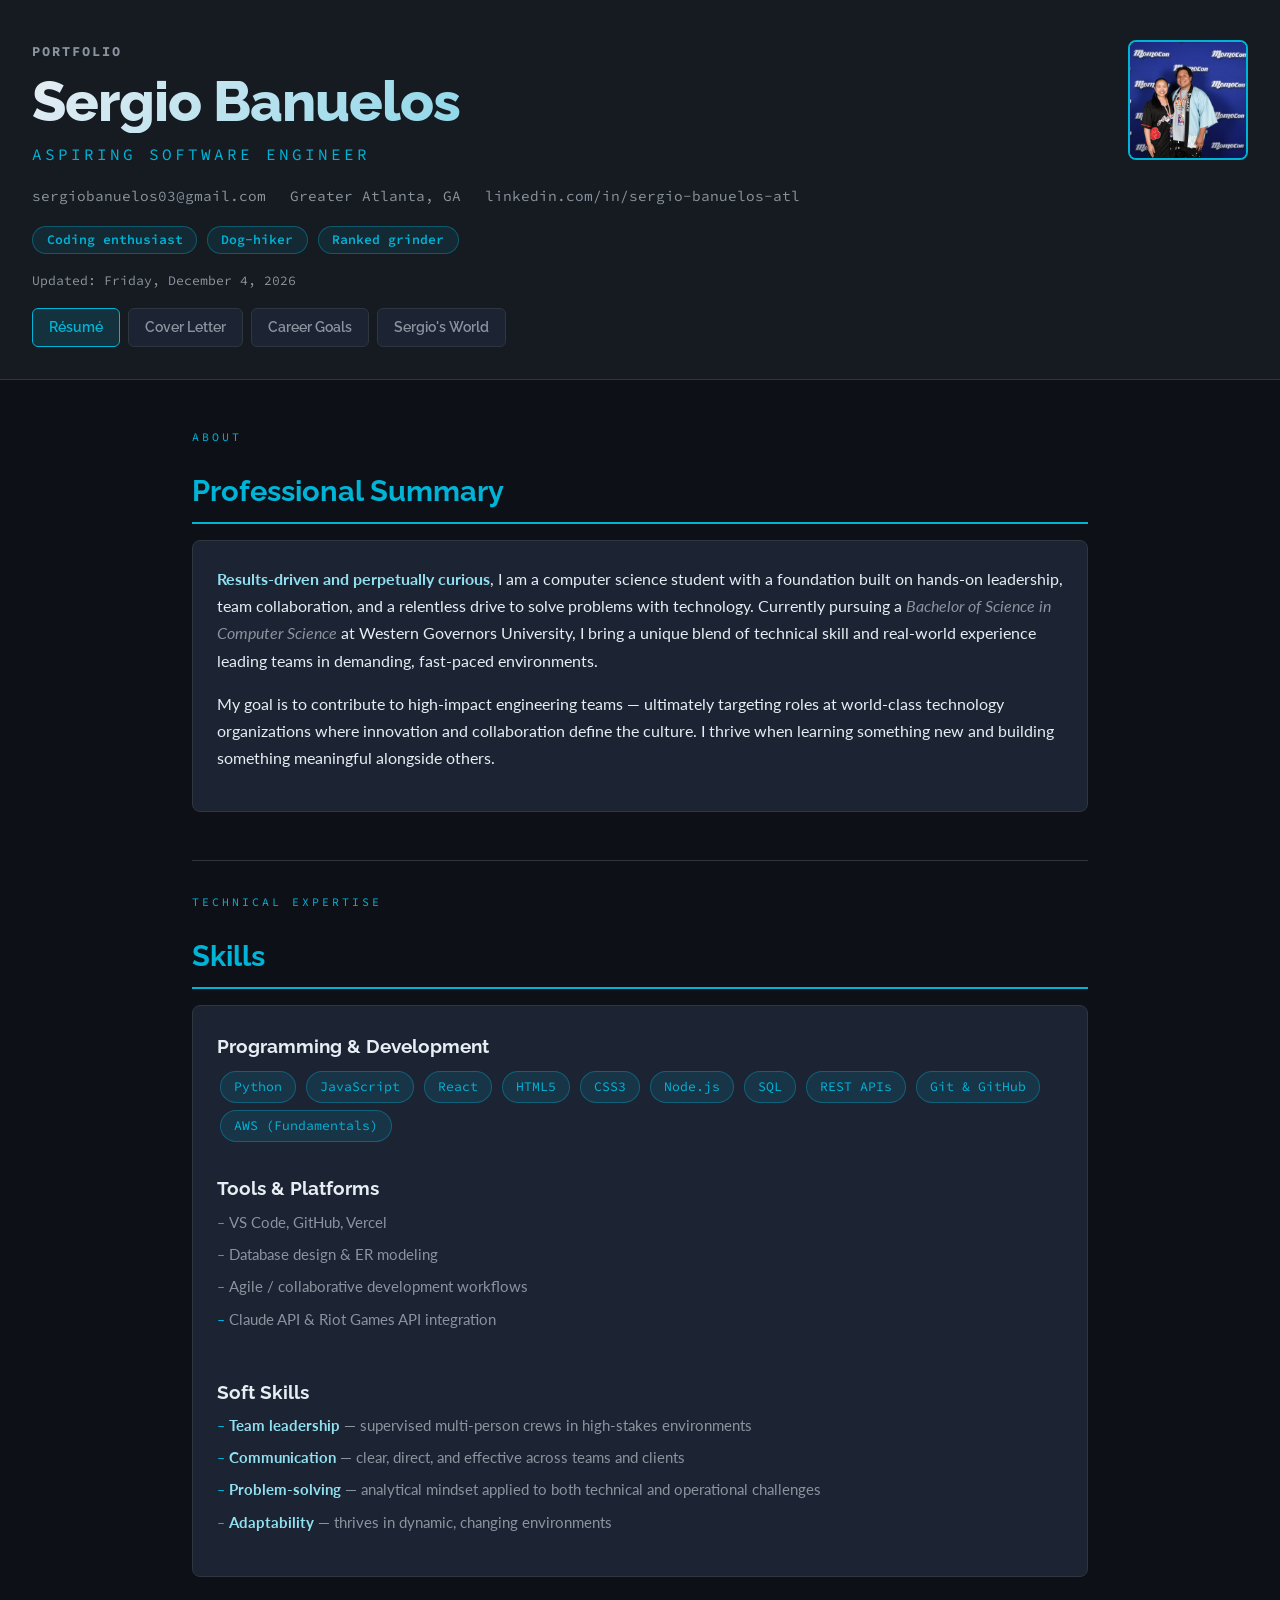
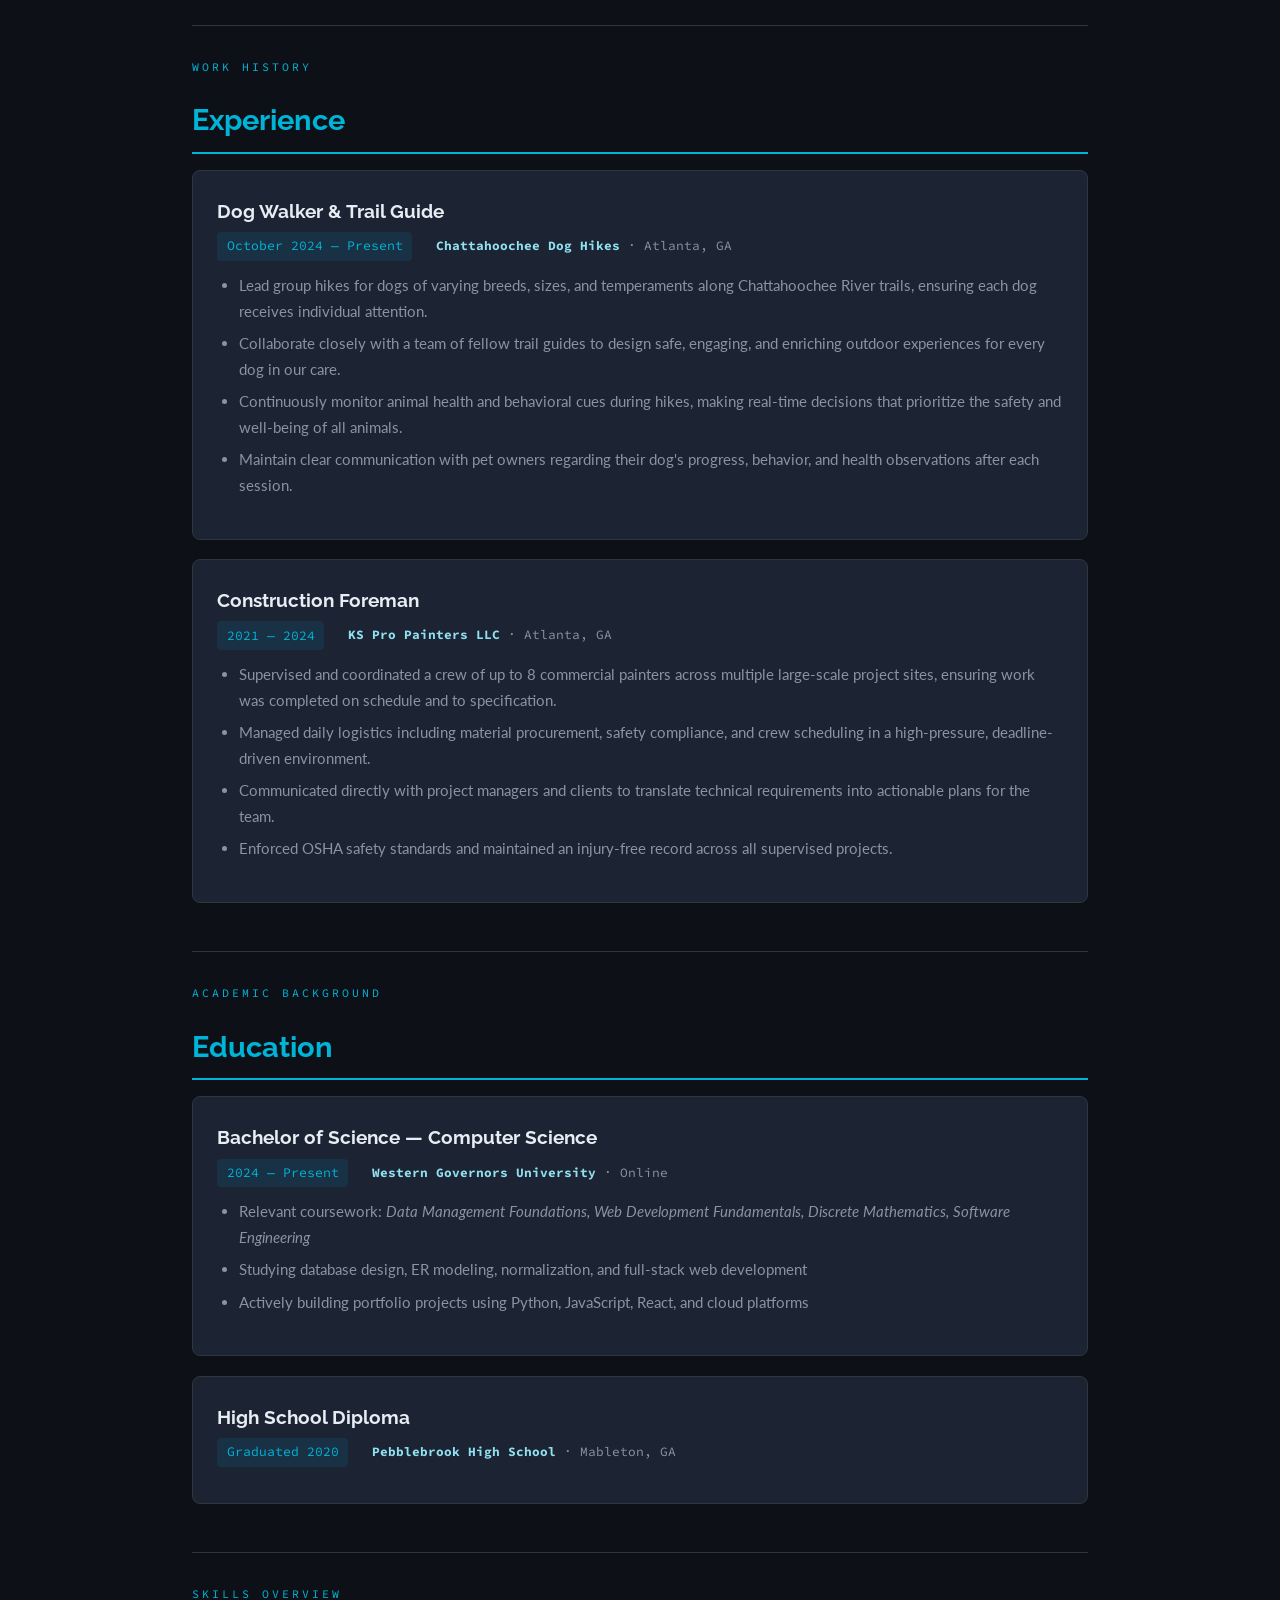
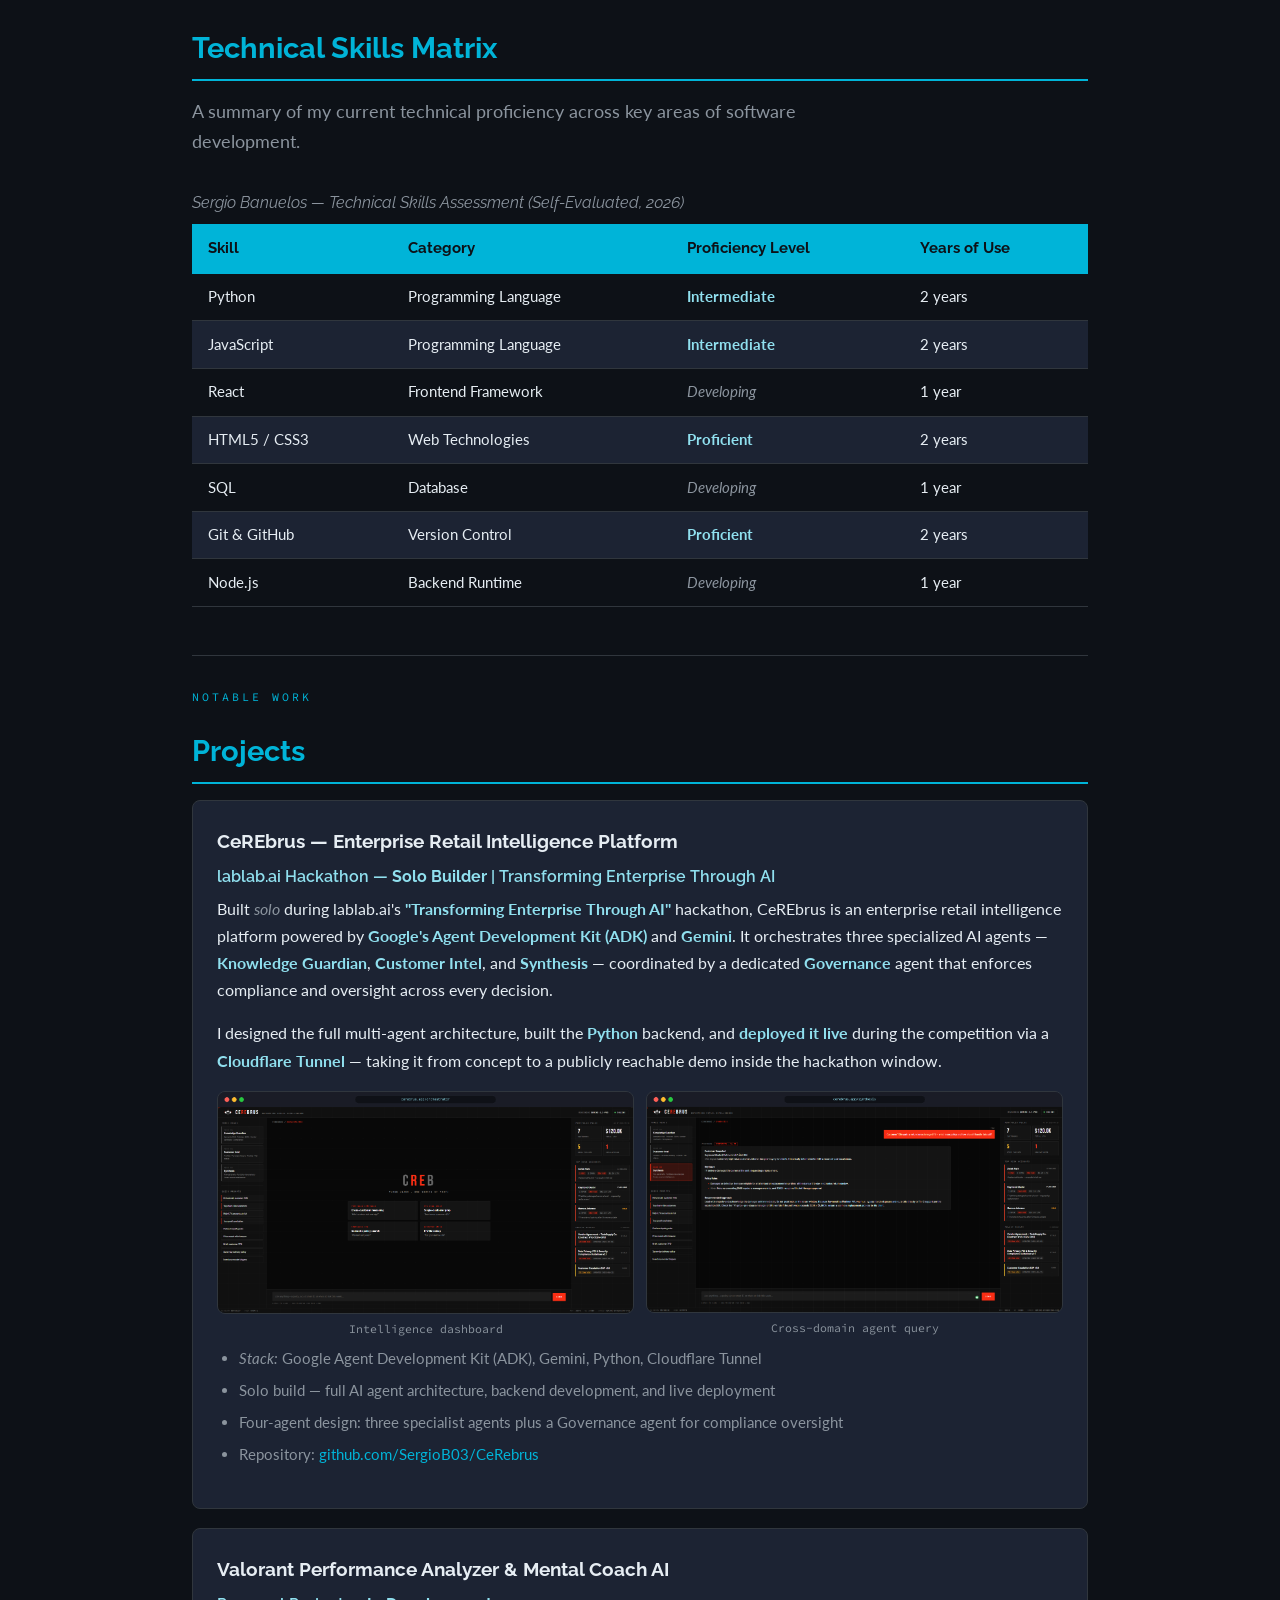
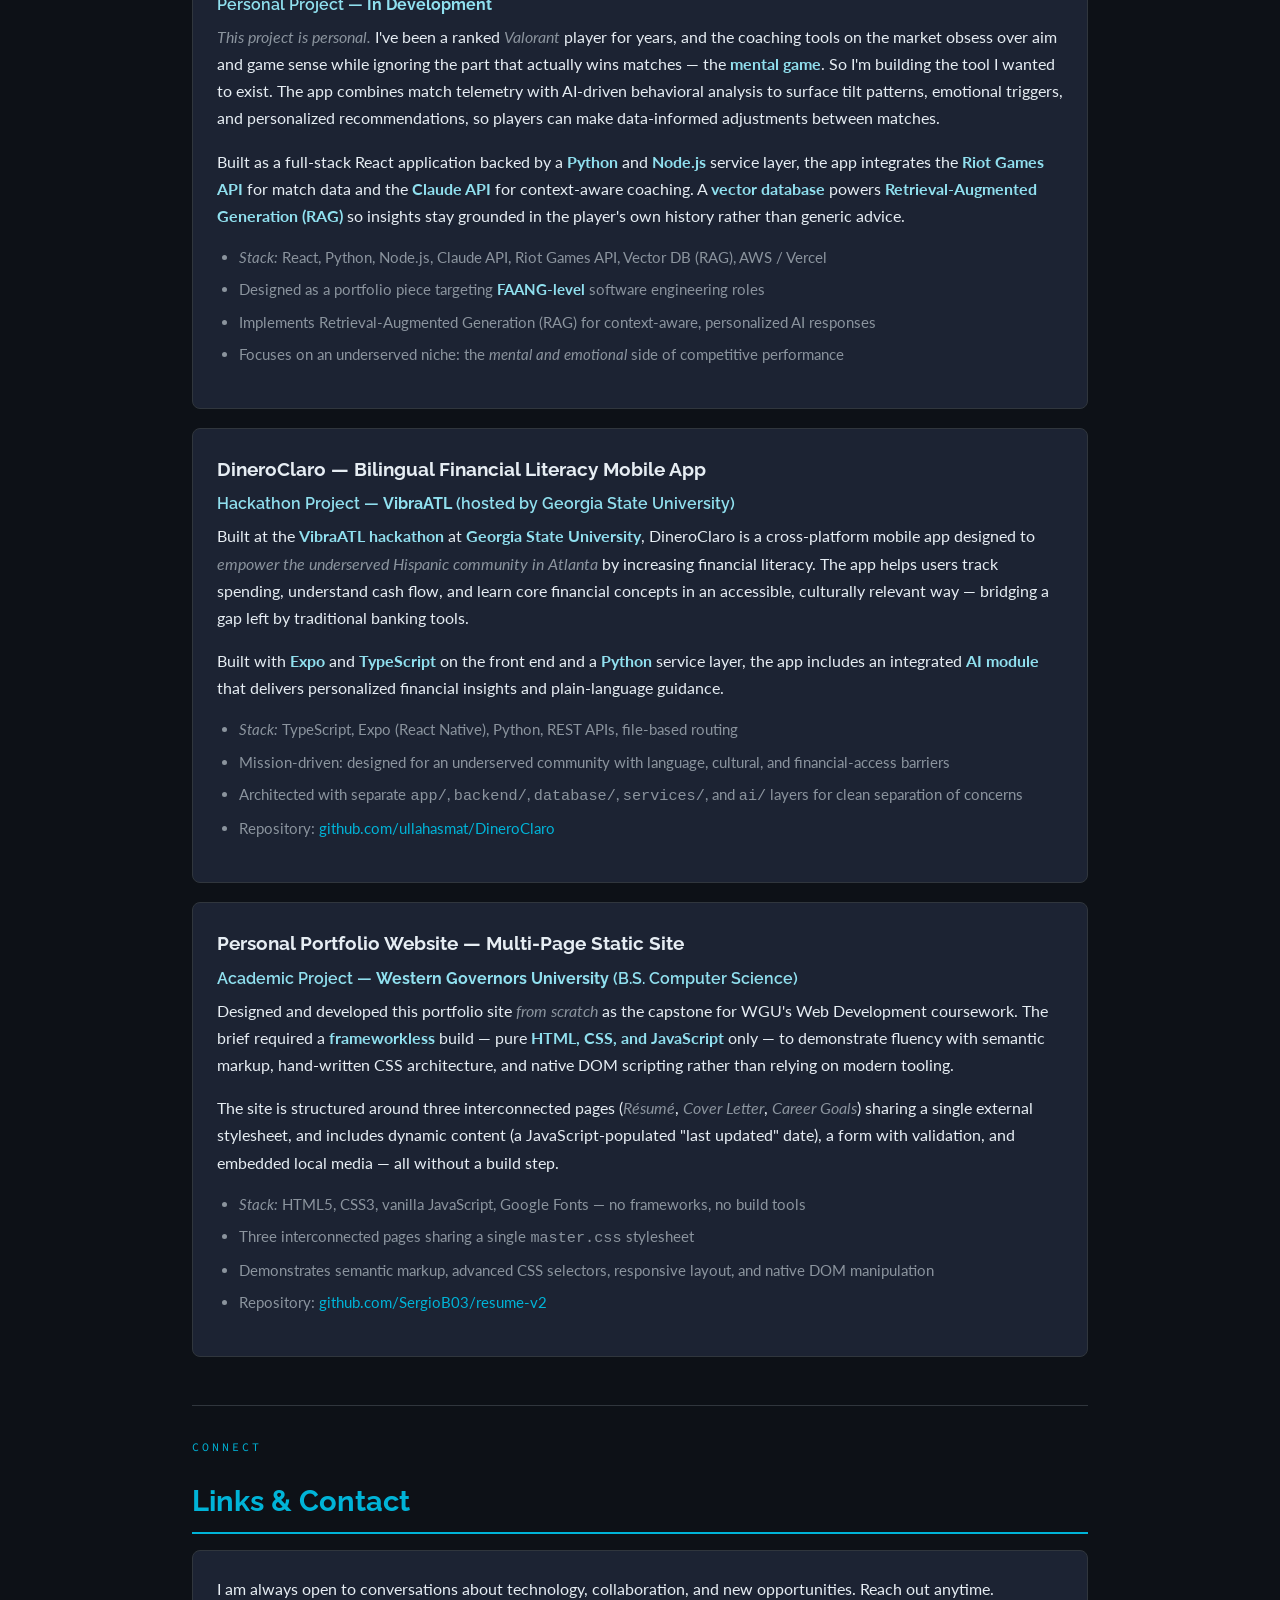
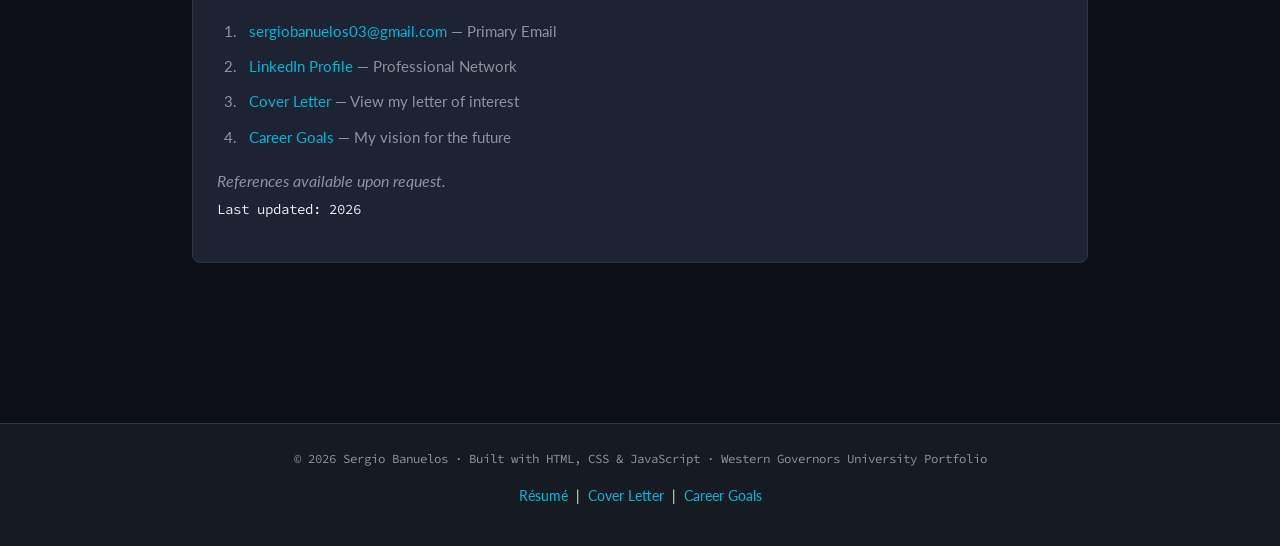
<file: resume.html>
<!DOCTYPE html>
<html lang="en">
<head>
  <meta charset="UTF-8" />
  <meta name="viewport" content="width=device-width, initial-scale=1.0" />
  <title>Résumé — Sergio Banuelos</title>
  <link rel="preconnect" href="https://fonts.googleapis.com" />
  <link rel="preconnect" href="https://fonts.gstatic.com" crossorigin />
  <link href="https://fonts.googleapis.com/css2?family=Raleway:wght@300;400;600;700;800&family=Lato:ital,wght@0,400;0,700;1,400&family=Source+Code+Pro:wght@400;600&display=swap" rel="stylesheet" />
  <link rel="stylesheet" href="master.css" />
</head>
<body>

  <!-- HEADER -->
  <header>
    <img id="profile-photo" src="media/profile.jpg" alt="Sergio Banuelos profile photo" />

    <h5>Portfolio</h5>
    <h1 class="hero-name">Sergio Banuelos</h1>
    <p class="hero-subtitle">Aspiring Software Engineer</p>

    <div class="contact-bar">
      <span><a href="mailto:sergiobanuelos03@gmail.com">sergiobanuelos03@gmail.com</a></span>
      <span>Greater Atlanta, GA</span>
      <span><a href="https://www.linkedin.com/in/sergio-banuelos-atl" target="_blank">linkedin.com/in/sergio-banuelos-atl</a></span>
    </div>

    <p class="identity-flair">
      <span class="flair-chip">Coding enthusiast</span>
      <span class="flair-chip">Dog-hiker</span>
      <span class="flair-chip">Ranked grinder</span>
    </p>

    <!-- JavaScript: Populate current date -->
    <div id="current-date"></div>
    <script>
      const today = new Date();
      const options = { weekday: 'long', year: 'numeric', month: 'long', day: 'numeric' };
      document.getElementById('current-date').textContent = 'Updated: ' + today.toLocaleDateString('en-US', options);

      // Console message
      console.log('Welcome to Sergio Banuelos\' portfolio! Built with HTML, CSS, and JavaScript.');

      // Scroll-reveal (progressive enhancement; no frameworks)
      document.documentElement.classList.add('js');
      document.addEventListener('DOMContentLoaded', function () {
        var targets = document.querySelectorAll('main section, article, .collage figure');
        targets.forEach(function (el) { el.classList.add('reveal'); });

        if (!('IntersectionObserver' in window)) {
          targets.forEach(function (el) { el.classList.add('is-visible'); });
          return;
        }

        var observer = new IntersectionObserver(function (entries) {
          entries.forEach(function (entry) {
            if (entry.isIntersecting) {
              entry.target.classList.add('is-visible');
              observer.unobserve(entry.target);
            }
          });
        }, { threshold: 0.08 });

        targets.forEach(function (el) { observer.observe(el); });
      });
    </script>

    <!-- NAV -->
    <nav aria-label="Portfolio navigation">
      <a href="resume.html" class="active">Résumé</a>
      <a href="cover-letter.html">Cover Letter</a>
      <a href="career-goals.html">Career Goals</a>
      <a href="resume-world.html">Sergio's World</a>
    </nav>
  </header>

  <!-- MAIN CONTENT -->
  <main>

    <!-- SUMMARY -->
    <section id="summary">
      <span class="section-label">About</span>
      <h2>Professional Summary</h2>
      <article>
        <p>
          <strong>Results-driven and perpetually curious</strong>, I am a computer science student with a foundation built on
          hands-on leadership, team collaboration, and a relentless drive to solve problems with technology.
          Currently pursuing a <em>Bachelor of Science in Computer Science</em> at Western Governors University,
          I bring a unique blend of technical skill and real-world experience leading teams in demanding, fast-paced environments.
        </p>
        <p>
          My goal is to contribute to high-impact engineering teams — ultimately targeting roles at world-class technology organizations
          where innovation and collaboration define the culture. I thrive when learning something new and building something meaningful alongside others.
        </p>
      </article>
    </section>

    <hr />

    <!-- SKILLS -->
    <section id="skills">
      <span class="section-label">Technical Expertise</span>
      <h2>Skills</h2>

      <article>
        <h3>Programming &amp; Development</h3>
        <div>
          <span class="skill-badge">Python</span>
          <span class="skill-badge">JavaScript</span>
          <span class="skill-badge">React</span>
          <span class="skill-badge">HTML5</span>
          <span class="skill-badge">CSS3</span>
          <span class="skill-badge">Node.js</span>
          <span class="skill-badge">SQL</span>
          <span class="skill-badge">REST APIs</span>
          <span class="skill-badge">Git &amp; GitHub</span>
          <span class="skill-badge">AWS (Fundamentals)</span>
        </div>

        <br />

        <h3>Tools &amp; Platforms</h3>
        <ul class="skills-list">
          <li>VS Code, GitHub, Vercel</li>
          <li>Database design &amp; ER modeling</li>
          <li>Agile / collaborative development workflows</li>
          <li>Claude API &amp; Riot Games API integration</li>
        </ul>

        <br />

        <h3>Soft Skills</h3>
        <ul class="skills-list">
          <li><strong>Team leadership</strong> — supervised multi-person crews in high-stakes environments</li>
          <li><strong>Communication</strong> — clear, direct, and effective across teams and clients</li>
          <li><strong>Problem-solving</strong> — analytical mindset applied to both technical and operational challenges</li>
          <li><strong>Adaptability</strong> — thrives in dynamic, changing environments</li>
        </ul>
      </article>
    </section>

    <hr />

    <!-- EXPERIENCE -->
    <section id="experience">
      <span class="section-label">Work History</span>
      <h2>Experience</h2>

      <article>
        <h3>Dog Walker &amp; Trail Guide</h3>
        <p class="job-meta">
          <span class="date-badge">October 2024 — Present</span>&nbsp;&nbsp;
          <strong>Chattahoochee Dog Hikes</strong> · Atlanta, GA
        </p>
        <ul>
          <li>Lead group hikes for dogs of varying breeds, sizes, and temperaments along Chattahoochee River trails, ensuring each dog receives individual attention.</li>
          <li>Collaborate closely with a team of fellow trail guides to design safe, engaging, and enriching outdoor experiences for every dog in our care.</li>
          <li>Continuously monitor animal health and behavioral cues during hikes, making real-time decisions that prioritize the safety and well-being of all animals.</li>
          <li>Maintain clear communication with pet owners regarding their dog's progress, behavior, and health observations after each session.</li>
        </ul>
      </article>

      <article>
        <h3>Construction Foreman</h3>
        <p class="job-meta">
          <span class="date-badge">2021 — 2024</span>&nbsp;&nbsp;
          <strong>KS Pro Painters LLC</strong> · Atlanta, GA
        </p>
        <ul>
          <li>Supervised and coordinated a crew of up to 8 commercial painters across multiple large-scale project sites, ensuring work was completed on schedule and to specification.</li>
          <li>Managed daily logistics including material procurement, safety compliance, and crew scheduling in a high-pressure, deadline-driven environment.</li>
          <li>Communicated directly with project managers and clients to translate technical requirements into actionable plans for the team.</li>
          <li>Enforced OSHA safety standards and maintained an injury-free record across all supervised projects.</li>
        </ul>
      </article>
    </section>

    <hr />

    <!-- EDUCATION -->
    <section id="education">
      <span class="section-label">Academic Background</span>
      <h2>Education</h2>

      <article>
        <h3>Bachelor of Science — Computer Science</h3>
        <p class="job-meta">
          <span class="date-badge">2024 — Present</span>&nbsp;&nbsp;
          <strong>Western Governors University</strong> · Online
        </p>
        <ul>
          <li>Relevant coursework: <em>Data Management Foundations, Web Development Fundamentals, Discrete Mathematics, Software Engineering</em></li>
          <li>Studying database design, ER modeling, normalization, and full-stack web development</li>
          <li>Actively building portfolio projects using Python, JavaScript, React, and cloud platforms</li>
        </ul>
      </article>

      <article>
        <h3>High School Diploma</h3>
        <p class="job-meta">
          <span class="date-badge">Graduated 2020</span>&nbsp;&nbsp;
          <strong>Pebblebrook High School</strong> · Mableton, GA
        </p>
      </article>
    </section>

    <hr />

    <!-- SKILLS TABLE -->
    <section id="skills-table">
      <span class="section-label">Skills Overview</span>
      <h2>Technical Skills Matrix</h2>
      <p class="page-intro">
        A summary of my current technical proficiency across key areas of software development.
      </p>

      <table>
        <caption>Sergio Banuelos — Technical Skills Assessment (Self-Evaluated, 2026)</caption>
        <thead>
          <tr>
            <th>Skill</th>
            <th>Category</th>
            <th>Proficiency Level</th>
            <th>Years of Use</th>
          </tr>
        </thead>
        <tbody>
          <tr>
            <td>Python</td>
            <td>Programming Language</td>
            <td><strong>Intermediate</strong></td>
            <td>2 years</td>
          </tr>
          <tr>
            <td>JavaScript</td>
            <td>Programming Language</td>
            <td><strong>Intermediate</strong></td>
            <td>2 years</td>
          </tr>
          <tr>
            <td>React</td>
            <td>Frontend Framework</td>
            <td><em>Developing</em></td>
            <td>1 year</td>
          </tr>
          <tr>
            <td>HTML5 / CSS3</td>
            <td>Web Technologies</td>
            <td><strong>Proficient</strong></td>
            <td>2 years</td>
          </tr>
          <tr>
            <td>SQL</td>
            <td>Database</td>
            <td><em>Developing</em></td>
            <td>1 year</td>
          </tr>
          <tr>
            <td>Git &amp; GitHub</td>
            <td>Version Control</td>
            <td><strong>Proficient</strong></td>
            <td>2 years</td>
          </tr>
          <tr>
            <td>Node.js</td>
            <td>Backend Runtime</td>
            <td><em>Developing</em></td>
            <td>1 year</td>
          </tr>
        </tbody>
      </table>
    </section>

    <hr />

    <!-- PROJECTS -->
    <section id="projects">
      <span class="section-label">Notable Work</span>
      <h2>Projects</h2>

      <article>
        <h3>CeREbrus — Enterprise Retail Intelligence Platform</h3>
        <h4>lablab.ai Hackathon — <strong>Solo Builder</strong> | Transforming Enterprise Through AI</h4>
        <p>
          Built <em>solo</em> during lablab.ai's <strong>"Transforming Enterprise Through AI"</strong> hackathon,
          CeREbrus is an enterprise retail intelligence platform powered by <strong>Google's Agent Development Kit (ADK)</strong>
          and <strong>Gemini</strong>. It orchestrates three specialized AI agents — <strong>Knowledge Guardian</strong>,
          <strong>Customer Intel</strong>, and <strong>Synthesis</strong> — coordinated by a dedicated
          <strong>Governance</strong> agent that enforces compliance and oversight across every decision.
        </p>
        <p>
          I designed the full multi-agent architecture, built the <strong>Python</strong> backend, and
          <strong>deployed it live</strong> during the competition via a <strong>Cloudflare Tunnel</strong> —
          taking it from concept to a publicly reachable demo inside the hackathon window.
        </p>
        <div class="project-shots">
          <figure>
            <img src="media/cerebrus-dashboard.png" alt="CeREbrus dashboard hero view" />
            <figcaption>Intelligence dashboard</figcaption>
          </figure>
          <figure>
            <img src="media/cerebrus-query.png" alt="CeREbrus cross-domain query interface" />
            <figcaption>Cross-domain agent query</figcaption>
          </figure>
        </div>
        <ul>
          <li><em>Stack:</em> Google Agent Development Kit (ADK), Gemini, Python, Cloudflare Tunnel</li>
          <li>Solo build — full AI agent architecture, backend development, and live deployment</li>
          <li>Four-agent design: three specialist agents plus a Governance agent for compliance oversight</li>
          <li>Repository: <a href="https://github.com/SergioB03/CeRebrus" target="_blank">github.com/SergioB03/CeRebrus</a></li>
        </ul>
      </article>

      <article>
        <h3>Valorant Performance Analyzer &amp; Mental Coach AI</h3>
        <h4>Personal Project — <strong>In Development</strong></h4>
        <p>
          <em>This project is personal.</em> I've been a ranked <em>Valorant</em> player for years, and the coaching tools
          on the market obsess over aim and game sense while ignoring the part that actually wins matches — the
          <strong>mental game</strong>. So I'm building the tool I wanted to exist. The app combines match telemetry with
          AI-driven behavioral analysis to surface tilt patterns, emotional triggers, and personalized recommendations,
          so players can make data-informed adjustments between matches.
        </p>
        <p>
          Built as a full-stack React application backed by a <strong>Python</strong> and <strong>Node.js</strong> service layer,
          the app integrates the <strong>Riot Games API</strong> for match data and the <strong>Claude API</strong> for
          context-aware coaching. A <strong>vector database</strong> powers <strong>Retrieval-Augmented Generation (RAG)</strong>
          so insights stay grounded in the player's own history rather than generic advice.
        </p>
        <ul>
          <li><em>Stack:</em> React, Python, Node.js, Claude API, Riot Games API, Vector DB (RAG), AWS / Vercel</li>
          <li>Designed as a portfolio piece targeting <strong>FAANG-level</strong> software engineering roles</li>
          <li>Implements Retrieval-Augmented Generation (RAG) for context-aware, personalized AI responses</li>
          <li>Focuses on an underserved niche: the <em>mental and emotional</em> side of competitive performance</li>
        </ul>
      </article>

      <article>
        <h3>DineroClaro — Bilingual Financial Literacy Mobile App</h3>
        <h4>Hackathon Project — <strong>VibraATL</strong> (hosted by Georgia State University)</h4>
        <p>
          Built at the <strong>VibraATL hackathon</strong> at <strong>Georgia State University</strong>, DineroClaro is a
          cross-platform mobile app designed to <em>empower the underserved Hispanic community in Atlanta</em> by
          increasing financial literacy. The app helps users track spending, understand cash flow, and learn core
          financial concepts in an accessible, culturally relevant way — bridging a gap left by traditional banking tools.
        </p>
        <p>
          Built with <strong>Expo</strong> and <strong>TypeScript</strong> on the front end and a <strong>Python</strong> service layer,
          the app includes an integrated <strong>AI module</strong> that delivers personalized financial insights and
          plain-language guidance.
        </p>
        <ul>
          <li><em>Stack:</em> TypeScript, Expo (React Native), Python, REST APIs, file-based routing</li>
          <li>Mission-driven: designed for an underserved community with language, cultural, and financial-access barriers</li>
          <li>Architected with separate <code>app/</code>, <code>backend/</code>, <code>database/</code>, <code>services/</code>, and <code>ai/</code> layers for clean separation of concerns</li>
          <li>Repository: <a href="https://github.com/ullahasmat/DineroClaro" target="_blank">github.com/ullahasmat/DineroClaro</a></li>
        </ul>
      </article>

      <article>
        <h3>Personal Portfolio Website — Multi-Page Static Site</h3>
        <h4>Academic Project — <strong>Western Governors University</strong> (B.S. Computer Science)</h4>
        <p>
          Designed and developed this portfolio site <em>from scratch</em> as the capstone for WGU's Web Development
          coursework. The brief required a <strong>frameworkless</strong> build — pure <strong>HTML, CSS, and JavaScript</strong> only —
          to demonstrate fluency with semantic markup, hand-written CSS architecture, and native DOM scripting rather
          than relying on modern tooling.
        </p>
        <p>
          The site is structured around three interconnected pages (<em>Résumé</em>, <em>Cover Letter</em>, <em>Career Goals</em>)
          sharing a single external stylesheet, and includes dynamic content (a JavaScript-populated "last updated" date),
          a form with validation, and embedded local media — all without a build step.
        </p>
        <ul>
          <li><em>Stack:</em> HTML5, CSS3, vanilla JavaScript, Google Fonts — no frameworks, no build tools</li>
          <li>Three interconnected pages sharing a single <code>master.css</code> stylesheet</li>
          <li>Demonstrates semantic markup, advanced CSS selectors, responsive layout, and native DOM manipulation</li>
          <li>Repository: <a href="https://github.com/SergioB03/resume-v2" target="_blank">github.com/SergioB03/resume-v2</a></li>
        </ul>
      </article>
    </section>

    <hr />

    <!-- LINKS -->
    <section id="links">
      <span class="section-label">Connect</span>
      <h2>Links &amp; Contact</h2>
      <article>
        <p>I am always open to conversations about technology, collaboration, and new opportunities. Reach out anytime.</p>
        <ol class="timeline">
          <li><a href="mailto:sergiobanuelos03@gmail.com">sergiobanuelos03@gmail.com</a> — Primary Email</li>
          <li><a href="https://www.linkedin.com/in/sergio-banuelos-atl" target="_blank">LinkedIn Profile</a> — Professional Network</li>
          <li><a href="cover-letter.html">Cover Letter</a> — View my letter of interest</li>
          <li><a href="career-goals.html">Career Goals</a> — My vision for the future</li>
        </ol>
        <p>
          <em>References available upon request.</em>
          <br />
          <span class="mono-text">Last updated: 2026</span>
        </p>
      </article>
    </section>

  </main>

  <!-- FOOTER -->
  <footer>
    <p id="site-footer-text">
      &copy; 2026 Sergio Banuelos · Built with HTML, CSS &amp; JavaScript · Western Governors University Portfolio
    </p>
    <p><a href="resume.html">Résumé</a> &nbsp;|&nbsp; <a href="cover-letter.html">Cover Letter</a> &nbsp;|&nbsp; <a href="career-goals.html">Career Goals</a></p>
  </footer>

</body>
</html>
</file>
<file: master.css>
/* =============================================
   master.css — Sergio Banuelos Portfolio
   ============================================= */

/* Universal Selector */
* {
  box-sizing: border-box;
  margin: 0;
  padding: 0;
}

/* CSS Variables */
:root {
  --bg-primary: #0d1117;
  --bg-secondary: #161b22;
  --bg-card: #1c2333;
  --accent-cyan: #00b4d8;
  --accent-light: #90e0ef;
  --text-primary: #e6edf3;
  --text-muted: #8b949e;
  --border-color: #30363d;
  --font-heading: 'Raleway', sans-serif;
  --font-body: 'Lato', sans-serif;
  --font-mono: 'Source Code Pro', monospace;
}

/* =============================================
   Element Selectors
   ============================================= */

html {
  scroll-behavior: smooth;
}

body {
  background-color: var(--bg-primary);
  color: var(--text-primary);
  font-family: var(--font-body);
  font-size: 16px;
  line-height: 1.7;
  min-height: 100vh;
}

h1 {
  font-family: var(--font-heading);
  font-size: 3rem;
  font-weight: 800;
  letter-spacing: -1px;
  color: var(--text-primary);
  line-height: 1.1;
}

h2 {
  font-family: var(--font-heading);
  font-size: 1.8rem;
  font-weight: 700;
  color: var(--accent-cyan);
  margin-bottom: 1rem;
  padding-bottom: 0.4rem;
  border-bottom: 2px solid var(--accent-cyan);
}

h3 {
  font-family: var(--font-heading);
  font-size: 1.2rem;
  font-weight: 700;
  color: var(--text-primary);
  margin-bottom: 0.3rem;
}

h4 {
  font-family: var(--font-heading);
  font-size: 1rem;
  font-weight: 600;
  color: var(--accent-light);
  margin-bottom: 0.3rem;
}

h5 {
  font-family: var(--font-mono);
  font-size: 0.85rem;
  color: var(--text-muted);
  text-transform: uppercase;
  letter-spacing: 2px;
  margin-bottom: 0.5rem;
}

h6 {
  font-size: 0.9rem;
  color: var(--text-muted);
  font-weight: 400;
}

p {
  margin-bottom: 1rem;
  color: var(--text-primary);
}

a {
  color: var(--accent-cyan);
  text-decoration: none;
  transition: color 0.2s ease;
}

ul, ol {
  padding-left: 1.5rem;
  margin-bottom: 1rem;
}

li {
  margin-bottom: 0.4rem;
  color: var(--text-primary);
}

hr {
  border: none;
  border-top: 1px solid var(--border-color);
  margin: 2rem 0;
}

table {
  width: 100%;
  border-collapse: collapse;
  margin-bottom: 1.5rem;
  font-size: 0.95rem;
}

th {
  background-color: var(--accent-cyan);
  color: var(--bg-primary);
  font-family: var(--font-heading);
  font-weight: 700;
  padding: 0.75rem 1rem;
  text-align: left;
}

td {
  padding: 0.65rem 1rem;
  border-bottom: 1px solid var(--border-color);
  color: var(--text-primary);
}

caption {
  font-family: var(--font-heading);
  font-size: 1rem;
  color: var(--text-muted);
  font-style: italic;
  margin-bottom: 0.5rem;
  text-align: left;
}

strong {
  color: var(--accent-light);
  font-weight: 700;
}

em {
  font-style: italic;
  color: var(--text-muted);
}

mark {
  background-color: rgba(0, 180, 216, 0.25);
  color: var(--accent-cyan);
  padding: 0 4px;
  border-radius: 3px;
}

header {
  background-color: var(--bg-secondary);
  border-bottom: 1px solid var(--border-color);
  padding: 2.5rem 2rem 2rem;
}

footer {
  background-color: var(--bg-secondary);
  border-top: 1px solid var(--border-color);
  padding: 1.5rem 2rem;
  text-align: center;
  color: var(--text-muted);
  font-size: 0.85rem;
  margin-top: 4rem;
}

main {
  max-width: 960px;
  margin: 0 auto;
  padding: 3rem 2rem;
}

section {
  margin-bottom: 3rem;
}

article {
  background-color: var(--bg-card);
  border: 1px solid var(--border-color);
  border-radius: 8px;
  padding: 1.5rem;
  margin-bottom: 1.2rem;
  transition: border-color 0.2s ease;
}

nav {
  display: flex;
  gap: 0.5rem;
  flex-wrap: wrap;
  margin-top: 1rem;
}

form {
  background-color: var(--bg-card);
  border: 1px solid var(--border-color);
  border-radius: 8px;
  padding: 2rem;
}

input, textarea, select {
  background-color: var(--bg-secondary);
  border: 1px solid var(--border-color);
  border-radius: 6px;
  color: var(--text-primary);
  font-family: var(--font-body);
  font-size: 0.95rem;
  padding: 0.6rem 0.9rem;
  width: 100%;
  margin-top: 0.3rem;
  transition: border-color 0.2s ease;
}

textarea {
  resize: vertical;
  min-height: 120px;
}

label {
  display: block;
  font-weight: 600;
  color: var(--text-primary);
  margin-bottom: 0.2rem;
  font-size: 0.9rem;
}

audio, video {
  display: block;
  margin: 1rem 0;
  border-radius: 8px;
  border: 1px solid var(--border-color);
}

video {
  width: 100%;
  max-width: 640px;
}

img {
  border-radius: 8px;
  border: 2px solid var(--accent-cyan);
}

span {
  font-family: var(--font-mono);
}

/* =============================================
   Class Selectors
   ============================================= */

.hero-name {
  font-size: 3.5rem;
  background: linear-gradient(135deg, var(--text-primary), var(--accent-cyan));
  -webkit-background-clip: text;
  -webkit-text-fill-color: transparent;
  background-clip: text;
}

.hero-subtitle {
  font-family: var(--font-mono);
  color: var(--accent-cyan);
  font-size: 1rem;
  letter-spacing: 3px;
  text-transform: uppercase;
  margin-top: 0.5rem;
}

.contact-bar {
  display: flex;
  flex-wrap: wrap;
  gap: 1.5rem;
  margin-top: 1rem;
  font-size: 0.9rem;
  color: var(--text-muted);
}

.contact-bar a {
  color: var(--text-muted);
  transition: color 0.2s;
}

.skill-badge {
  display: inline-block;
  background-color: rgba(0, 180, 216, 0.12);
  border: 1px solid rgba(0, 180, 216, 0.35);
  color: var(--accent-cyan);
  border-radius: 20px;
  padding: 0.25rem 0.8rem;
  font-size: 0.82rem;
  font-family: var(--font-mono);
  margin: 0.2rem;
}

.job-meta {
  font-family: var(--font-mono);
  font-size: 0.8rem;
  color: var(--text-muted);
  margin-bottom: 0.75rem;
}

.date-badge {
  font-family: var(--font-mono);
  font-size: 0.82rem;
  background-color: rgba(0, 180, 216, 0.1);
  color: var(--accent-cyan);
  padding: 0.2rem 0.6rem;
  border-radius: 4px;
  display: inline-block;
}

.section-label {
  font-family: var(--font-mono);
  font-size: 0.72rem;
  text-transform: uppercase;
  letter-spacing: 3px;
  color: var(--accent-cyan);
  margin-bottom: 1.2rem;
  display: block;
}

.form-group {
  margin-bottom: 1.2rem;
}

.radio-group {
  display: flex;
  gap: 1.5rem;
  margin-top: 0.4rem;
  flex-wrap: wrap;
}

.radio-group label {
  display: flex;
  align-items: center;
  gap: 0.4rem;
  font-weight: 400;
  cursor: pointer;
}

.radio-group input[type="radio"] {
  width: auto;
  margin: 0;
}

.two-col {
  display: grid;
  grid-template-columns: 1fr 1fr;
  gap: 1rem;
}

.media-section {
  margin-bottom: 2rem;
}

.media-label {
  font-family: var(--font-heading);
  font-size: 1rem;
  color: var(--accent-light);
  margin-bottom: 0.5rem;
}

.cover-letter-body {
  max-width: 700px;
  line-height: 1.9;
}

.goal-card {
  background: linear-gradient(135deg, var(--bg-card), var(--bg-secondary));
  border-left: 4px solid var(--accent-cyan);
  border-radius: 0 8px 8px 0;
  padding: 1.5rem;
  margin-bottom: 1.2rem;
}

.page-intro {
  font-size: 1.1rem;
  color: var(--text-muted);
  max-width: 680px;
  margin-bottom: 2rem;
}

/* =============================================
   ID Selectors
   ============================================= */

#current-date {
  font-family: var(--font-mono);
  font-size: 0.82rem;
  color: var(--text-muted);
  margin-top: 0.5rem;
}

#site-footer-text {
  font-family: var(--font-mono);
  font-size: 0.78rem;
  color: var(--text-muted);
}

#profile-photo {
  width: 120px;
  height: 120px;
  object-fit: cover;
  float: right;
  margin-left: 2rem;
}

#page-tagline {
  font-size: 1.3rem;
  color: var(--text-muted);
  font-weight: 300;
  margin-top: 0.5rem;
}

/* =============================================
   Descendant Selectors
   ============================================= */

nav a {
  background-color: var(--bg-card);
  border: 1px solid var(--border-color);
  border-radius: 6px;
  color: var(--text-muted);
  padding: 0.4rem 1rem;
  font-size: 0.88rem;
  font-family: var(--font-heading);
  font-weight: 600;
  transition: all 0.2s ease;
}

header h1 {
  margin-bottom: 0.2rem;
}

article ul {
  list-style: disc;
  padding-left: 1.4rem;
}

article li {
  color: var(--text-muted);
  font-size: 0.95rem;
}

form label {
  font-family: var(--font-body);
}

table tr:nth-child(even) {
  background-color: var(--bg-card);
}

/* =============================================
   Pseudo-class Selectors
   ============================================= */

a:hover {
  color: var(--accent-light);
}

nav a:hover {
  background-color: var(--accent-cyan);
  color: var(--bg-primary);
  border-color: var(--accent-cyan);
}

nav a.active {
  background-color: rgba(0, 180, 216, 0.15);
  border-color: var(--accent-cyan);
  color: var(--accent-cyan);
}

article:hover {
  border-color: var(--accent-cyan);
}

input:focus, textarea:focus, select:focus {
  outline: none;
  border-color: var(--accent-cyan);
  box-shadow: 0 0 0 3px rgba(0, 180, 216, 0.15);
}

.btn-submit:hover {
  background-color: var(--accent-light);
  color: var(--bg-primary);
}

tr:hover {
  background-color: rgba(0, 180, 216, 0.05);
}

/* =============================================
   List Style Properties
   ============================================= */

ul.skills-list {
  list-style: none;
  padding-left: 0;
}

ul.skills-list li::before {
  content: "– ";
  color: var(--accent-cyan);
  font-size: 0.9rem;
}

ol.timeline {
  list-style: decimal;
  padding-left: 1.5rem;
}

ol.timeline li {
  padding-left: 0.5rem;
  margin-bottom: 0.6rem;
}

ul.nav-list {
  list-style-type: none;
  padding-left: 0;
}

/* =============================================
   Font Properties
   ============================================= */

.mono-text {
  font-family: var(--font-mono);
  font-size: 0.88rem;
}

.display-text {
  font-family: var(--font-heading);
  font-weight: 800;
}

/* =============================================
   Submit Button
   ============================================= */

.btn-submit {
  background-color: var(--accent-cyan);
  color: var(--bg-primary);
  border: none;
  border-radius: 6px;
  padding: 0.75rem 2rem;
  font-family: var(--font-heading);
  font-weight: 700;
  font-size: 1rem;
  cursor: pointer;
  transition: background-color 0.2s ease;
  margin-top: 1rem;
}

/* =============================================
   Responsive
   ============================================= */

/* =============================================
   Page Transitions (View Transitions API — MPA)
   Vanilla CSS; gracefully ignored where unsupported
   ============================================= */

@view-transition {
  navigation: auto;
}

::view-transition-old(root) {
  animation: vt-fade-out 0.28s ease both;
}

::view-transition-new(root) {
  animation: vt-fade-in 0.34s ease both;
}

@keyframes vt-fade-out {
  to { opacity: 0; transform: translateY(-8px); }
}

@keyframes vt-fade-in {
  from { opacity: 0; transform: translateY(12px); }
  to { opacity: 1; transform: none; }
}

/* =============================================
   On-load + Scroll Reveal (progressive enhancement)
   Hidden states ONLY apply when JS is present (.js)
   ============================================= */

.js .reveal {
  opacity: 0;
  transform: translateY(22px);
  transition: opacity 0.6s ease, transform 0.6s ease;
}

.js .reveal.is-visible {
  opacity: 1;
  transform: none;
}

/* Staggered reveal for collage tiles */
.js .collage .reveal:nth-child(2) { transition-delay: 0.06s; }
.js .collage .reveal:nth-child(3) { transition-delay: 0.12s; }
.js .collage .reveal:nth-child(4) { transition-delay: 0.18s; }
.js .collage .reveal:nth-child(5) { transition-delay: 0.24s; }
.js .collage .reveal:nth-child(6) { transition-delay: 0.30s; }
.js .collage .reveal:nth-child(7) { transition-delay: 0.36s; }
.js .collage .reveal:nth-child(8) { transition-delay: 0.42s; }

/* =============================================
   Identity Flair — coder / dog-hiker / gamer
   (uses the CSS `font` shorthand property)
   ============================================= */

.identity-flair {
  display: flex;
  flex-wrap: wrap;
  gap: 0.6rem;
  margin-top: 1.1rem;
}

.flair-chip {
  font: 600 0.82rem/1 var(--font-mono);
  display: inline-flex;
  align-items: center;
  gap: 0.4rem;
  color: var(--accent-cyan);
  background-color: rgba(0, 180, 216, 0.1);
  border: 1px solid rgba(0, 180, 216, 0.35);
  border-radius: 20px;
  padding: 0.4rem 0.85rem;
  transition: transform 0.2s ease, background-color 0.2s ease, box-shadow 0.2s ease;
}

.flair-chip:hover {
  transform: translateY(-2px);
  background-color: rgba(0, 180, 216, 0.2);
  box-shadow: 0 4px 14px rgba(0, 180, 216, 0.18);
}

/* =============================================
   Collage — themed stock imagery
   ============================================= */

.collage {
  display: grid;
  grid-template-columns: repeat(4, 1fr);
  grid-auto-rows: 130px;
  grid-auto-flow: dense;
  gap: 0.75rem;
  margin: 1.5rem 0 2rem;
}

.collage figure {
  position: relative;
  margin: 0;
  overflow: hidden;
  border-radius: 10px;
  border: 1px solid var(--border-color);
}

.collage figure:nth-child(1) {
  grid-column: span 2;
  grid-row: span 2;
}

.collage figure:nth-child(6) {
  grid-column: span 2;
}

.collage img {
  width: 100%;
  height: 100%;
  object-fit: cover;
  display: block;
  border: none;
  border-radius: 0;
  filter: saturate(0.85) brightness(0.82);
  transition: transform 0.5s ease, filter 0.5s ease;
}

.collage figure:hover img {
  transform: scale(1.08);
  filter: saturate(1.1) brightness(1);
}

.collage figcaption {
  position: absolute;
  left: 0;
  right: 0;
  bottom: 0;
  font-family: var(--font-mono);
  font-size: 0.7rem;
  letter-spacing: 1px;
  text-transform: uppercase;
  color: var(--text-primary);
  background: linear-gradient(transparent, rgba(13, 17, 23, 0.9));
  padding: 1.4rem 0.7rem 0.55rem;
  opacity: 0;
  transition: opacity 0.35s ease;
}

.collage figure:hover figcaption {
  opacity: 1;
}

/* =============================================
   Interview-style Q&A
   (uses the CSS `font` shorthand property)
   ============================================= */

.interview {
  display: grid;
  gap: 1rem;
}

.interview-item {
  background-color: var(--bg-card);
  border: 1px solid var(--border-color);
  border-left: 4px solid var(--accent-cyan);
  border-radius: 0 8px 8px 0;
  padding: 1.1rem 1.3rem;
  transition: border-color 0.2s ease, transform 0.2s ease;
}

.interview-item:hover {
  border-color: var(--accent-cyan);
  transform: translateX(3px);
}

.interview-q {
  font: italic 700 1.05rem/1.4 var(--font-heading);
  color: var(--accent-light);
  margin-bottom: 0.4rem;
}

.interview-a {
  color: var(--text-muted);
  margin-bottom: 0;
}

/* =============================================
   Sources & Credits
   ============================================= */

.credits-list {
  list-style: square;
  font-size: 0.85rem;
  color: var(--text-muted);
}

.credits-list li {
  color: var(--text-muted);
}

/* =============================================
   Project Screenshots
   ============================================= */

.project-shots {
  display: grid;
  grid-template-columns: 1fr 1fr;
  gap: 0.75rem;
  margin: 1.1rem 0 0.4rem;
}

.project-shots figure {
  margin: 0;
}

.project-shots img {
  width: 100%;
  height: auto;
  display: block;
  border: 1px solid var(--border-color);
  border-radius: 8px;
  transition: transform 0.3s ease, border-color 0.3s ease;
}

.project-shots img:hover {
  transform: translateY(-3px);
  border-color: var(--accent-cyan);
}

.project-shots figcaption {
  font-family: var(--font-mono);
  font-size: 0.72rem;
  color: var(--text-muted);
  margin-top: 0.35rem;
  text-align: center;
}

@media (max-width: 640px) {
  .project-shots { grid-template-columns: 1fr; }
}

/* =============================================
   Responsive
   ============================================= */

@media (max-width: 640px) {
  h1 { font-size: 2rem; }
  .hero-name { font-size: 2.2rem; }
  .two-col { grid-template-columns: 1fr; }
  #profile-photo { float: none; margin: 0 0 1rem 0; }
  nav { gap: 0.4rem; }

  .collage {
    grid-template-columns: repeat(2, 1fr);
    grid-auto-rows: 110px;
  }
  .collage figure:nth-child(1) { grid-column: span 2; grid-row: span 1; }
  .collage figure:nth-child(6) { grid-column: span 2; }
  .collage figcaption { opacity: 1; }
}

/* =============================================
   Reduced-motion accessibility
   ============================================= */

@media (prefers-reduced-motion: reduce) {
  html { scroll-behavior: auto; }
  .js .reveal { opacity: 1 !important; transform: none !important; transition: none; }
  .collage img,
  .collage figure:hover img { transition: none; }
  ::view-transition-old(root),
  ::view-transition-new(root) { animation: none; }
}
</file>
